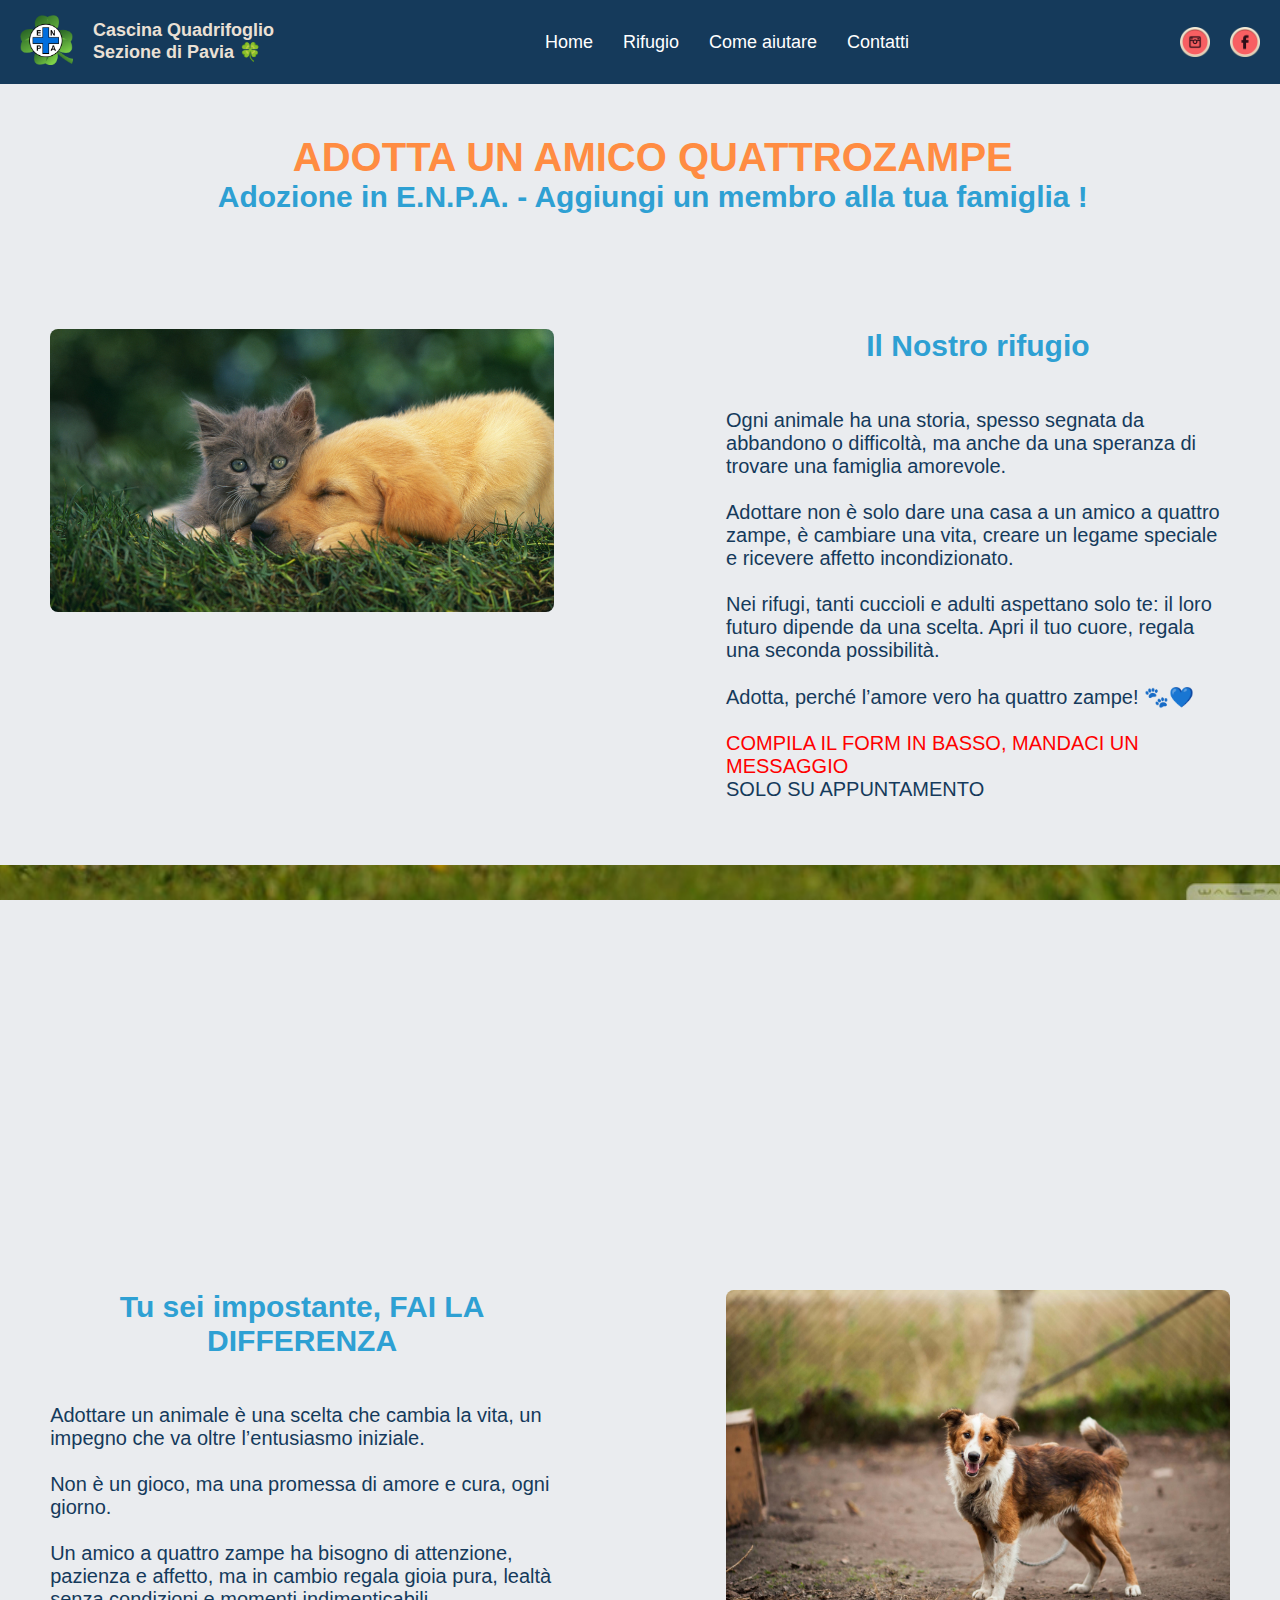
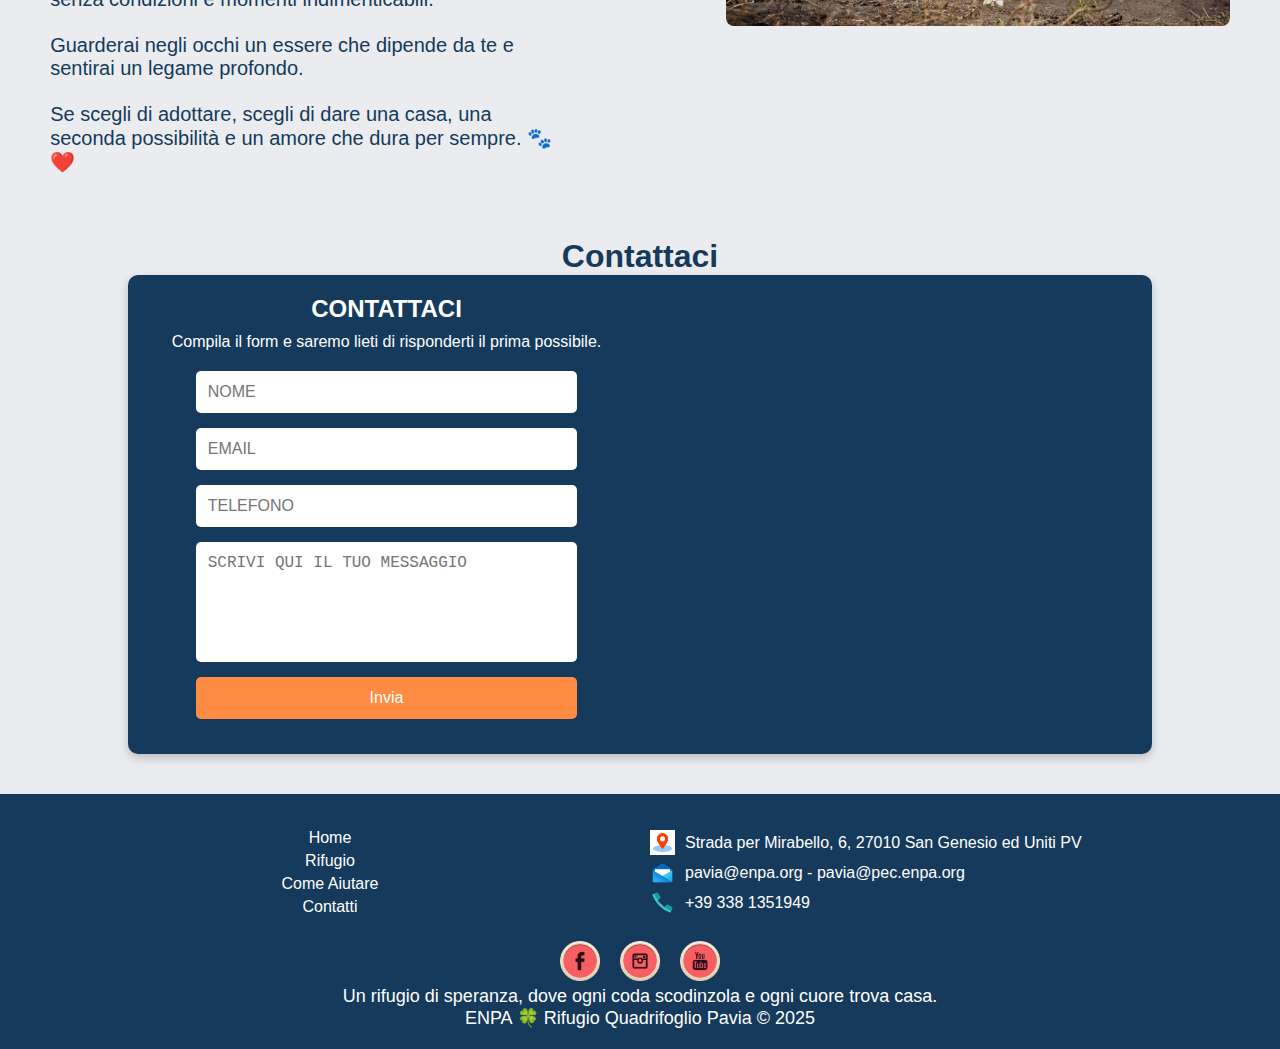
<file: adozioni.html>
<!DOCTYPE html>
<html lang="it">
<head>
    <meta charset="UTF-8">
    <meta name="viewport" content="width=device-width, initial-scale=1.0">
    <title>ENPA cascina quadrifoglio / canile</title>
    <style>
        /* Colori principali */
        :root {
            --blu-enpa: #2EA0D3;
            --bianco: #FFFFFF;
            --blu-notte: #153A5B;
            --grigio-chiaro: #EAECEF;
            --arancio-hover: #FF8C42;
            --rubino-notte: #C0392B;
        }
        * {
            margin: 0;
            padding: 0;
            box-sizing: border-box;
        }

        /* Stile generale */
        body {
            background-color: var(--grigio-chiaro);
            color: var(--blu-notte);
            font-family: Arial, sans-serif;
            text-align: center;
            margin: 0;
        }

        /* ======================================================================================= */
        /* ===                                       NAVBAR                                    === */
        /* ======================================================================================= */
        .navbar {
            display: flex;
            align-items: center;
            justify-content: space-between;
            background-color: #153A5B; /* Colore aggiornato */
            padding: 15px 20px;
        }

        /* Contenitore Logo + Testo */
        .logo-container {
            display: flex;
            align-items: center;
            gap: 20px;
        }

        /* Testo accanto al logo */
        .logo-text {
            text-align: left;
            font-size: 18px;
            line-height: 1.2;
            font-weight: bold;
            color: #EAE0D5; /* Beige caldo per migliorare la leggibilità */
        }

        .hamburger {
            cursor: pointer;
            flex-direction: column;
            gap: 5px;
            display: none; /* Ora è nascosto quando lo schermo è grande */
        }

        .hamburger div {
            width: 30px;
            height: 4px;
            background-color: white;
            transition: transform 0.3s ease-in-out;
        }

        .logo {
            text-align: right;
        }

        .logo img {
            height: 50px;
        }

        .nav-links {
            list-style: none;
            display: flex;
            justify-content: center;
            flex-grow: 1;
        }

        .nav-links li {
            margin: 0 15px;
        }

        .nav-links a {
            text-decoration: none;
            color: white;
            font-size: 18px;
            align: center;
            transition: color 0.3s ease-in-out;
            position: relative;
        }

        .nav-links a:hover {
            color: #ffcc00;
        }

        /* Effetto animato del pulsante */
        .nav-links a::before {
            content: '';
            position: absolute;
            width: 100%;
            height: 2px;
            background-color: #ffcc00;
            bottom: -3px;
            left: 0;
            transform: scaleX(0);
            transition: transform 0.3s ease-in-out;
        }

        .nav-links a:hover::before {
            transform: scaleX(1);
        }

        .social-icons {
            display: flex;
            gap: 15px;
          /*  margin-right: 100px; */ /* Aumentato lo spazio dal fondo della pagina */
        }

        .social-icon {
            width: 30px;
            height: 30px;
            display: block;
            background-size: cover;
            transition: transform 0.3s ease-in-out;
        }

        /* Personalizzazione delle icone social */
        .ig {
            background-image: url('img/instagram.png');
        }

        .fb {
            background-image: url('img/facebook.png');
        }

        .social-icon:hover {
            transform: scale(1.2);
        }

        /* Animazione del pulsante hamburger */
        .hamburger.active div:nth-child(1) {
            transform: translateY(6px) rotate(45deg);
        }

        .hamburger.active div:nth-child(2) {
            opacity: 0;
        }

        .hamburger.active div:nth-child(3) {
            transform: translateY(-6px) rotate(-45deg);
        }

        /* ======================================================================================= */
        /* ===                                 FINE NAVBAR                                     === */
        /* ======================================================================================= */

         /* Pulsante "Top" */
        .top-button {
            position: fixed;
            bottom: 20px;
            right: 20px;
            width: 60px;
            height: 60px;
            background-color: var(--blu-notte);
            border: none;
            border-radius: 50%;
            display: flex;
            align-items: center;
            justify-content: center;
            cursor: pointer;
            transition: opacity 0.3s ease-in-out, transform 0.3s ease-in-out;
            opacity: 0;
            visibility: hidden;
        }

        /* Logo nel pulsante */
        .top-button img {
            width: 30px;
            transition: transform 0.2s ease-in-out;
        }

        /* Effetto hover */
        .top-button:hover {
            background-color: var(--arancio-hover);
            transform: scale(1.1);
        }

        .top-button:hover img {
            transform: scale(1.2);
        }

        /* Quando è visibile */
        .top-button.show {
            opacity: 1;
            visibility: visible;
        }
        /* ======================================================================================= */
        /* ===                                    FORM                                         === */
        /* ======================================================================================= */

       /* ======================================================================================= */
        /* ===                                    FORM                                         === */
        /* ======================================================================================= */

 .volontariato_alto {
            width: 100%;
            height: 20vh;
						background-color: var(--grigio-chiaro);
            display: flex;
            flex-direction: column;
            justify-content: center;
            padding-left: 2%;
        }

        .volontariato_alto h1 {
            color: var(--arancio-hover);
            font-size: 40px;
        }

        .volontariato_alto h2 {
					color: var(--blu-enpa);
            font-size: 30px;
        }

        .volontariato_box, .volontariato_box2 {
            display: flex;
            flex-wrap: wrap;
            justify-content: space-between;
            padding: 40px 2%;
        }

        .volontariato_left, .volontariato_right,
        .volontariato_left2, .volontariato_right2 {
            width: 45%;
            padding: 2%;
        }

        .volontariato_right h2, .volontariato_left2 h2 {
            text-align: center;
            color: var(--blu-enpa);
            font-size: 30px;
        }

        .volontariato_right p, .volontariato_left2 p {
            text-align: left;
            font-size: 20px;
        }

        .volontariato_left img, .volontariato_right2 img {
            width: 100%;
            height: auto;
            border-radius: 8px;
        }

        /* Effetto parallasse */
        .volontariato_centrale {
            width: 100%;
            height: 40vh;
            background-image: url("img/2.jpg");
            background-size: cover;
            background-position: center;
            background-attachment: fixed;
        }

       /* ======================================================================================= */
        /* ===                                    FORM                                         === */
        /* ======================================================================================= */

        /* ======================================================================================= */
        /* ===                                    FORM                                         === */
        /* ======================================================================================= */
                /* Contenitore principale */
        .form-container {
            display: flex;
            width: 80%;
            margin: auto;
            background-color: var(--blu-notte);
            color: var(--bianco);
            border-radius: 10px;
            padding: 20px;
            gap: 30px;
            box-shadow: 0px 4px 10px rgba(0, 0, 0, 0.2);
            margin-bottom: 40px; /* Aggiunto spazio sotto */
        }

        /* Sezione form */
        .contact-form {
            width: 50%;
            display: flex;
            flex-direction: column;
            align-items: center;
        }

        .contact-form h2 {
            font-size: 24px;
            margin-bottom: 10px;
        }

        .contact-form p {
            font-size: 16px;
            margin-bottom: 20px;
        }

        .contact-form form {
            display: flex;
            flex-direction: column;
            width: 80%;
        }

        .contact-form input,
        .contact-form textarea {
            width: 100%;
            padding: 12px;
            margin-bottom: 15px;
            border: none;
            border-radius: 5px;
            font-size: 16px;
        }

        .contact-form textarea {
            height: 120px;
            resize: none;
        }

        .send-button {
            background-color: var(--arancio-hover);
            color: var(--bianco);
            padding: 12px;
            font-size: 18px;
            border: none;
            border-radius: 5px;
            cursor: pointer;
            transition: background-color 0.3s ease-in-out;
        }

        .send-button:hover {
            background-color: #D66D32;
        }

        /* Sezione mappa */
        .map {
            width: 50%;
        }

        .map iframe {
            width: 100%;
            height: 100%;
            border-radius: 10px;
            border: none;
        }
        /* ======================================================================================= */
        /* ===                                    FINE FORM                                    === */
        /* ======================================================================================= */

        /* ======================================================================================= */
        /* ===                                    FOOTER                                       === */
        /* ======================================================================================= */
                   /* Footer */
        footer {
            width: 100%;
            background-color: var(--blu-notte);
            color: var(--bianco);
            padding: 20px;
            font-size: 18px;
            display: flex;
            flex-direction: column;
            align-items: center;
        }

        /* Container unico per la sezione con link */
        .footer-content {
            display: flex;
            width: 100%;
            justify-content: space-between;
            align-items: center;
        }

        .footer-left, .footer-right {
            width: 50%;
            padding: 10px;
        }

        /* Link a sinistra */
        .footer-left a {
            display: block;
            text-decoration: none;
            color: var(--bianco);
            font-size: 16px;
            margin: 5px 0;
            transition: color 0.3s ease-in-out, transform 0.3s ease-in-out;
        }

        .footer-left a:hover {
            color: var(--arancio-hover);
            transform: scale(1.1);
        }

        /* Link con icona a destra */
        .footer-right a {
            display: flex;
            align-items: center;
            text-decoration: none;
            color: var(--bianco);
            font-size: 16px;
            margin: 5px 0;
            transition: color 0.3s ease-in-out;
        }

        .footer-right img {
            width: 25px;
            margin-right: 10px;
            transition: transform 0.3s ease-in-out;
        }

        .footer-right a:hover img {
            transform: scale(1.2);
        }

        /* Icone social in basso (100% width) */
        .footer-bottom {
            width: 100%;
            text-align: center;
            padding: 0; /* Rimosso padding per evitare bianco in basso */
            margin-top: 10px;
        }

        .social-icons {
            display: flex;
            justify-content: center;
            gap: 20px;
        }

        .icon img {
            width: 40px;
            transition: transform 0.3s ease-in-out;
        }

        .icon:hover img {
            transform: translateY(-10px) scale(1.1);
        }
        /* ======================================================================================= */
        /* ===                                  FINE FOOTER                                    === */
        /* ======================================================================================= */

        /* Responsività con menu hamburger */
        @media screen and (max-width: 767px) {
        /* ======================================================================================= */
        /* ===                                       NAVBAR                                    === */
        /* ======================================================================================= */
            .navbar {
                flex-direction: column;
                align-items: center;
            }

            .hamburger {
                display: flex; /* Adesso appare quando è piccolo */
                position: absolute;
                right: 20px;
                top: 15px;
            }

            .logo-container {
                flex-direction: column;
                align-items: center;
                text-align: center;
            }

            .logo {
                order: -1; /* Metto il logo sopra */
                text-align: center;
                margin-bottom: 10px;
            }

            .logo img {
                height: 60px;
            }

            .nav-links {
                flex-direction: column;
                margin: 15px 0;
                display: none;
            }

            .nav-links a {
            text-decoration: none;
            color: white;
            font-size: 38px;
            align: center;
            transition: color 0.3s ease-in-out;
            position: relative;
            }

            .nav-links.active {
                display: flex;
            }

            .social-icons {
                margin-top: 20px;
                display: flex;
                justify-content: center;
            }
        /* ======================================================================================= */
        /* ===                                 FINE NAVBAR                                     === */
        /* ======================================================================================= */

        .volontariato_box, .volontariato_box2 {
                flex-direction: column;
                align-items: center;
            }

            .volontariato_left, .volontariato_right,
            .volontariato_left2, .volontariato_right2 {
                width: 90%;
            }

        /* ======================================================================================= */
        /* ===                                    FORM                                         === */
        /* ======================================================================================= */
            .form-container {
                flex-direction: column;
                width: 90%;
            }

            .contact-form,
            .map {
                width: 100%;
            }
        /* ======================================================================================= */
        /* ===                                 FINE FORM                                       === */
        /* ======================================================================================= */

        }
    </style>
</head>
<body>
    <!-- ======================================================================================= -->
    <!-- ===                                       NAVBAR                                    === -->
    <!-- ======================================================================================= -->
    <nav class="navbar">
        <div class="logo-container">
            <div class="logo">
                <img src="img/ENPAquadrifoglio.png" alt="Logo ENPA">
            </div>
            <div class="logo-text">
                <p>Cascina Quadrifoglio</p>
                <p>Sezione di Pavia 🍀 </p>
            </div>
        </div>
        <div class="hamburger" onclick="toggleMenu()">
            <div></div>
            <div></div>
            <div></div>
        </div>
        <ul class="nav-links">
            <li><a href="index.html">Home</a></li>
            <li><a href="index.html#ilrifugio">Rifugio</a></li>
            <li><a href="index.html#services">Come aiutare</a></li>
            <li><a href="#contatti">Contatti</a></li>
        </ul>
        <div class="social-icons">
            <a href="https://www.instagram.com/enpa_pavia_cascinaquadrifoglio" class="social-icon ig"></a>
            <a href="https://www.facebook.com/cascinaquadrifogliorifugio" class="social-icon fb"></a>
        </div>
    </nav>
    <!-- ======================================================================================= -->
    <!-- ===                                  FINE NAVBAR                                    === -->
    <!-- ======================================================================================= -->

    <!-- Pulsante "Top" -->
    <button class="top-button" onclick="scrollToTop()">
        <img src="img/top-icon.png" alt="Torna su">
    </button>

    <!-- ======================================================================================= -->

    <!-- ======================================================================================= -->
<div class="volontariato_alto">
        <h1>ADOTTA UN AMICO QUATTROZAMPE</h1>
        <h2>Adozione in E.N.P.A. - Aggiungi un membro alla tua famiglia !</h2>
    </div>

    <div class="volontariato_box">
        <div class="volontariato_left">
            <img src="img/1.jpg" alt="Volontario">
        </div>
        <div class="volontariato_right">
            <h2>Il Nostro rifugio</h2>
            <p>
            	<br><br>
             	Ogni animale ha una storia, spesso segnata da abbandono o difficoltà, ma anche da una speranza di trovare una famiglia amorevole. 
						 	<br><br>
							Adottare non è solo dare una casa a un amico a quattro zampe, è cambiare una vita, creare un legame speciale e ricevere affetto incondizionato. 
						 	<br><br>
							Nei rifugi, tanti cuccioli e adulti aspettano solo te: il loro futuro dipende da una scelta. Apri il tuo cuore, regala una seconda possibilità. 
							<br><br>
							Adotta, perché l’amore vero ha quattro zampe! 🐾💙 
							<br><br>
							<span style="color: red"> COMPILA IL FORM IN BASSO, MANDACI UN MESSAGGIO  </span><br> <span style="color: var("--blu-notte")"> SOLO SU APPUNTAMENTO </span>


            </p>
        </div>
    </div>

    <div class="volontariato_centrale"></div>

<div class="volontariato_box2">
        <div class="volontariato_left2">
            <h2>Tu sei impostante, FAI LA DIFFERENZA</h2>
          	<p>
              <br><br> 
 							Adottare un animale è una scelta che cambia la vita, un impegno che va oltre l’entusiasmo iniziale.
              <br><br> 
							Non è un gioco, ma una promessa di amore e cura, ogni giorno.
              <br><br> 
							Un amico a quattro zampe ha bisogno di attenzione, pazienza e affetto, ma in cambio regala gioia pura, lealtà senza condizioni e momenti indimenticabili. 
              <br><br> 
							Guarderai negli occhi un essere che dipende da te e sentirai un legame profondo. 
							<br><br> 
							Se scegli di adottare, scegli di dare una casa, una seconda possibilità e un amore che dura per sempre. 🐾❤️
            </p>
        </div>
        <div class="volontariato_right2">
            <img src="img/pexels-robert-bogdan-156165-663573.jpg" alt="Volontariato">
        </div>
    </div>
    <!-- ======================================================================================= -->
    <!-- ===                                     FORM                                        === -->
    <!-- ======================================================================================= -->
    <h1>Contattaci</h1>

    <div class="form-container" id="contatti">
        <!-- Form contatti -->
        <div class="contact-form">
            <h2>CONTATTACI</h2>
            <p>Compila il form e saremo lieti di risponderti il prima possibile.</p>
            <form action="https://api.web3forms.com/submit" method="POST">
                <input type="hidden" name="access_key" value="62db2e30-e3d1-49f3-b147-6711e00fb763">
                <input type="hidden" name="subject" value="Messaggio inviato dal sito di ENPA Quadrifoglio">
                <input type="hidden" name="from_name" value="Enpa Cascina Quadrifoglio">
                <input type="hidden" name="redirect" value="https://web3forms.com/success">

                <input type="text" name="name" placeholder="NOME" required>
                <input type="email" name="email" placeholder="EMAIL" required>
                <input type="text" name="phone" placeholder="TELEFONO" required>
                <textarea name="message" placeholder="SCRIVI QUI IL TUO MESSAGGIO" required></textarea>

                <input type="submit" value="Invia" class="send-button">
            </form>
        </div>

        <!-- Mappa -->
        <div class="map">
            <iframe src="https://www.google.com/maps/embed?pb=!1m18!1m12!1m3!1d2809.698922315636!2d9.160410875499622!3d45.23365774879247!2m3!1f0!2f0!3f0!3m2!1i1024!2i768!4f13.1!3m3!1m2!1s0x4786d878a3181c51%3A0xc1219e5953fd4df3!2sE.N.P.A.%20Pavia!5e0!3m2!1sit!2sit!4v1732052443654!5m2!1sit!2sit"
                loading="lazy" allowfullscreen>
            </iframe>
        </div>
    </div>
    <!-- ======================================================================================= -->
    <!-- ===                                   FINE FORM                                     === -->
    <!-- ======================================================================================= -->


    <!-- ======================================================================================= -->
    <!-- ===                                     FOOTER                                      === -->
    <!-- ======================================================================================= -->
    <footer>
        <div class="footer-content">
            <div class="footer-left">
							<a href="index.html">Home</a>
							<a href="index.html#ilrifugio">Rifugio</a>
                            <a href="index.html#services\">Come Aiutare</a>
                            <a href="#contatti">Contatti</a>
            </div>
            <div class="footer-right">
                <a href="https://maps.google.com/?q=Strada+per+Mirabello,+6,+27010+San+Genesio+ed+Uniti+PV" target="_blank"><img src="img/icons8-location2.gif" alt="Luogo">Strada per Mirabello, 6, 27010 San Genesio ed Uniti PV</a>
                <a href="mailto:pavia@enpa.org,pavia@pec.enpa.org"><img src="img/icons8-email2.gif" alt="Email">pavia@enpa.org - pavia@pec.enpa.org</a>
                <a href="tel:+393381351949"><img src="img/icons8-phone.gif" alt="Telefono">+39 338 1351949</a>
            </div>
        </div>

        <div class="footer-bottom">
            <div class="social-icons">
                <a href="https://www.facebook.com/cascinaquadrifogliorifugio" class="icon facebook"><img src="img/facebook.png" alt="Facebook"></a>
                <a href="https://www.facebook.com/cascinaquadrifogliorifugio" class="icon instagram"><img src="img/instagram.png" alt="Instagram"></a>
                <a href="https://www.youtube.com/watch?v=4bkQIQ1iQbk" class="icon youtube"><img src="img/Uiconstock-Flatin-Social-Youtube.256.png" alt="PayPal"></a>
            </div>
						<p>Un rifugio di speranza, dove ogni coda scodinzola e ogni cuore trova casa. </p>
						<p>ENPA 🍀 Rifugio Quadrifoglio Pavia &copy; 2025 </p>
        </div>
    </footer>
    <!-- ======================================================================================= -->
    <!-- ===                                  FINE FOOTER                                    === -->
    <!-- ======================================================================================= -->
    <script>
        function toggleMenu() {
            document.querySelector('.hamburger').classList.toggle('active');
            document.querySelector('.nav-links').classList.toggle('active');
        }
    </script>

    <script>
        // Mostra il pulsante quando si scorre verso il basso
        window.addEventListener("scroll", function () {
            var topButton = document.querySelector(".top-button");
            if (window.scrollY > 100) {
                topButton.classList.add("show");
            } else {
                topButton.classList.remove("show");
            }
        });

        // Funzione per tornare in alto
        function scrollToTop() {
            window.scrollTo({ top: 0, behavior: "smooth" });
        }
    </script>
</body>
</html>
</file>
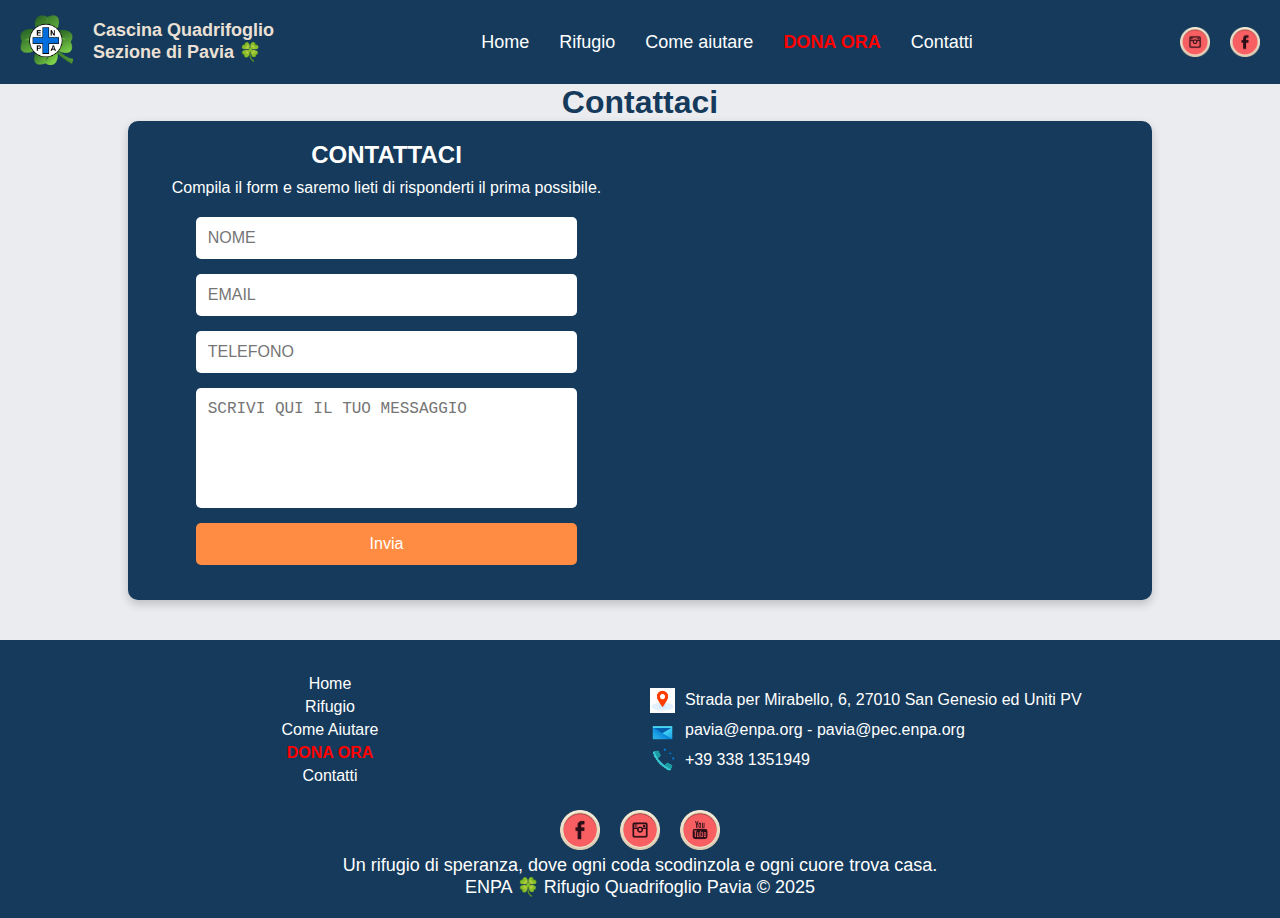
<file: campione.html>
<!DOCTYPE html>
<html lang="it">
<head>
    <meta charset="UTF-8">
    <meta name="viewport" content="width=device-width, initial-scale=1.0">
    <title>E.N.P.A. Cascina Quadrifoglio</title>
        <link rel="stylesheet" href="css/campione.css">
</head>
<body>
    <!-- ======================================================================================= -->
    <!-- ===                                       NAVBAR                                    === -->
    <!-- ======================================================================================= -->
    <nav class="navbar">
        <div class="logo-container">
            <div class="logo">
                <img src="img/ENPAquadrifoglio.png" alt="Logo ENPA">
            </div>
            <div class="logo-text">
                <p>Cascina Quadrifoglio</p>
                <p>Sezione di Pavia 🍀 </p>
            </div>
        </div>
        <div class="hamburger" onclick="toggleMenu()">
            <div></div>
            <div></div>
            <div></div>
        </div>
        <ul class="nav-links">
            <li><a href="index.html">Home</a></li>
            <li><a href="#ilrifugio">Rifugio</a></li>
            <li><a href="#services">Come aiutare</a></li>
            <li><a href="donazioni.html">DONA ORA</a></li>
            <li><a href="#contatti">Contatti</a></li>
        </ul>
        <div class="social-icons">
            <a href="https://www.instagram.com/enpa_pavia_cascinaquadrifoglio" class="social-icon ig"></a>
            <a href="https://www.facebook.com/cascinaquadrifogliorifugio" class="social-icon fb"></a>
        </div>
    </nav>
    <!-- ======================================================================================= -->
    <!-- ===                                  FINE NAVBAR                                    === -->
    <!-- ======================================================================================= -->

    <!-- ======================================================================================= -->
    <!-- ===                                  PULSANTE TOP                                   === -->
    <!-- ======================================================================================= -->
    <!-- Pulsante "Top" -->
    <button class="top-button" onclick="scrollToTop()">
        <img src="img/top-icon.png" alt="Torna su">
    </button>

    <!-- ======================================================================================= -->
    <!-- ===                                 FINE PULSANTE TOP                               === -->
    <!-- ======================================================================================= -->


    <!-- ======================================================================================= -->
    <!-- ===                                     FORM                                        === -->
    <!-- ======================================================================================= -->
    <h1>Contattaci</h1>

    <div class="form-container" id="contatti">
        <!-- Form contatti -->
        <div class="contact-form">
            <h2>CONTATTACI</h2>
            <p>Compila il form e saremo lieti di risponderti il prima possibile.</p>
            <!--
              questo form é limitato a 250 mail al mese
              https://web3forms.com/#start
            -->
            <form action="https://api.web3forms.com/submit" method="POST">
            <!-- REQUIRED: Your Access key here. Don't worry this can be public -->
            <!-- Replace with your Access Key -->
                <input type="hidden" name="access_key" value="62db2e30-e3d1-49f3-b147-6711e00fb763">
            <!-- Optional: Subject an be prefilled using type="hidden"
                or type="text" for normal user submitted input -->
                <input type="hidden" name="subject" value="Messaggio inviato dal sito di ENPA Quadrifoglio">
                <input type="hidden" name="from_name" value="Enpa Cascina Quadrifoglio">
                <input type="hidden" name="redirect" value="https://web3forms.com/success">

                <input type="text" name="name" placeholder="NOME" required>
                <input type="email" name="email" placeholder="EMAIL" required>
                <input type="text" name="phone" placeholder="TELEFONO" required>
                <textarea name="message" placeholder="SCRIVI QUI IL TUO MESSAGGIO" required></textarea>

                <input type="submit" value="Invia" class="send-button">
            </form>
        </div>

        <!-- Mappa -->
        <div class="map">
            <iframe src="https://www.google.com/maps/embed?pb=!1m18!1m12!1m3!1d2809.698922315636!2d9.160410875499622!3d45.23365774879247!2m3!1f0!2f0!3f0!3m2!1i1024!2i768!4f13.1!3m3!1m2!1s0x4786d878a3181c51%3A0xc1219e5953fd4df3!2sE.N.P.A.%20Pavia!5e0!3m2!1sit!2sit!4v1732052443654!5m2!1sit!2sit"
                loading="lazy" allowfullscreen>
            </iframe>
        </div>
    </div>
    <!-- ======================================================================================= -->
    <!-- ===                                   FINE FORM                                     === -->
    <!-- ======================================================================================= -->


    <!-- ======================================================================================= -->
    <!-- ===                                     FOOTER                                      === -->
    <!-- ======================================================================================= -->
    <footer>
        <div class="footer-content">
            <div class="footer-left">
							<a href="index.html">Home</a>
							<a href="index.html#ilrifugio">Rifugio</a>
                            <a href="index.html#services">Come Aiutare</a>
                            <a href="donazioni.html">DONA ORA</a>
                            <a href="index.html#contatti">Contatti</a>
            </div>
            <div class="footer-right">
                <a href="https://maps.google.com/?q=Strada+per+Mirabello,+6,+27010+San+Genesio+ed+Uniti+PV" target="_blank"><img src="img/icons8-location2.gif" alt="Luogo">Strada per Mirabello, 6, 27010 San Genesio ed Uniti PV</a>
                <a href="mailto:pavia@enpa.org,pavia@pec.enpa.org"><img src="img/icons8-email2.gif" alt="Email">pavia@enpa.org - pavia@pec.enpa.org</a>
                <a href="tel:+393381351949"><img src="img/icons8-phone.gif" alt="Telefono">+39 338 1351949</a>
            </div>
        </div>

        <div class="footer-bottom">
            <div class="social-icons">
                <a href="https://www.facebook.com/cascinaquadrifogliorifugio" class="icon facebook"><img src="img/facebook.png" alt="Facebook"></a>
                <a href="https://www.instagram.com/enpa_pavia_cascinaquadrifoglio" class="icon instagram"><img src="img/instagram.png" alt="Instagram"></a>
                <a href="https://www.youtube.com/watch?v=4bkQIQ1iQbk" class="icon youtube"><img src="img/Uiconstock-Flatin-Social-Youtube.256.png" alt="PayPal"></a>
            </div>
						<p>Un rifugio di speranza, dove ogni coda scodinzola e ogni cuore trova casa. </p>
						<p>ENPA 🍀 Rifugio Quadrifoglio Pavia &copy; 2025 </p>
        </div>
    </footer>
    <!-- ======================================================================================= -->
    <!-- ===                                  FINE FOOTER                                    === -->
    <!-- ======================================================================================= -->

    <script src="js/menu.js"></script>
    <script src="js/pulsante.js"></script>
    <script src="js/carosello.js"></script>
</body>
</html>
</file>
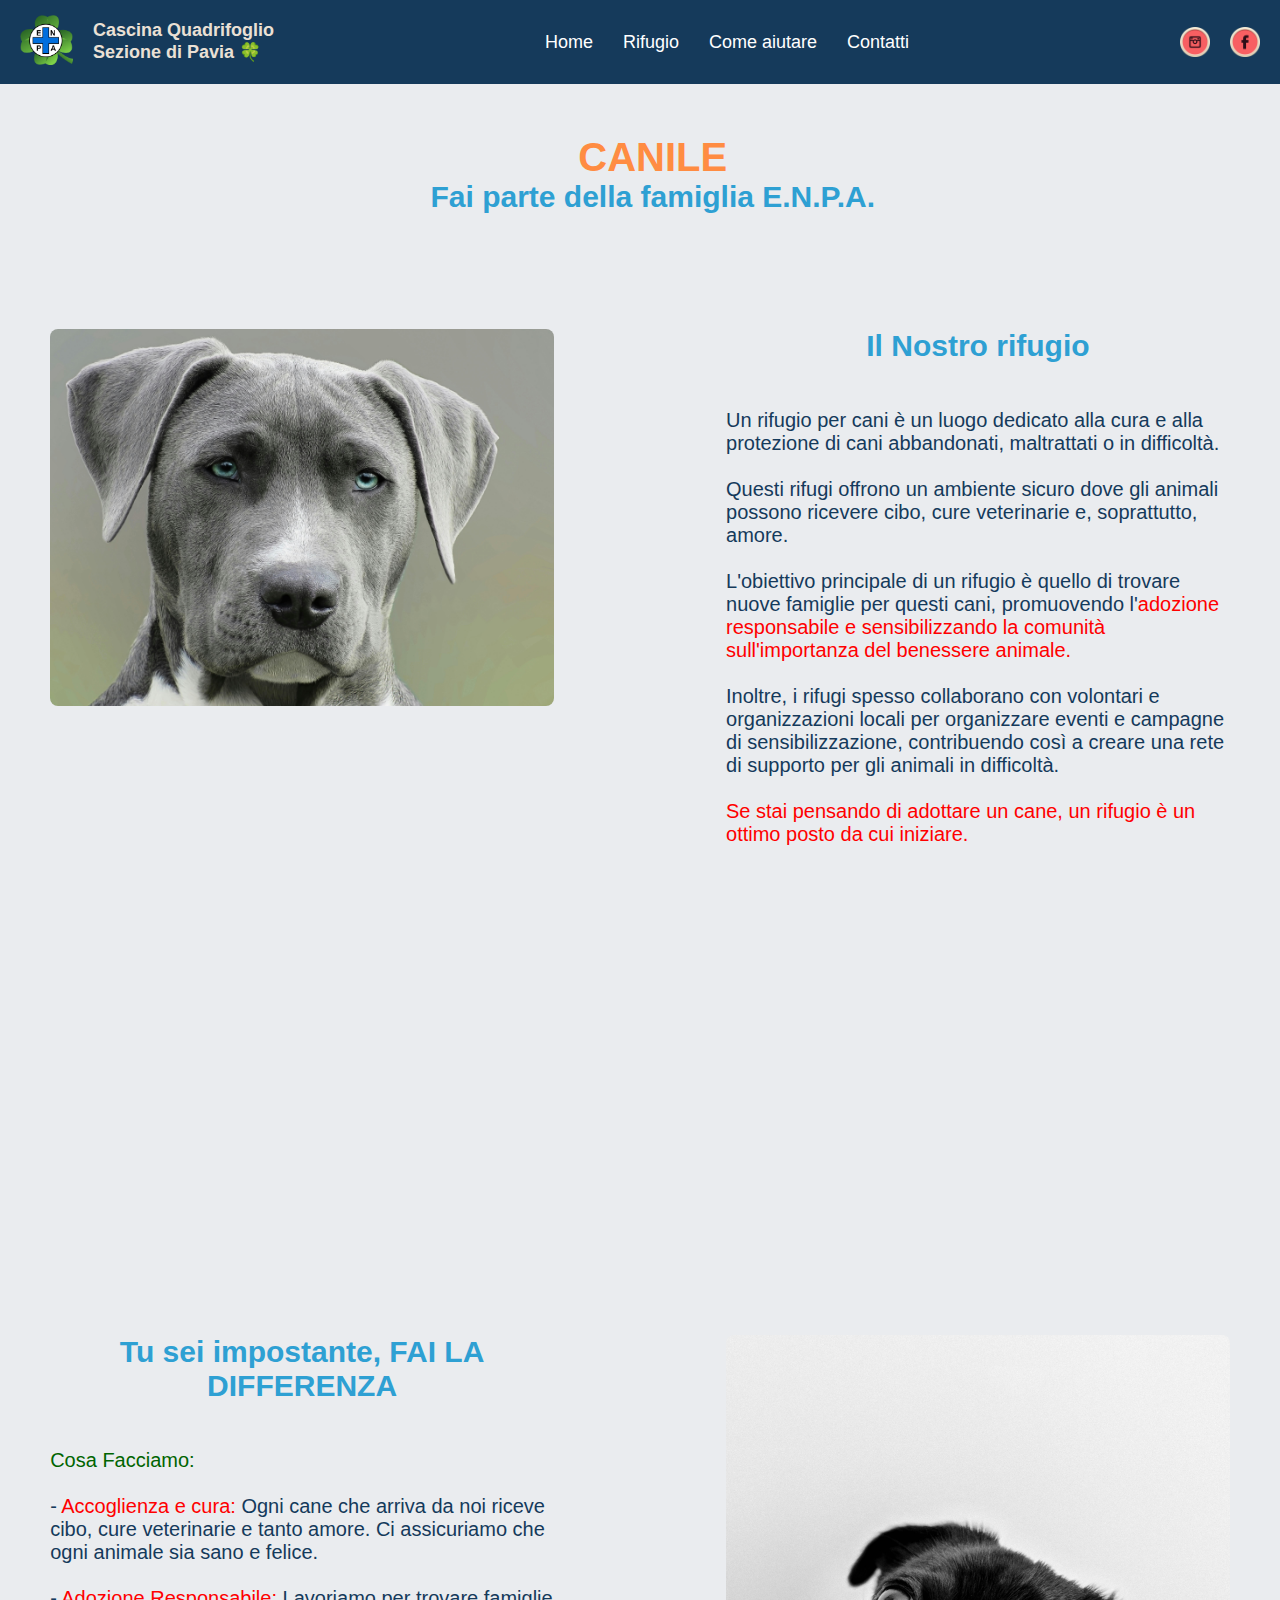
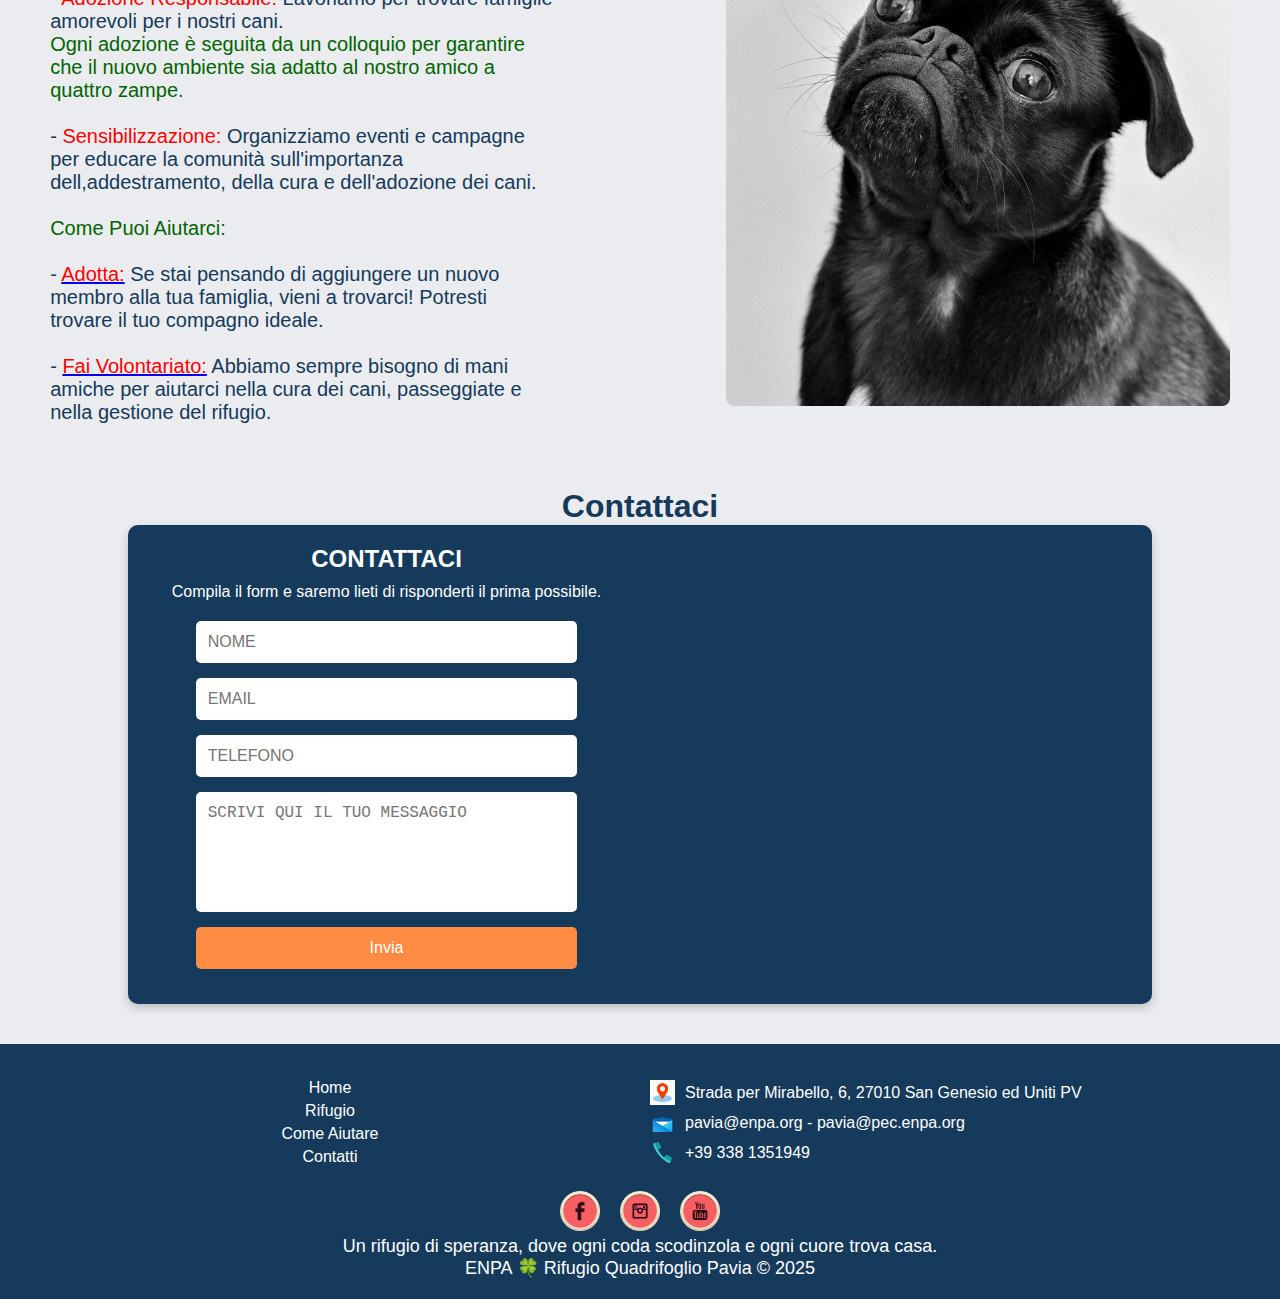
<file: canile.html>
<!DOCTYPE html>
<html lang="it">
<head>
    <meta charset="UTF-8">
    <meta name="viewport" content="width=device-width, initial-scale=1.0">
    <title>ENPA cascina quadrifoglio / canile</title>
    <style>
        /* Colori principali */
        :root {
            --blu-enpa: #2EA0D3;
            --bianco: #FFFFFF;
            --blu-notte: #153A5B;
            --grigio-chiaro: #EAECEF;
            --arancio-hover: #FF8C42;
            --rubino-notte: #C0392B;
        }
        * {
            margin: 0;
            padding: 0;
            box-sizing: border-box;
        }

        /* Stile generale */
        body {
            background-color: var(--grigio-chiaro);
            color: var(--blu-notte);
            font-family: Arial, sans-serif;
            text-align: center;
            margin: 0;
        }

        /* ======================================================================================= */
        /* ===                                       NAVBAR                                    === */
        /* ======================================================================================= */
        .navbar {
            display: flex;
            align-items: center;
            justify-content: space-between;
            background-color: #153A5B; /* Colore aggiornato */
            padding: 15px 20px;
        }

        /* Contenitore Logo + Testo */
        .logo-container {
            display: flex;
            align-items: center;
            gap: 20px;
        }

        /* Testo accanto al logo */
        .logo-text {
            text-align: left;
            font-size: 18px;
            line-height: 1.2;
            font-weight: bold;
            color: #EAE0D5; /* Beige caldo per migliorare la leggibilità */
        }

        .hamburger {
            cursor: pointer;
            flex-direction: column;
            gap: 5px;
            display: none; /* Ora è nascosto quando lo schermo è grande */
        }

        .hamburger div {
            width: 30px;
            height: 4px;
            background-color: white;
            transition: transform 0.3s ease-in-out;
        }

        .logo {
            text-align: right;
        }

        .logo img {
            height: 50px;
        }

        .nav-links {
            list-style: none;
            display: flex;
            justify-content: center;
            flex-grow: 1;
        }

        .nav-links li {
            margin: 0 15px;
        }

        .nav-links a {
            text-decoration: none;
            color: white;
            font-size: 18px;
            align: center;
            transition: color 0.3s ease-in-out;
            position: relative;
        }

        .nav-links a:hover {
            color: #ffcc00;
        }

        /* Effetto animato del pulsante */
        .nav-links a::before {
            content: '';
            position: absolute;
            width: 100%;
            height: 2px;
            background-color: #ffcc00;
            bottom: -3px;
            left: 0;
            transform: scaleX(0);
            transition: transform 0.3s ease-in-out;
        }

        .nav-links a:hover::before {
            transform: scaleX(1);
        }

        .social-icons {
            display: flex;
            gap: 15px;
          /*  margin-right: 100px; */ /* Aumentato lo spazio dal fondo della pagina */
        }

        .social-icon {
            width: 30px;
            height: 30px;
            display: block;
            background-size: cover;
            transition: transform 0.3s ease-in-out;
        }

        /* Personalizzazione delle icone social */
        .ig {
            background-image: url('img/instagram.png');
        }

        .fb {
            background-image: url('img/facebook.png');
        }

        .social-icon:hover {
            transform: scale(1.2);
        }

        /* Animazione del pulsante hamburger */
        .hamburger.active div:nth-child(1) {
            transform: translateY(6px) rotate(45deg);
        }

        .hamburger.active div:nth-child(2) {
            opacity: 0;
        }

        .hamburger.active div:nth-child(3) {
            transform: translateY(-6px) rotate(-45deg);
        }

        /* ======================================================================================= */
        /* ===                                 FINE NAVBAR                                     === */
        /* ======================================================================================= */

         /* Pulsante "Top" */
        .top-button {
            position: fixed;
            bottom: 20px;
            right: 20px;
            width: 60px;
            height: 60px;
            background-color: var(--blu-notte);
            border: none;
            border-radius: 50%;
            display: flex;
            align-items: center;
            justify-content: center;
            cursor: pointer;
            transition: opacity 0.3s ease-in-out, transform 0.3s ease-in-out;
            opacity: 0;
            visibility: hidden;
        }

        /* Logo nel pulsante */
        .top-button img {
            width: 30px;
            transition: transform 0.2s ease-in-out;
        }

        /* Effetto hover */
        .top-button:hover {
            background-color: var(--arancio-hover);
            transform: scale(1.1);
        }

        .top-button:hover img {
            transform: scale(1.2);
        }

        /* Quando è visibile */
        .top-button.show {
            opacity: 1;
            visibility: visible;
        }
        /* ======================================================================================= */
        /* ===                                    FORM                                         === */
        /* ======================================================================================= */

       /* ======================================================================================= */
        /* ===                                    FORM                                         === */
        /* ======================================================================================= */

 .volontariato_alto {
            width: 100%;
            height: 20vh;
						background-color: var(--grigio-chiaro);
            display: flex;
            flex-direction: column;
            justify-content: center;
            padding-left: 2%;
        }

        .volontariato_alto h1 {
            color: var(--arancio-hover);
            font-size: 40px;
        }

        .volontariato_alto h2 {
					color: var(--blu-enpa);
            font-size: 30px;
        }

        .volontariato_box, .volontariato_box2 {
            display: flex;
            flex-wrap: wrap;
            justify-content: space-between;
            padding: 40px 2%;
        }

        .volontariato_left, .volontariato_right,
        .volontariato_left2, .volontariato_right2 {
            width: 45%;
            padding: 2%;
        }

        .volontariato_right h2, .volontariato_left2 h2 {
            text-align: center;
            color: var(--blu-enpa);
            font-size: 30px;
        }

        .volontariato_right p, .volontariato_left2 p {
            text-align: left;
            font-size: 20px;
        }

        .volontariato_left img, .volontariato_right2 img {
            width: 100%;
            height: auto;
            border-radius: 8px;
        }

        /* Effetto parallasse */
        .volontariato_centrale {
            width: 100%;
            height: 40vh;
            background-image: url("img/dogs-1501962_1920.jpg");
            background-size: cover;
            background-position: center;
            background-attachment: fixed;
        }

       /* ======================================================================================= */
        /* ===                                    FORM                                         === */
        /* ======================================================================================= */

        /* ======================================================================================= */
        /* ===                                    FORM                                         === */
        /* ======================================================================================= */
                /* Contenitore principale */
        .form-container {
            display: flex;
            width: 80%;
            margin: auto;
            background-color: var(--blu-notte);
            color: var(--bianco);
            border-radius: 10px;
            padding: 20px;
            gap: 30px;
            box-shadow: 0px 4px 10px rgba(0, 0, 0, 0.2);
            margin-bottom: 40px; /* Aggiunto spazio sotto */
        }

        /* Sezione form */
        .contact-form {
            width: 50%;
            display: flex;
            flex-direction: column;
            align-items: center;
        }

        .contact-form h2 {
            font-size: 24px;
            margin-bottom: 10px;
        }

        .contact-form p {
            font-size: 16px;
            margin-bottom: 20px;
        }

        .contact-form form {
            display: flex;
            flex-direction: column;
            width: 80%;
        }

        .contact-form input,
        .contact-form textarea {
            width: 100%;
            padding: 12px;
            margin-bottom: 15px;
            border: none;
            border-radius: 5px;
            font-size: 16px;
        }

        .contact-form textarea {
            height: 120px;
            resize: none;
        }

        .send-button {
            background-color: var(--arancio-hover);
            color: var(--bianco);
            padding: 12px;
            font-size: 18px;
            border: none;
            border-radius: 5px;
            cursor: pointer;
            transition: background-color 0.3s ease-in-out;
        }

        .send-button:hover {
            background-color: #D66D32;
        }

        /* Sezione mappa */
        .map {
            width: 50%;
        }

        .map iframe {
            width: 100%;
            height: 100%;
            border-radius: 10px;
            border: none;
        }
        /* ======================================================================================= */
        /* ===                                    FINE FORM                                    === */
        /* ======================================================================================= */

        /* ======================================================================================= */
        /* ===                                    FOOTER                                       === */
        /* ======================================================================================= */
                   /* Footer */
        footer {
            width: 100%;
            background-color: var(--blu-notte);
            color: var(--bianco);
            padding: 20px;
            font-size: 18px;
            display: flex;
            flex-direction: column;
            align-items: center;
        }

        /* Container unico per la sezione con link */
        .footer-content {
            display: flex;
            width: 100%;
            justify-content: space-between;
            align-items: center;
        }

        .footer-left, .footer-right {
            width: 50%;
            padding: 10px;
        }

        /* Link a sinistra */
        .footer-left a {
            display: block;
            text-decoration: none;
            color: var(--bianco);
            font-size: 16px;
            margin: 5px 0;
            transition: color 0.3s ease-in-out, transform 0.3s ease-in-out;
        }

        .footer-left a:hover {
            color: var(--arancio-hover);
            transform: scale(1.1);
        }

        /* Link con icona a destra */
        .footer-right a {
            display: flex;
            align-items: center;
            text-decoration: none;
            color: var(--bianco);
            font-size: 16px;
            margin: 5px 0;
            transition: color 0.3s ease-in-out;
        }

        .footer-right img {
            width: 25px;
            margin-right: 10px;
            transition: transform 0.3s ease-in-out;
        }

        .footer-right a:hover img {
            transform: scale(1.2);
        }

        /* Icone social in basso (100% width) */
        .footer-bottom {
            width: 100%;
            text-align: center;
            padding: 0; /* Rimosso padding per evitare bianco in basso */
            margin-top: 10px;
        }

        .social-icons {
            display: flex;
            justify-content: center;
            gap: 20px;
        }

        .icon img {
            width: 40px;
            transition: transform 0.3s ease-in-out;
        }

        .icon:hover img {
            transform: translateY(-10px) scale(1.1);
        }
        /* ======================================================================================= */
        /* ===                                  FINE FOOTER                                    === */
        /* ======================================================================================= */

        /* Responsività con menu hamburger */
        @media screen and (max-width: 767px) {
        /* ======================================================================================= */
        /* ===                                       NAVBAR                                    === */
        /* ======================================================================================= */
            .navbar {
                flex-direction: column;
                align-items: center;
            }

            .hamburger {
                display: flex; /* Adesso appare quando è piccolo */
                position: absolute;
                right: 20px;
                top: 15px;
            }

            .logo-container {
                flex-direction: column;
                align-items: center;
                text-align: center;
            }

            .logo {
                order: -1; /* Metto il logo sopra */
                text-align: center;
                margin-bottom: 10px;
            }

            .logo img {
                height: 60px;
            }

            .nav-links {
                flex-direction: column;
                margin: 15px 0;
                display: none;
            }

            .nav-links a {
            text-decoration: none;
            color: white;
            font-size: 38px;
            align: center;
            transition: color 0.3s ease-in-out;
            position: relative;
            }

            .nav-links.active {
                display: flex;
            }

            .social-icons {
                margin-top: 20px;
                display: flex;
                justify-content: center;
            }
        /* ======================================================================================= */
        /* ===                                 FINE NAVBAR                                     === */
        /* ======================================================================================= */

        .volontariato_box, .volontariato_box2 {
                flex-direction: column;
                align-items: center;
            }

            .volontariato_left, .volontariato_right,
            .volontariato_left2, .volontariato_right2 {
                width: 90%;
            }

        /* ======================================================================================= */
        /* ===                                    FORM                                         === */
        /* ======================================================================================= */
            .form-container {
                flex-direction: column;
                width: 90%;
            }

            .contact-form,
            .map {
                width: 100%;
            }
        /* ======================================================================================= */
        /* ===                                 FINE FORM                                       === */
        /* ======================================================================================= */

        }
    </style>
</head>
<body>
    <!-- ======================================================================================= -->
    <!-- ===                                       NAVBAR                                    === -->
    <!-- ======================================================================================= -->
    <nav class="navbar">
        <div class="logo-container">
            <div class="logo">
                <img src="img/ENPAquadrifoglio.png" alt="Logo ENPA">
            </div>
            <div class="logo-text">
                <p>Cascina Quadrifoglio</p>
                <p>Sezione di Pavia 🍀 </p>
            </div>
        </div>
        <div class="hamburger" onclick="toggleMenu()">
            <div></div>
            <div></div>
            <div></div>
        </div>
        <ul class="nav-links">
            <li><a href="index.html">Home</a></li>
            <li><a href="index.html#ilrifugio">Rifugio</a></li>
            <li><a href="index.html#services">Come aiutare</a></li>
            <li><a href="#contatti">Contatti</a></li>
        </ul>
        <div class="social-icons">
            <a href="https://www.instagram.com/enpa_pavia_cascinaquadrifoglio" class="social-icon ig"></a>
            <a href="https://www.facebook.com/cascinaquadrifogliorifugio" class="social-icon fb"></a>
        </div>
    </nav>
    <!-- ======================================================================================= -->
    <!-- ===                                  FINE NAVBAR                                    === -->
    <!-- ======================================================================================= -->

    <!-- Pulsante "Top" -->
    <button class="top-button" onclick="scrollToTop()">
        <img src="img/top-icon.png" alt="Torna su">
    </button>

    <!-- ======================================================================================= -->

    <!-- ======================================================================================= -->
<div class="volontariato_alto">
        <h1>CANILE</h1>
        <h2>Fai parte della famiglia E.N.P.A.</h2>
    </div>

    <div class="volontariato_box">
        <div class="volontariato_left">
            <img src="img/pexels-alexandru-rotariu-230845-733416.jpg" alt="Volontario">
        </div>
        <div class="volontariato_right">
            <h2>Il Nostro rifugio</h2>
            <p>
                <br><br>
                Un rifugio per cani è un luogo dedicato alla cura e alla protezione di cani abbandonati, maltrattati o in difficoltà.
				<br><br>
				Questi rifugi offrono un ambiente sicuro dove gli animali possono ricevere cibo, cure veterinarie e, soprattutto, amore.
				<br><br>
				L'obiettivo principale di un rifugio è quello di trovare nuove famiglie per questi cani, 
				promuovendo l'<span style="color: red">adozione responsabile e sensibilizzando la comunità sull'importanza del benessere animale.</span>
				<br><br>
				Inoltre, i rifugi spesso collaborano con volontari e organizzazioni locali per organizzare eventi e 
				campagne di sensibilizzazione, contribuendo così a creare una rete di supporto per gli animali in difficoltà.
				<br><br>
				<span style="color: red">Se stai pensando di adottare un cane, un rifugio è un ottimo posto da cui iniziare.</span>               
            </p>
        </div>
    </div>

    <div class="volontariato_centrale"></div>

<div class="volontariato_box2">
        <div class="volontariato_left2">
            <h2>Tu sei impostante, FAI LA DIFFERENZA</h2>
                        <p>
                            <br><br>
							<span style="color: #006400">Cosa Facciamo: </span>
                            <br><br>
							- <span style="color: red">Accoglienza e cura: </span>Ogni cane che arriva da noi riceve cibo, cure veterinarie e tanto amore.
								Ci assicuriamo che ogni animale sia sano e felice.
                                <br><br>
							- <span style="color: red">Adozione Responsabile: </span> Lavoriamo per trovare famiglie amorevoli per i nostri cani.
                            <br>
                            <span style="color: #006400">Ogni adozione è seguita da un colloquio per garantire che il nuovo ambiente sia adatto al nostro amico a quattro zampe.</span>
                            <br><br>
							- <span style="color: red">Sensibilizzazione: </span> Organizziamo eventi e campagne per educare la comunità sull'importanza dell,addestramento, della cura e dell'adozione dei 	cani.
                            <br><br>
							<span style="color: #006400">Come Puoi Aiutarci:</span>
                            <br><br>
							- <a href="adozione.html" class="btn"><span style="color: red">Adotta:</span></a> Se stai pensando di aggiungere un nuovo membro alla tua famiglia, vieni a trovarci! Potresti trovare il tuo compagno ideale.
                            <br><br>
							- <a href="volontario.html" class="btn"><span style="color: red">Fai Volontariato:</span></a>  Abbiamo sempre bisogno di mani amiche per aiutarci nella cura dei cani, passeggiate e nella gestione del rifugio.

                        </p>
        </div>
        <div class="volontariato_right2">
            <img src="img/pexels-charlesdeluvio-1851164.jpg" alt="Volontariato">
        </div>
    </div>
    <!-- ======================================================================================= -->
    <!-- ===                                     FORM                                        === -->
    <!-- ======================================================================================= -->
    <h1>Contattaci</h1>

    <div class="form-container" id="contatti">
        <!-- Form contatti -->
        <div class="contact-form">
            <h2>CONTATTACI</h2>
            <p>Compila il form e saremo lieti di risponderti il prima possibile.</p>
            <form action="https://api.web3forms.com/submit" method="POST">
                <input type="hidden" name="access_key" value="62db2e30-e3d1-49f3-b147-6711e00fb763">
                <input type="hidden" name="subject" value="Messaggio inviato dal sito di ENPA Quadrifoglio">
                <input type="hidden" name="from_name" value="Enpa Cascina Quadrifoglio">
                <input type="hidden" name="redirect" value="https://web3forms.com/success">

                <input type="text" name="name" placeholder="NOME" required>
                <input type="email" name="email" placeholder="EMAIL" required>
                <input type="text" name="phone" placeholder="TELEFONO" required>
                <textarea name="message" placeholder="SCRIVI QUI IL TUO MESSAGGIO" required></textarea>

                <input type="submit" value="Invia" class="send-button">
            </form>
        </div>

        <!-- Mappa -->
        <div class="map">
            <iframe src="https://www.google.com/maps/embed?pb=!1m18!1m12!1m3!1d2809.698922315636!2d9.160410875499622!3d45.23365774879247!2m3!1f0!2f0!3f0!3m2!1i1024!2i768!4f13.1!3m3!1m2!1s0x4786d878a3181c51%3A0xc1219e5953fd4df3!2sE.N.P.A.%20Pavia!5e0!3m2!1sit!2sit!4v1732052443654!5m2!1sit!2sit"
                loading="lazy" allowfullscreen>
            </iframe>
        </div>
    </div>
    <!-- ======================================================================================= -->
    <!-- ===                                   FINE FORM                                     === -->
    <!-- ======================================================================================= -->


    <!-- ======================================================================================= -->
    <!-- ===                                     FOOTER                                      === -->
    <!-- ======================================================================================= -->
    <footer>
        <div class="footer-content">
            <div class="footer-left">
							<a href="index.html">Home</a>
							<a href="index.html#ilrifugio">Rifugio</a>
                            <a href="index.html#services\">Come Aiutare</a>
                            <a href="#contatti">Contatti</a>
            </div>
            <div class="footer-right">
                <a href="https://maps.google.com/?q=Strada+per+Mirabello,+6,+27010+San+Genesio+ed+Uniti+PV" target="_blank"><img src="img/icons8-location2.gif" alt="Luogo">Strada per Mirabello, 6, 27010 San Genesio ed Uniti PV</a>
                <a href="mailto:pavia@enpa.org,pavia@pec.enpa.org"><img src="img/icons8-email2.gif" alt="Email">pavia@enpa.org - pavia@pec.enpa.org</a>
                <a href="tel:+393381351949"><img src="img/icons8-phone.gif" alt="Telefono">+39 338 1351949</a>
            </div>
        </div>

        <div class="footer-bottom">
            <div class="social-icons">
                <a href="https://www.facebook.com/cascinaquadrifogliorifugio" class="icon facebook"><img src="img/facebook.png" alt="Facebook"></a>
                <a href="https://www.facebook.com/cascinaquadrifogliorifugio" class="icon instagram"><img src="img/instagram.png" alt="Instagram"></a>
                <a href="https://www.youtube.com/watch?v=4bkQIQ1iQbk" class="icon youtube"><img src="img/Uiconstock-Flatin-Social-Youtube.256.png" alt="PayPal"></a>
            </div>
						<p>Un rifugio di speranza, dove ogni coda scodinzola e ogni cuore trova casa. </p>
						<p>ENPA 🍀 Rifugio Quadrifoglio Pavia &copy; 2025 </p>
        </div>
    </footer>
    <!-- ======================================================================================= -->
    <!-- ===                                  FINE FOOTER                                    === -->
    <!-- ======================================================================================= -->
    <script>
        function toggleMenu() {
            document.querySelector('.hamburger').classList.toggle('active');
            document.querySelector('.nav-links').classList.toggle('active');
        }
    </script>

    <script>
        // Mostra il pulsante quando si scorre verso il basso
        window.addEventListener("scroll", function () {
            var topButton = document.querySelector(".top-button");
            if (window.scrollY > 100) {
                topButton.classList.add("show");
            } else {
                topButton.classList.remove("show");
            }
        });

        // Funzione per tornare in alto
        function scrollToTop() {
            window.scrollTo({ top: 0, behavior: "smooth" });
        }
    </script>
</body>
</html>
</file>
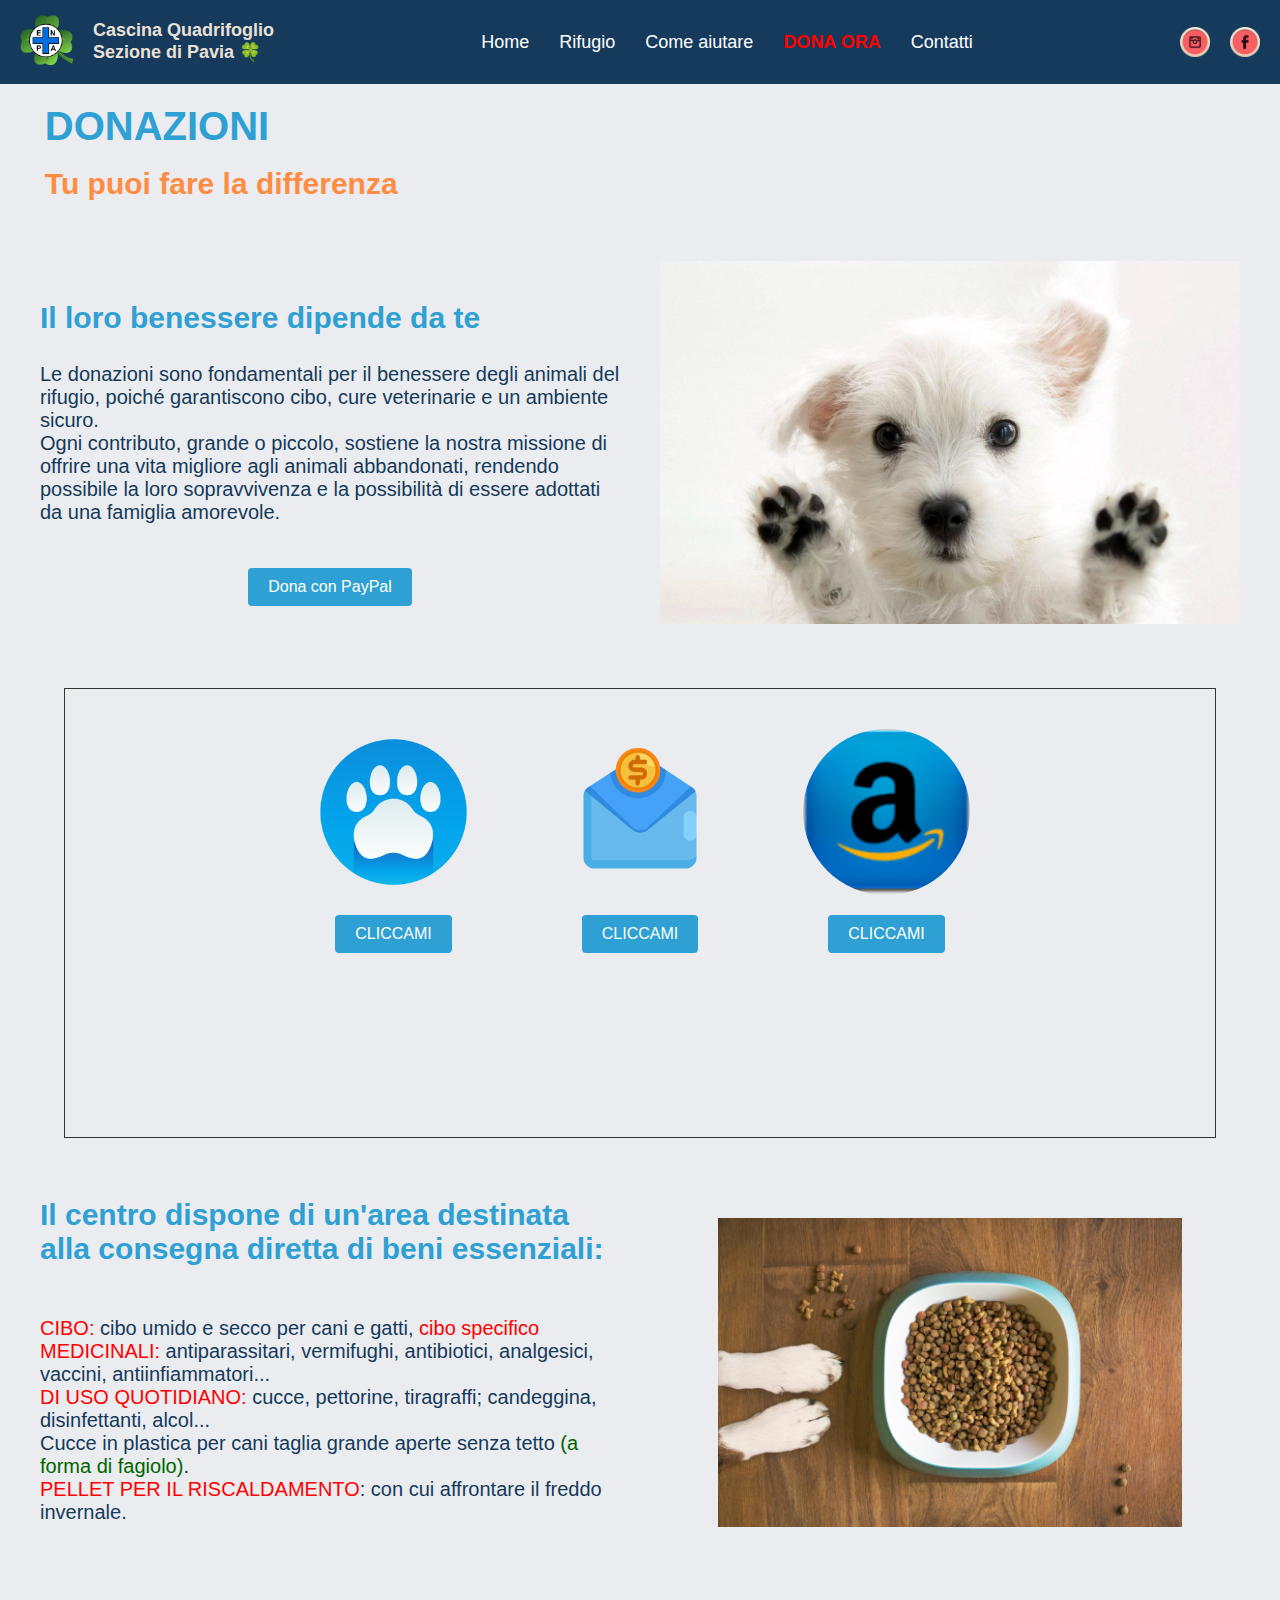
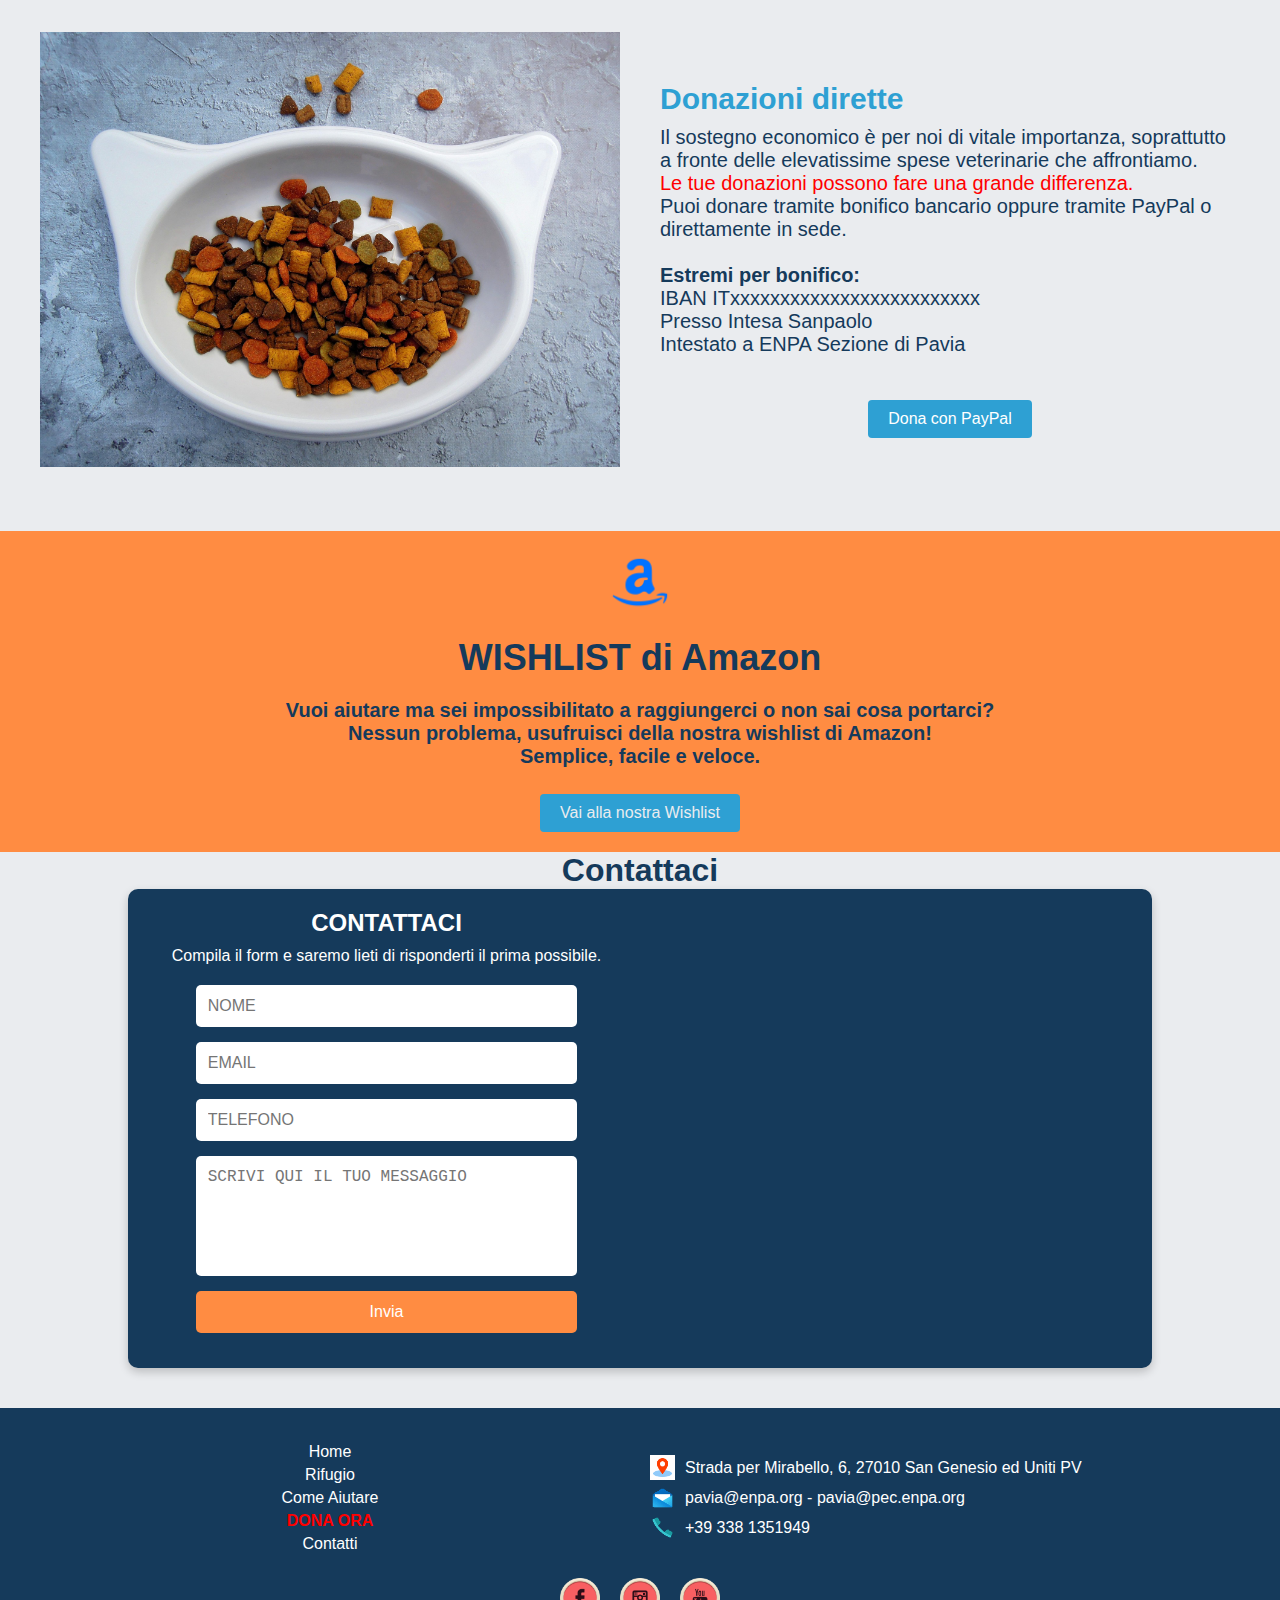
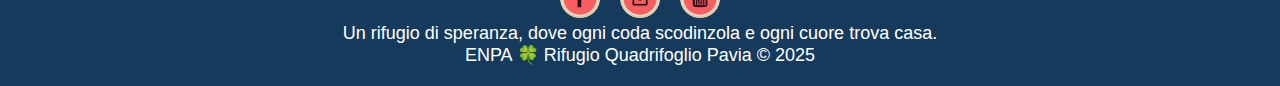
<file: donazioni.html>
<!DOCTYPE html>
<html lang="it">
<head>
    <meta charset="UTF-8">
    <meta name="viewport" content="width=device-width, initial-scale=1.0">
    <title>E.N.P.A. Cascina Quadrifoglio</title>
    <link rel="stylesheet" href="css/campione.css">
    <link rel="stylesheet" href="css/donazioni.css">

</head>
<body>
    <!-- ======================================================================================= -->
    <!-- ===                                       NAVBAR                                    === -->
    <!-- ======================================================================================= -->
    <nav class="navbar">
        <div class="logo-container">
            <div class="logo">
                <img src="img/ENPAquadrifoglio.png" alt="Logo ENPA">
            </div>
            <div class="logo-text">
                <p>Cascina Quadrifoglio</p>
                <p>Sezione di Pavia 🍀 </p>
            </div>
        </div>
        <div class="hamburger" onclick="toggleMenu()">
            <div></div>
            <div></div>
            <div></div>
        </div>
        <ul class="nav-links">
            <li><a href="index.html">Home</a></li>
            <li><a href="index.html#ilrifugio">Rifugio</a></li>
            <li><a href="index.html#services">Come aiutare</a></li>
            <li><a href="donazioni.html">DONA ORA</a></li>
            <li><a href="#contatti">Contatti</a></li>
        </ul>
        <div class="social-icons">
            <a href="https://www.instagram.com/enpa_pavia_cascinaquadrifoglio" class="social-icon ig"></a>
            <a href="https://www.facebook.com/cascinaquadrifogliorifugio" class="social-icon fb"></a>
        </div>
    </nav>
    <!-- ======================================================================================= -->
    <!-- ===                                  FINE NAVBAR                                    === -->
    <!-- ======================================================================================= -->

    <!-- Pulsante "Top" -->
    <button class="top-button" onclick="scrollToTop()">
        <img src="img/top-icon.png" alt="Torna su">
    </button>

    <!-- ======================================================================================= -->

        <!-- ======================================================================================= -->
    <!-- ===                                 DONAZIONI                                       === -->
    <!-- ======================================================================================= -->
		  <!-- Sezione Intestazione -->
  <div class="donazioni_alto">
    <h1>DONAZIONI</h1>
    <br>
    <h2>Tu puoi fare la differenza</h2>
  </div>

  <!-- Sezione Donazioni PayPal -->
  <div class="donazioni_paypal">
    <div class="donazioni_paypal_left">
      <br>
      <h2>Il loro benessere dipende da te</h2>
      <br>
      <p>
        Le donazioni sono fondamentali per il benessere degli animali del rifugio,
        poiché garantiscono cibo, cure veterinarie e un ambiente sicuro.
        <br>
        Ogni contributo, grande o piccolo, sostiene la nostra missione di offrire una vita migliore agli animali abbandonati,
        rendendo possibile la loro sopravvivenza e la possibilità di essere adottati da una famiglia amorevole.
      </p>
      <br>
      <a href="#" class="donazioni_btn">Dona con PayPal</a>
    </div>
    <div class="donazioni_paypal_right">
      <img src="img/puppy-desktop-west-highland-white-terrier-2lz70q1712kdtouf.jpg" alt="Descriptive Image" style="max-width: 100%;">
    </div>
  </div>

  <div class="spazio"></div>

  <!-- Sezione Donazioni Loghi -->
  <div class="donazioni_loghi">
    <div class="donazioni_logo">
      <img src="img/pet_animal_badge_paw_pawprint_icon_124631.png" alt="Logo 1">
      <a href="#donazioni_beni" class="donazioni_btn">CLICCAMI</a>
    </div>
    <div class="donazioni_logo">
      <img src="img/envelope_message_mail_business_money_dollar_coin_currency_icon_150708.png" alt="Logo 2">
      <a href="#donazioni_dirette" class="donazioni_btn">CLICCAMI</a>
    </div>
    <div class="donazioni_logo">
      <img src="img/amazon_7230.png" alt="Logo 3">
			<a href="#donazioni_wishlist" class="donazioni_btn">CLICCAMI</a>
    </div>
  </div>

  <!-- Sezione Donazioni Beni -->
  <div class="donazioni_beni" id="donazioni_beni">
    <div class="donazioni_beni_left">
      <h2>Il centro dispone di un'area destinata alla consegna diretta di beni essenziali:</h2>
      <br>
      <p>
        <br>
        <span style="color: red">CIBO:</span> cibo umido e secco per cani e gatti, <span style="color: red">cibo specifico</span>
        <br>
        <span style="color: red">MEDICINALI:</span> antiparassitari, vermifughi, antibiotici, analgesici, vaccini, antiinfiammatori...
        <br>
        <span style="color: red">DI USO QUOTIDIANO:</span> cucce, pettorine, tiragraffi; candeggina, disinfettanti, alcol...
        <br>
        Cucce in plastica per cani taglia grande aperte senza tetto <span style="color: #006400">(a forma di fagiolo)</span>.
        <br>
        <span style="color: red">PELLET PER IL RISCALDAMENTO</span>: con cui affrontare il freddo invernale.
        
      </p>
      <br>
    </div>
    <div class="donazioni_beni_right">
      <img src="img/cibo-cane.jpg" alt="Descriptive Image" style="max-width: 80%;">
    </div>
  </div>

  <!-- Sezione Donazioni Dirette -->
  <div class="donazioni_dirette" id="donazioni_dirette">
    <div class="donazioni_dirette_left">
      <img src="img/cibo-gatto.jpg" alt="Descriptive Image" style="max-width: 100%;">
    </div>
    <div class="donazioni_dirette_right">
      <br>
      <h2>Donazioni dirette</h2>
      <p>
        Il sostegno economico è per noi di vitale importanza, soprattutto a fronte delle elevatissime spese veterinarie che affrontiamo.
        <br>
        <span style="color: red">Le tue donazioni possono fare una grande differenza.</span>
        <br>
        Puoi donare tramite bonifico bancario oppure tramite PayPal o direttamente in sede.
        <br><br>
        <strong>Estremi per bonifico:</strong><br>
        IBAN ITxxxxxxxxxxxxxxxxxxxxxxxxx<br>
        Presso Intesa Sanpaolo<br>
        Intestato a ENPA Sezione di Pavia
      </p>
      <br>
      <a href="#" class="donazioni_btn">Dona con PayPal</a>
    </div>
  </div>

  <div class="spazio"></div>

  <!-- Sezione Wishlist -->
  <div class="donazioni_wishlist" id="donazioni_wishlist">
    <img src="img/3057686_amazon_network_shopping_social_icon.png" alt="Amazon Wishlist" style="max-width: 5%;">
    <br>
    <h1>WISHLIST di Amazon</h1>
    <h3>
      Vuoi aiutare ma sei impossibilitato a raggiungerci o non sai cosa portarci?<br>
      Nessun problema, usufruisci della nostra wishlist di Amazon!<br>
      Semplice, facile e veloce.
    </h3>
    <a href="#" class="wishlist_btn">Vai alla nostra Wishlist</a>
  </div>

    <!-- ======================================================================================= -->
    <!-- ===                                FINE DONAZIONI                                   === -->
    <!-- ======================================================================================= -->

    <!-- ======================================================================================= -->
    <!-- ===                                     FORM                                        === -->
    <!-- ======================================================================================= -->
    <h1>Contattaci</h1>

    <div class="form-container" id="contatti">
        <!-- Form contatti -->
        <div class="contact-form">
            <h2>CONTATTACI</h2>
            <p>Compila il form e saremo lieti di risponderti il prima possibile.</p>
            <form action="https://api.web3forms.com/submit" method="POST">
                <input type="hidden" name="access_key" value="62db2e30-e3d1-49f3-b147-6711e00fb763">
                <input type="hidden" name="subject" value="Messaggio inviato dal sito di ENPA Quadrifoglio">
                <input type="hidden" name="from_name" value="Enpa Cascina Quadrifoglio">
                <input type="hidden" name="redirect" value="https://web3forms.com/success">

                <input type="text" name="name" placeholder="NOME" required>
                <input type="email" name="email" placeholder="EMAIL" required>
                <input type="text" name="phone" placeholder="TELEFONO" required>
                <textarea name="message" placeholder="SCRIVI QUI IL TUO MESSAGGIO" required></textarea>

                <input type="submit" value="Invia" class="send-button">
            </form>
        </div>

        <!-- Mappa -->
        <div class="map">
            <iframe src="https://www.google.com/maps/embed?pb=!1m18!1m12!1m3!1d2809.698922315636!2d9.160410875499622!3d45.23365774879247!2m3!1f0!2f0!3f0!3m2!1i1024!2i768!4f13.1!3m3!1m2!1s0x4786d878a3181c51%3A0xc1219e5953fd4df3!2sE.N.P.A.%20Pavia!5e0!3m2!1sit!2sit!4v1732052443654!5m2!1sit!2sit"
                loading="lazy" allowfullscreen>
            </iframe>
        </div>
    </div>
    <!-- ======================================================================================= -->
    <!-- ===                                   FINE FORM                                     === -->
    <!-- ======================================================================================= -->


    <!-- ======================================================================================= -->
    <!-- ===                                     FOOTER                                      === -->
    <!-- ======================================================================================= -->
    <footer>
        <div class="footer-content">
            <div class="footer-left">
							<a href="index.html">Home</a>
							<a href="index.html#ilrifugio">Rifugio</a>
                            <a href="index.html#services\">Come Aiutare</a>
                            <a href="donazioni.html">DONA ORA</a>
                            <a href="#contatti">Contatti</a>
            </div>
            <div class="footer-right">
                <a href="https://maps.google.com/?q=Strada+per+Mirabello,+6,+27010+San+Genesio+ed+Uniti+PV" target="_blank"><img src="img/icons8-location2.gif" alt="Luogo">Strada per Mirabello, 6, 27010 San Genesio ed Uniti PV</a>
                <a href="mailto:pavia@enpa.org,pavia@pec.enpa.org"><img src="img/icons8-email2.gif" alt="Email">pavia@enpa.org - pavia@pec.enpa.org</a>
                <a href="tel:+393381351949"><img src="img/icons8-phone.gif" alt="Telefono">+39 338 1351949</a>
            </div>
        </div>

        <div class="footer-bottom">
            <div class="social-icons">
                <a href="https://www.facebook.com/cascinaquadrifogliorifugio" class="icon facebook"><img src="img/facebook.png" alt="Facebook"></a>
                <a href="https://www.instagram.com/enpa_pavia_cascinaquadrifoglio" class="icon instagram"><img src="img/instagram.png" alt="Instagram"></a>
                <a href="https://www.youtube.com/watch?v=4bkQIQ1iQbk" class="icon youtube"><img src="img/Uiconstock-Flatin-Social-Youtube.256.png" alt="PayPal"></a>
            </div>
						<p>Un rifugio di speranza, dove ogni coda scodinzola e ogni cuore trova casa. </p>
						<p>ENPA 🍀 Rifugio Quadrifoglio Pavia &copy; 2025 </p>
        </div>
    </footer>
    <!-- ======================================================================================= -->
    <!-- ===                                  FINE FOOTER                                    === -->
    <!-- ======================================================================================= -->
    <script src="js/menu.js"></script>
    <script src="js/pulsante.js"></script>
</body>
</html>
</file>
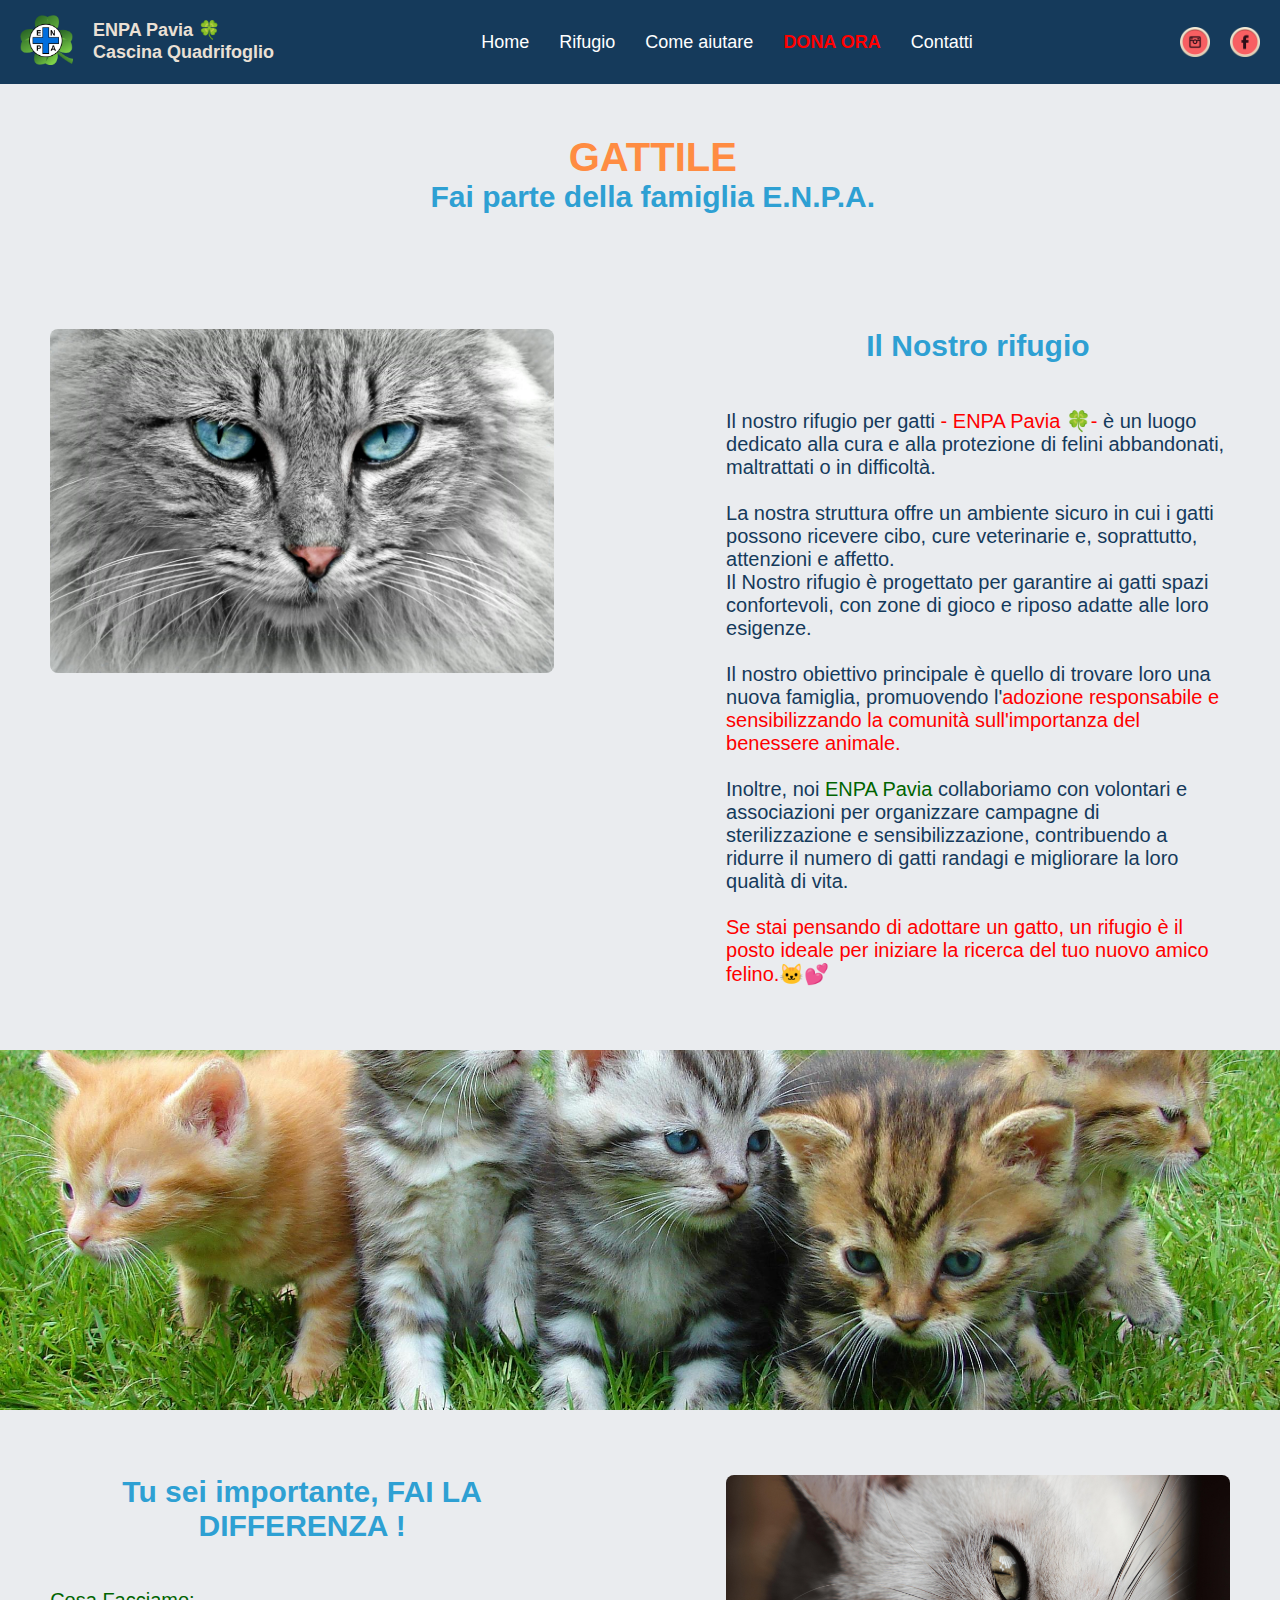
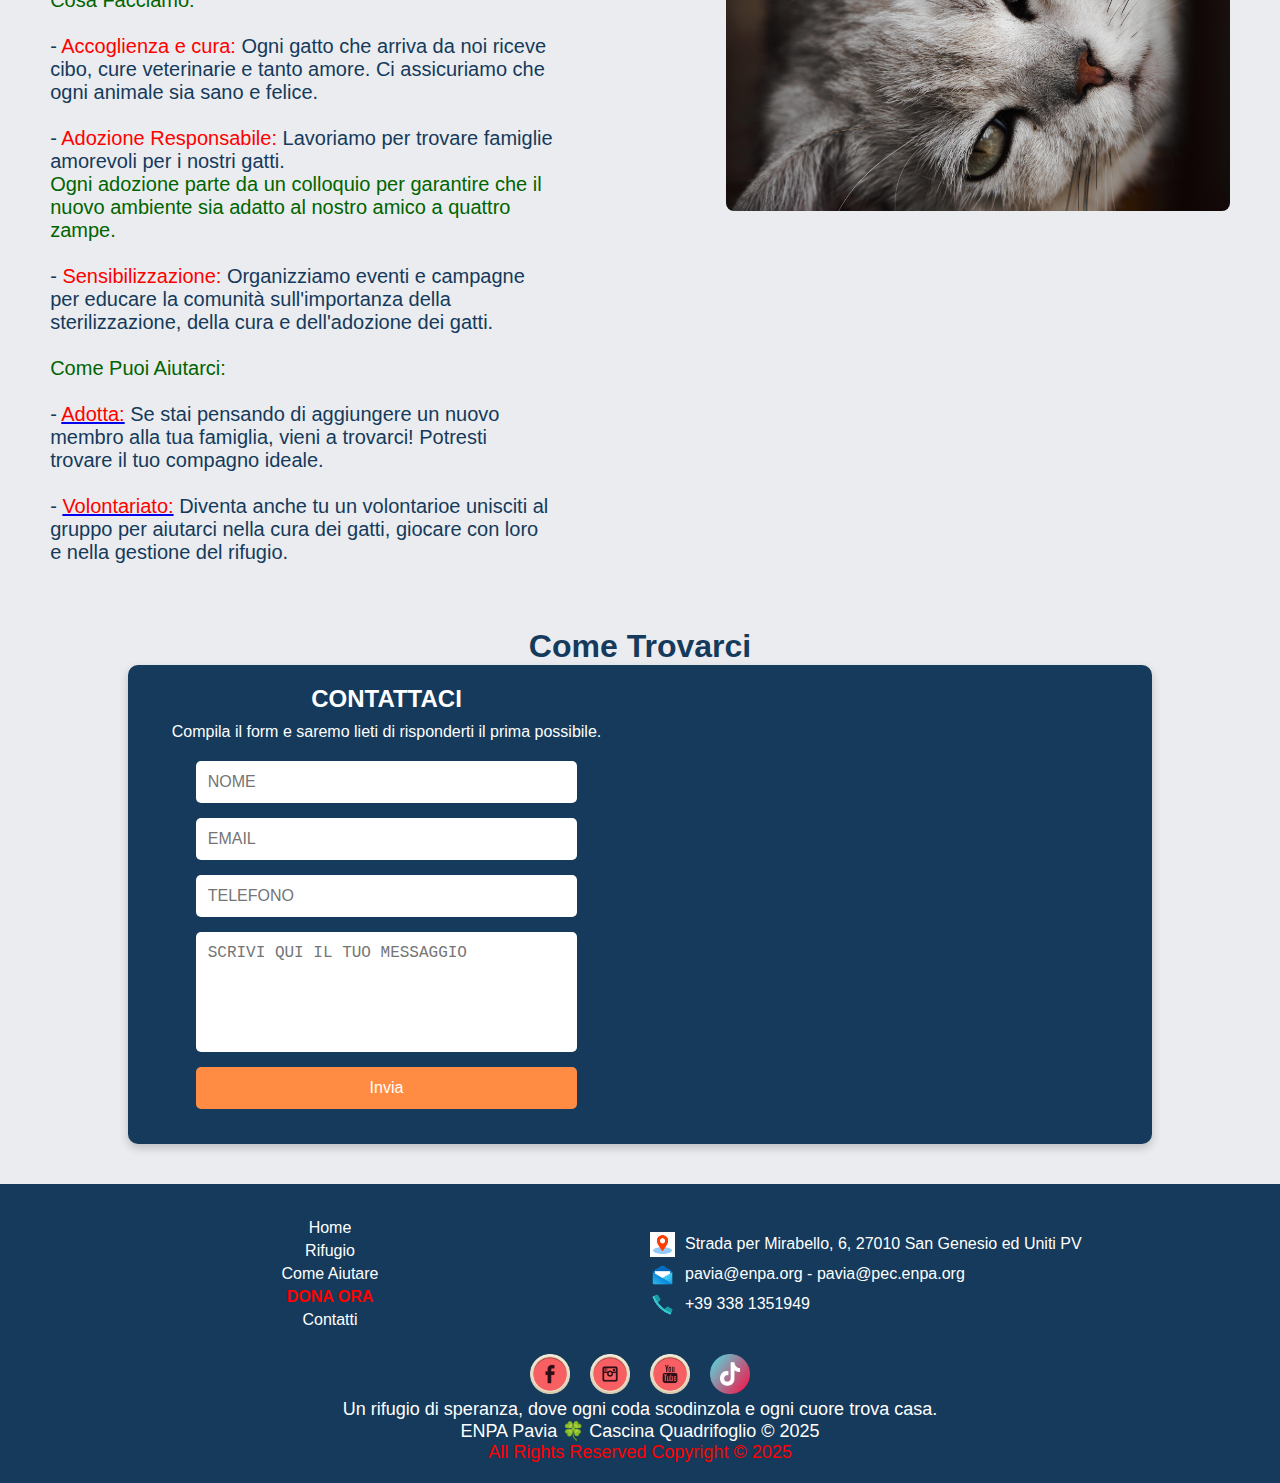
<file: gattile.html>
<!DOCTYPE html>
<html lang="it">
<head>
    <meta charset="UTF-8">
    <meta name="viewport" content="width=device-width, initial-scale=1.0">
    <title>E.N.P.A. Cascina Quadrifoglio</title>
    <link rel="stylesheet" href="css/campione.css">
    <link rel="stylesheet" href="css/gattile.css">
</head>
<body>
    <!-- ======================================================================================= -->
    <!-- ===                                       NAVBAR                                    === -->
    <!-- ======================================================================================= -->
    <nav class="navbar">
        <div class="logo-container">
            <div class="logo">
                <img src="img/ENPAquadrifoglio.png" alt="Logo ENPA">
            </div>
            <div class="logo-text">                
                <p>ENPA Pavia 🍀 </p>
                <p>Cascina Quadrifoglio</p>
            </div>
        </div>
        <div class="hamburger" onclick="toggleMenu()">
            <div></div>
            <div></div>
            <div></div>
        </div>
        <ul class="nav-links">
            <li><a href="index.html">Home</a></li>
            <li><a href="index.html#ilrifugio">Rifugio</a></li>
            <li><a href="index.html#services">Come aiutare</a></li>
            <li><a href="donazioni.html">DONA ORA</a></li>
            <li><a href="#contatti">Contatti</a></li>
        </ul>
        <div class="social-icons">
            <a href="https://www.instagram.com/enpa_pavia_cascinaquadrifoglio" class="social-icon ig"></a>
            <a href="https://www.facebook.com/cascinaquadrifogliorifugio" class="social-icon fb"></a>
        </div>
    </nav>
    <!-- ======================================================================================= -->
    <!-- ===                                  FINE NAVBAR                                    === -->
    <!-- ======================================================================================= -->

    <!-- Pulsante "Top" -->
    <button class="top-button" onclick="scrollToTop()">
        <img src="img/top-icon.png" alt="Torna su">
    </button>

    <!-- ======================================================================================= -->

    <!-- ======================================================================================= -->
<div class="gattile_alto">
        <h1>GATTILE</h1>
        <h2>Fai parte della famiglia E.N.P.A.</h2>
    </div>

    <div class="gattile_box">
        <div class="gattile_left">
            <img src="img/pexels-pixabay-33537.jpg" alt="Volontario">
        </div>
        <div class="gattile_right">
            <h2>Il Nostro rifugio</h2>
            <p>
                <br><br>
                Il nostro rifugio per gatti <span style="color: red">- ENPA Pavia 🍀-</span> è un luogo dedicato alla cura e alla protezione di felini abbandonati, 
                maltrattati o in difficoltà.
				<br><br>
				La nostra struttura offre un ambiente sicuro in cui i gatti possono ricevere cibo, 
                cure veterinarie e, soprattutto, attenzioni e affetto. 
                <br>
                Il Nostro rifugio è progettato per garantire ai gatti spazi confortevoli, con zone di gioco e riposo adatte alle loro esigenze.
				<br><br>
				Il nostro obiettivo principale è quello di trovare loro una nuova famiglia, 
                promuovendo l'<span style="color: red">adozione responsabile e sensibilizzando 
                    la comunità sull'importanza del benessere animale.</span>
				<br><br>
				Inoltre, noi <span style="color: #006400">ENPA Pavia</span> collaboriamo con volontari e associazioni per 
                organizzare campagne di sterilizzazione e sensibilizzazione, contribuendo a ridurre il numero di gatti randagi e migliorare la loro qualità di vita.
				<br><br>
				<span style="color: red">Se stai pensando di adottare un gatto, 
                    un rifugio è il posto ideale per iniziare la ricerca del tuo nuovo amico felino.</span>🐱💕               
            </p>
        </div>
    </div>

    <div class="gattile_centrale"></div>

    <div class="gattile_box2">
        <div class="gattile_left2">
            <h2>Tu sei importante, FAI LA DIFFERENZA !</h2>
                        <p>
                            <br><br>
							<span style="color: #006400">Cosa Facciamo: </span>
                            <br><br>
							- <span style="color: red">Accoglienza e cura: </span>Ogni gatto che arriva da noi riceve cibo, cure veterinarie e tanto amore.
								Ci assicuriamo che ogni animale sia sano e felice.
                                <br><br>
							- <span style="color: red">Adozione Responsabile: </span> Lavoriamo per trovare famiglie amorevoli per i nostri gatti.
                            <br>
                            <span style="color: #006400">Ogni adozione parte da un colloquio per garantire che il nuovo ambiente sia adatto al nostro amico a quattro zampe.</span>
                            <br><br>
							- <span style="color: red">Sensibilizzazione: </span> Organizziamo eventi e campagne per educare la comunità sull'importanza della sterilizzazione, della cura e dell'adozione dei gatti.
                            <br><br>
							<span style="color: #006400">Come Puoi Aiutarci:</span>
                            <br><br>
							- <a href="adozioni.html" class="btn"><span style="color: red">Adotta:</span></a> Se stai pensando di aggiungere un nuovo membro alla tua famiglia, vieni a trovarci! Potresti trovare il tuo compagno ideale.
                            <br><br>
							- <a href="volontario.html" class="btn"><span style="color: red">Volontariato:</span></a> Diventa anche tu un volontarioe unisciti al gruppo per aiutarci nella cura dei gatti, giocare con loro e nella gestione del rifugio.

                        </p>
        </div>
        <div class="gattile_right2">
            <img src="img/kitten-6645241_1920.jpg" alt="gattile">
        </div>
    </div>
    <!-- ======================================================================================= -->
    <!-- ===                                     FORM                                        === -->
    <!-- ======================================================================================= -->
    <h1>Come Trovarci</h1>

    <div class="form-container" id="contatti">
        <!-- Form contatti -->
        <div class="contact-form">
            <h2>CONTATTACI</h2>
            <p>Compila il form e saremo lieti di risponderti il prima possibile.</p>
            <form action="https://api.web3forms.com/submit" method="POST">
                <input type="hidden" name="access_key" value="d03bfd95-bd32-4d2f-a88d-e1c37596c50a">
                <input type="hidden" name="subject" value="Messaggio inviato dal sito di ENPA Quadrifoglio">
                <input type="hidden" name="from_name" value="Enpa Cascina Quadrifoglio">
                <input type="hidden" name="redirect" value="https://web3forms.com/success">

                <input type="text" name="name" placeholder="NOME" required>
                <input type="email" name="email" placeholder="EMAIL" required>
                <input type="text" name="phone" placeholder="TELEFONO" required>
                <textarea name="message" placeholder="SCRIVI QUI IL TUO MESSAGGIO" required></textarea>

                <input type="submit" value="Invia" class="send-button">
            </form>
        </div>

        <!-- Mappa -->
        <div class="map">
            <iframe src="https://www.google.com/maps/embed?pb=!1m18!1m12!1m3!1d2809.698922315636!2d9.160410875499622!3d45.23365774879247!2m3!1f0!2f0!3f0!3m2!1i1024!2i768!4f13.1!3m3!1m2!1s0x4786d878a3181c51%3A0xc1219e5953fd4df3!2sE.N.P.A.%20Pavia!5e0!3m2!1sit!2sit!4v1732052443654!5m2!1sit!2sit"
                loading="lazy" allowfullscreen>
            </iframe>
        </div>
    </div>
    <!-- ======================================================================================= -->
    <!-- ===                                   FINE FORM                                     === -->
    <!-- ======================================================================================= -->


    <!-- ======================================================================================= -->
    <!-- ===                                     FOOTER                                      === -->
    <!-- ======================================================================================= -->
    <footer>
        <div class="footer-content">
            <div class="footer-left">
							<a href="index.html">Home</a>
							<a href="index.html#ilrifugio">Rifugio</a>
                            <a href="index.html#services">Come Aiutare</a>
                            <a href="donazioni.html">DONA ORA</a>
                            <a href="index.html#contatti">Contatti</a>
            </div>
            <div class="footer-right">
                <a href="https://maps.google.com/?q=Strada+per+Mirabello,+6,+27010+San+Genesio+ed+Uniti+PV" target="_blank"><img src="img/icons8-location2.gif" alt="Luogo">Strada per Mirabello, 6, 27010 San Genesio ed Uniti PV</a>
                <a href="mailto:pavia@enpa.org,pavia@pec.enpa.org"><img src="img/icons8-email2.gif" alt="Email">pavia@enpa.org - pavia@pec.enpa.org</a>
                <a href="tel:+393381351949"><img src="img/icons8-phone.gif" alt="Telefono">+39 338 1351949</a>
            </div>
        </div>

        <div class="footer-bottom">
            <div class="social-icons">
                <a href="https://www.facebook.com/cascinaquadrifogliorifugio" class="icon facebook"><img src="img/facebook.png" alt="Facebook"></a>
                <a href="https://www.instagram.com/enpa_pavia_cascinaquadrifoglio" class="icon instagram"><img src="img/instagram.png" alt="Instagram"></a>
                <a href="https://www.youtube.com/watch?v=4bkQIQ1iQbk" class="icon youtube"><img src="img/Uiconstock-Flatin-Social-Youtube.256.png" alt="PayPal"></a>
                <a href="https://www.tiktok.com/@enpa_pavia?_t=ZN-8wf6XK5lj3G&_r=1" class="icon youtube"><img src="img/social-media.png" alt="ticktok"></a>
            </div>
						<p>Un rifugio di speranza, dove ogni coda scodinzola e ogni cuore trova casa. </p>
						<p>ENPA Pavia 🍀 Cascina Quadrifoglio &copy; 2025 </p>
						<p><a href="LICENSE-CONTENT.md" target="_blank" rel="noopener" class="license-link">All Rights Reserved Copyright &copy; 2025</a> </p>
        </div>
    </footer>
    <!-- ======================================================================================= -->
    <!-- ===                                  FINE FOOTER                                    === -->
    <!-- ======================================================================================= -->
    <script src="js/menu.js"></script>
    <script src="js/pulsante.js"></script>
</body>
</html>
</file>
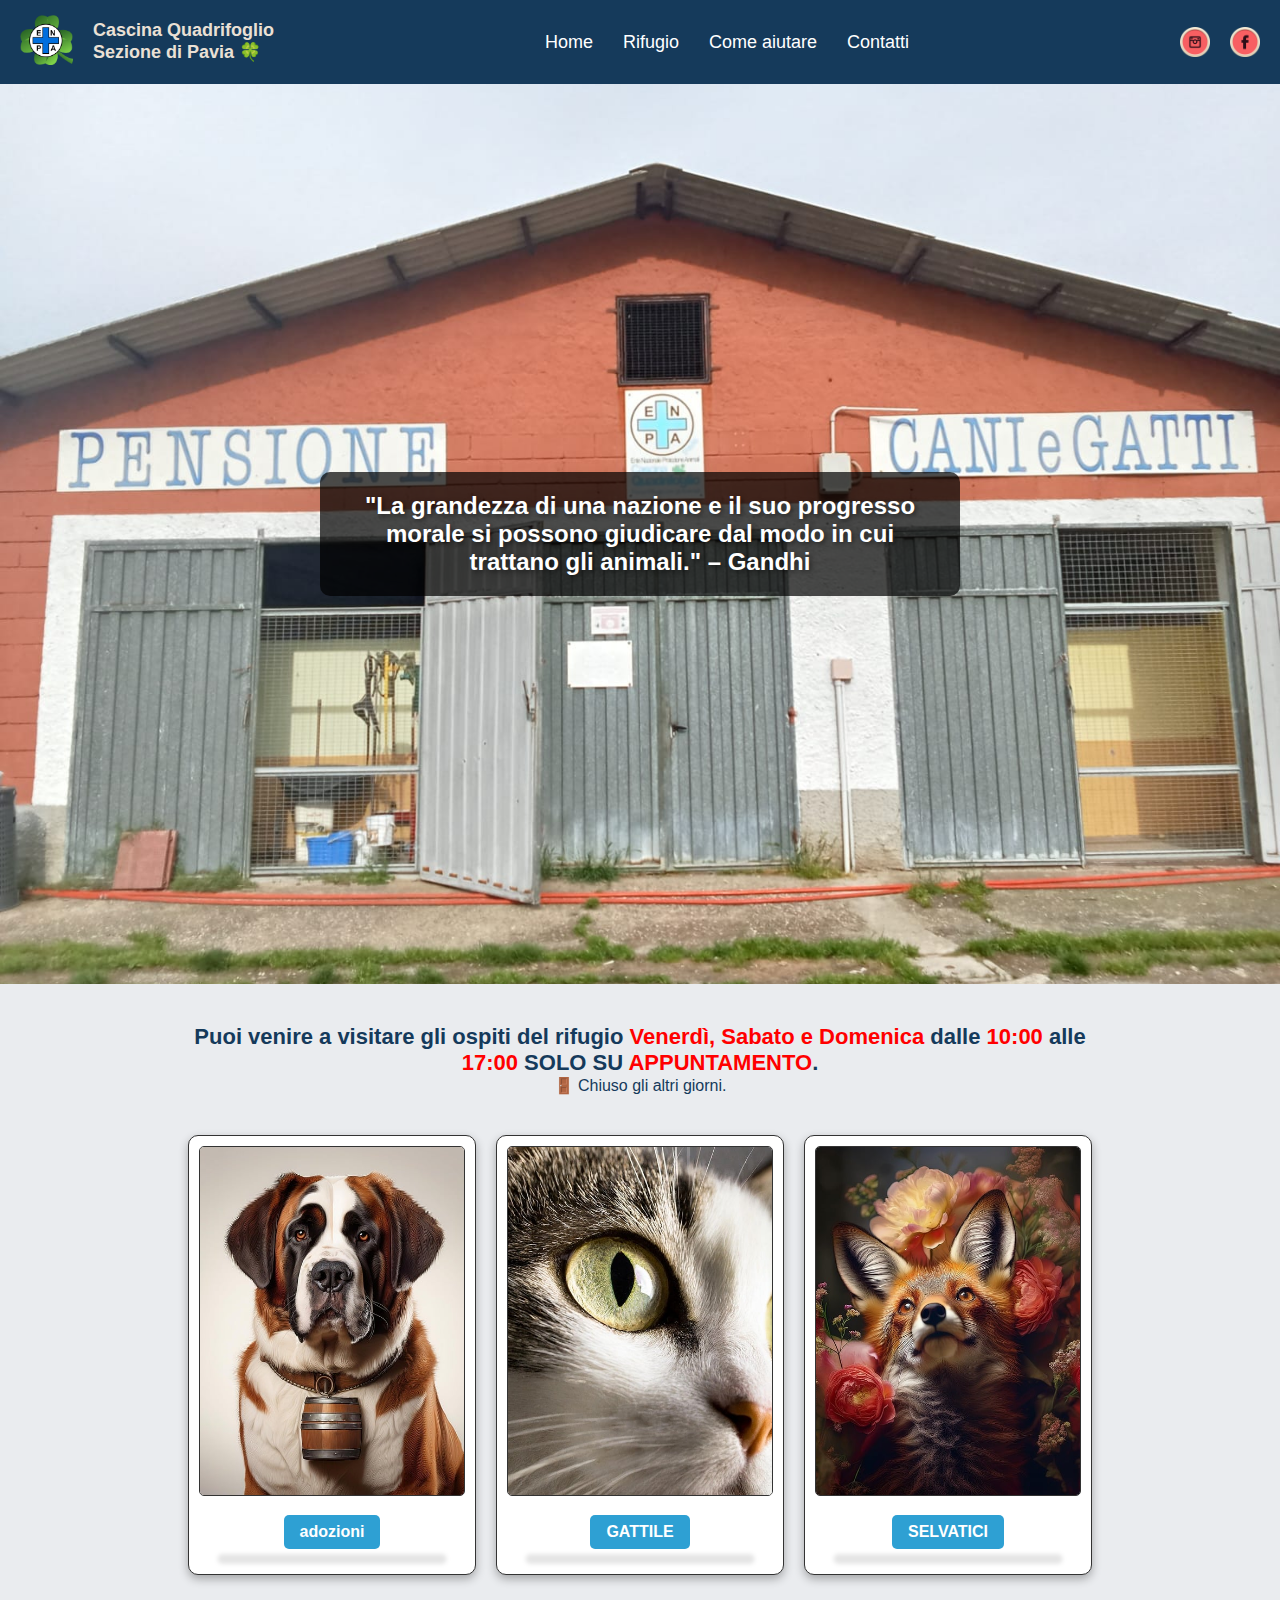
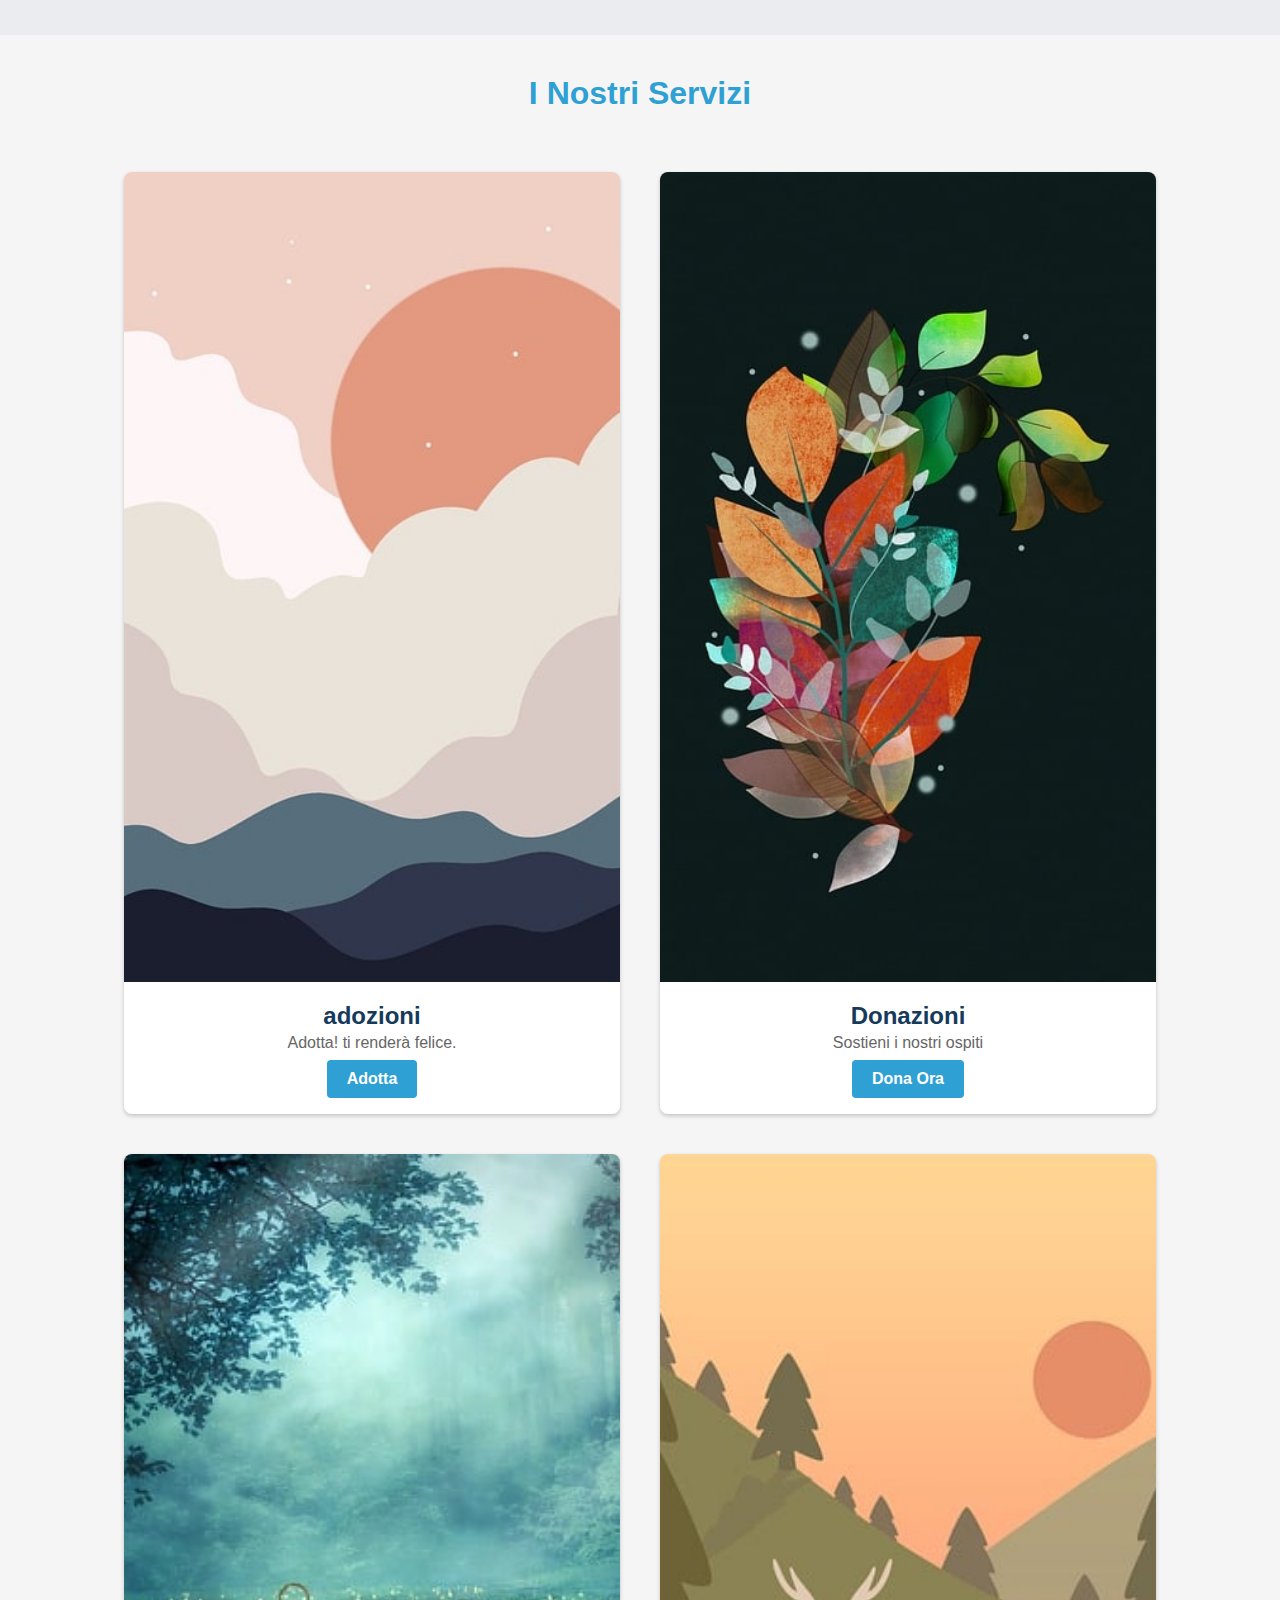
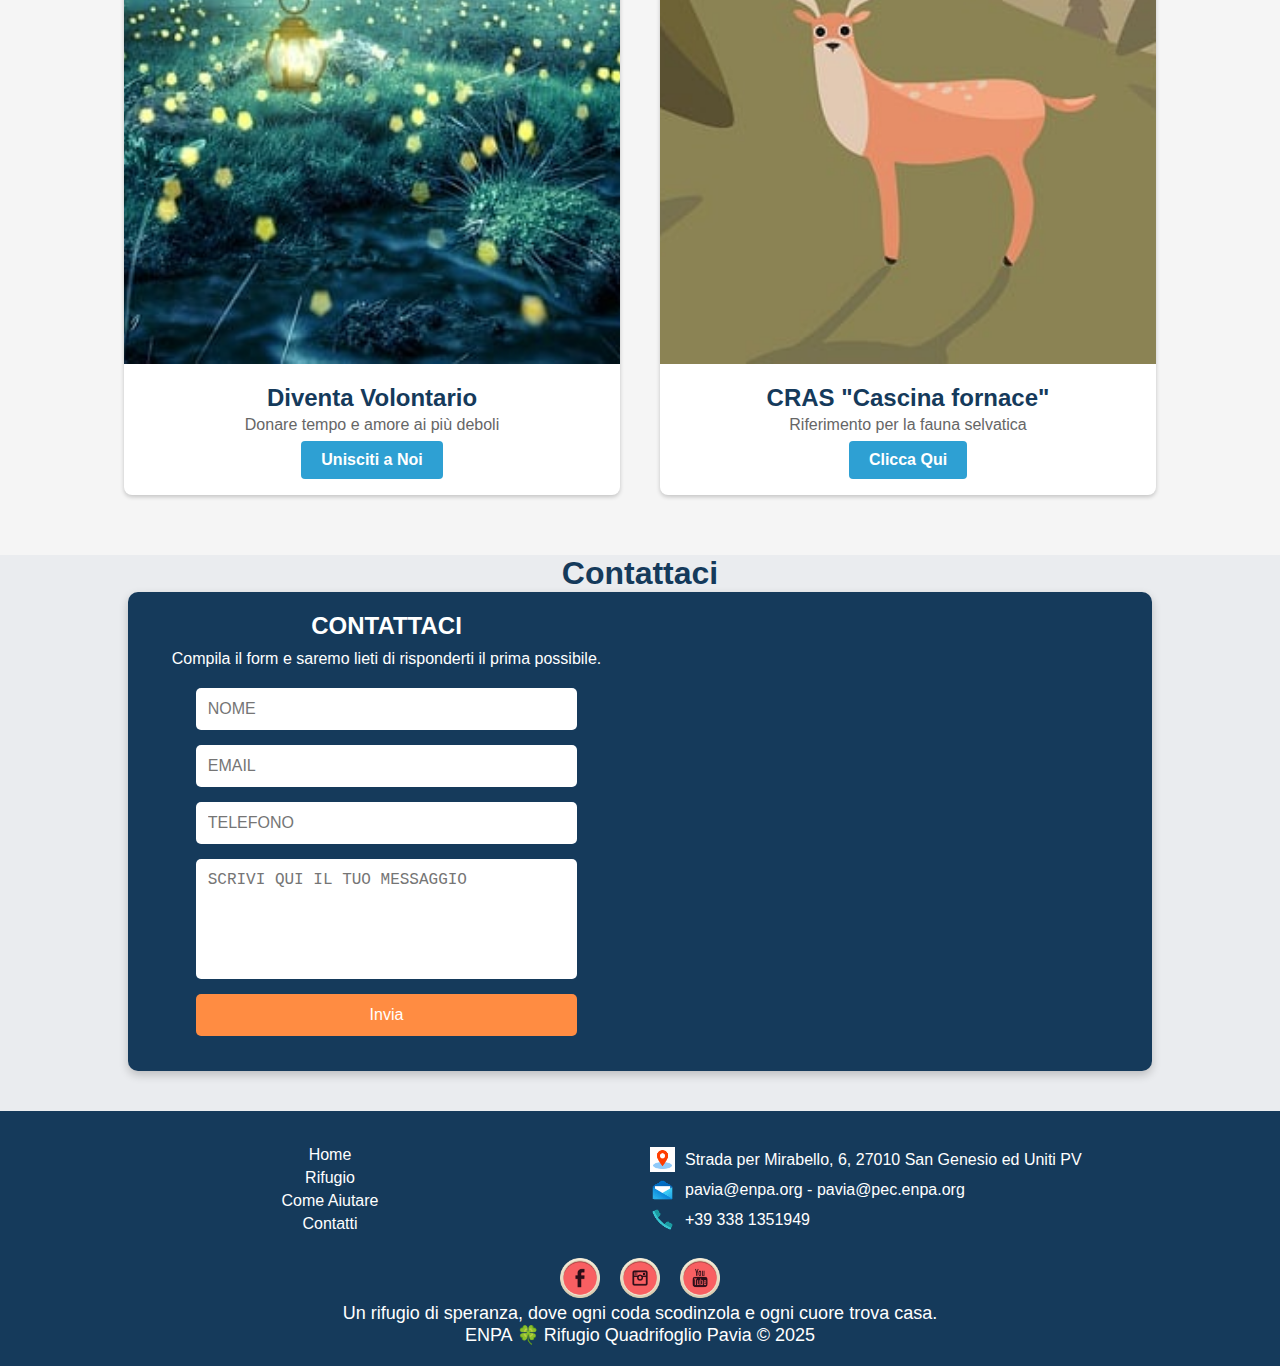
<file: index_origin.html>
<!DOCTYPE html>
<html lang="it">
<head>
    <meta charset="UTF-8">
    <meta name="viewport" content="width=device-width, initial-scale=1.0">
    <title>E.N.P.A. Cascina Quadrifoglio</title>
            <link rel="stylesheet" href="css/carosello.css">
    <style>
        /* Colori principali */
        :root {
            --blu-enpa: #2EA0D3;
            --bianco: #FFFFFF;
            --blu-notte: #153A5B;
            --grigio-chiaro: #EAECEF;
            --arancio-hover: #FF8C42;
        }
        * {
            margin: 0;
            padding: 0;
            box-sizing: border-box;
        }

        /* Stile generale */
        body {
            background-color: var(--grigio-chiaro);
            color: var(--blu-notte);
            font-family: Arial, sans-serif;
            text-align: center;
            margin: 0;
        }

        /* ======================================================================================= */
        /* ===                                       NAVBAR                                    === */
        /* ======================================================================================= */
        .navbar {
            display: flex;
            align-items: center;
            justify-content: space-between;
            background-color: #153A5B; /* Colore aggiornato */
            padding: 15px 20px;
        }

        /* Contenitore Logo + Testo */
        .logo-container {
            display: flex;
            align-items: center;
            gap: 20px;
        }

        /* Testo accanto al logo */
        .logo-text {
            text-align: left;
            font-size: 18px;
            line-height: 1.2;
            font-weight: bold;
            color: #EAE0D5; /* Beige caldo per migliorare la leggibilità */
        }

        .hamburger {
            cursor: pointer;
            flex-direction: column;
            gap: 5px;
            display: none; /* Ora è nascosto quando lo schermo è grande */
        }

        .hamburger div {
            width: 30px;
            height: 4px;
            background-color: white;
            transition: transform 0.3s ease-in-out;
        }

        .logo {
            text-align: right;
        }

        .logo img {
            height: 50px;
        }

        .nav-links {
            list-style: none;
            display: flex;
            justify-content: center;
            flex-grow: 1;
        }

        .nav-links li {
            margin: 0 15px;
        }

        .nav-links a {
            text-decoration: none;
            color: white;
            font-size: 18px;
            align: center;
            transition: color 0.3s ease-in-out;
            position: relative;
        }

        .nav-links a:hover {
            color: #ffcc00;
        }

        /* Effetto animato del pulsante */
        .nav-links a::before {
            content: '';
            position: absolute;
            width: 100%;
            height: 2px;
            background-color: #ffcc00;
            bottom: -3px;
            left: 0;
            transform: scaleX(0);
            transition: transform 0.3s ease-in-out;
        }

        .nav-links a:hover::before {
            transform: scaleX(1);
        }

        .social-icons {
            display: flex;
            gap: 15px;
          /*  margin-right: 100px; */ /* Aumentato lo spazio dal fondo della pagina */
        }

        .social-icon {
            width: 30px;
            height: 30px;
            display: block;
            background-size: cover;
            transition: transform 0.3s ease-in-out;
        }

        /* Personalizzazione delle icone social */
        .ig {
            background-image: url('img/instagram.png');
        }

        .fb {
            background-image: url('img/facebook.png');
        }

        .social-icon:hover {
            transform: scale(1.2);
        }

        /* Animazione del pulsante hamburger */
        .hamburger.active div:nth-child(1) {
            transform: translateY(6px) rotate(45deg);
        }

        .hamburger.active div:nth-child(2) {
            opacity: 0;
        }

        .hamburger.active div:nth-child(3) {
            transform: translateY(-6px) rotate(-45deg);
        }

        /* ======================================================================================= */
        /* ===                                 FINE NAVBAR                                     === */
        /* ======================================================================================= */

        /* ======================================================================================= */
        /* ===                                 TOP BUTTON                                      === */
        /* ======================================================================================= */

         /* Pulsante "Top" */
        .top-button {
            position: fixed;
            bottom: 20px;
            right: 20px;
            width: 60px;
            height: 60px;
            background-color: var(--blu-notte);
            border: none;
            border-radius: 50%;
            display: flex;
            align-items: center;
            justify-content: center;
            cursor: pointer;
            transition: opacity 0.3s ease-in-out, transform 0.3s ease-in-out;
            opacity: 0;
            visibility: hidden;
        }

        /* Logo nel pulsante */
        .top-button img {
            width: 30px;
            transition: transform 0.2s ease-in-out;
        }

        /* Effetto hover */
        .top-button:hover {
            background-color: var(--arancio-hover);
            transform: scale(1.1);
        }

        .top-button:hover img {
            transform: scale(1.2);
        }

        /* Quando è visibile */
        .top-button.show {
            opacity: 1;
            visibility: visible;
        }

        /* ======================================================================================= */
        /* ===                               FINE TOP BUTTON                                   === */
        /* ======================================================================================= */

        /* Contenitore principale */
        .corpo {
            width: 80%;
            margin: auto;
            padding: 40px;
        }

        /* Testo introduttivo */
        .corpo h3 {
            font-size: 22px;
            color: #153A5B;
        }

        /* Galleria di card */
        .gallery {
            display: grid;
            grid-template-columns: repeat(auto-fit, minmax(280px, 1fr));
            gap: 20px;
            padding: 20px;
            margin-top: 20px;
        }

        /* Stile Polaroid */
        .figure {
            background: white;
            border-radius: 10px;
            box-shadow: 0px 4px 10px rgba(0, 0, 0, 0.3);
            overflow: hidden;
            padding: 10px;
            text-align: center;
            position: relative;
						border: solid 1px #333;
        }

        .figure::after {
            content: '';
            position: absolute;
            bottom: 10px;
            left: 50%;
            transform: translateX(-50%);
            width: 80%;
            height: 10px;
            background: rgba(0, 0, 0, 0.1);
            border-radius: 5px;
            filter: blur(2px);
        }

        /* Dimensioni uniformi delle immagini */
        .figure img {
            width: 100%;
            height: 350px; /* Altezza fissa per tutte le immagini */
            object-fit: cover; /* Mantiene il rapporto senza deformare */
            border-radius: 5px;
						border: solid 1px #333;
        }

        /* Testo sotto l'immagine */
        .figure figcaption {
            padding: 15px;
            font-size: 18px;
            font-weight: bold;
            color: #153A5B;
        }

        .button {
            text-decoration: none;
            font-size: 16px;
            font-weight: bold;
            color: white;
            background: #2EA0D3;
            padding: 8px 16px;
            border-radius: 5px;
            display: inline-block;
            transition: 0.3s ease-in-out;
        }

        .button:hover {
            background: #FF8C42;
        }

        /* ======================================================================================= */
 				/* ===                                    FINE FORM                                    === */
        /* ======================================================================================= */
 	

        /* ======================================================================================= */
        /* ===                                    ABOUT                                        === */
        /* ======================================================================================= */

				       .services {
            background-color: whitesmoke;
            padding: 40px 20px;
        }

        .services h1 {
            text-align: center;
            color: var(--blu-enpa);
        }

        .card-container {
            display: flex;
            justify-content: center;
            flex-wrap: wrap;
            margin-top: 40px;
        }

        .card {
            width: 40%;
            background-color: var(--bianco);
            border-radius: 8px;
            overflow: hidden;
            box-shadow: 0px 2px 4px rgba(0, 0, 0, 0.2);
            margin: 20px;
        }

        .card img {
            width: 100%;
            height: 90vh;
            object-fit: cover;
        }

        .card-content {
            padding: 16px;
            display: flex;
            flex-direction: column;
            align-items: center;
            text-align: center;
        }

        .card-content h3 {
            font-size: 24px;
            margin-bottom: 12px;
            color: var(--blu-notte);
        }

        .card-content p {
            color: #666;
            font-size: 16px;
            line-height: 0.1;
        }

        .card-content .btn {
            display: inline-block;
            padding: 10px 20px;
            background-color: var(--blu-enpa);
            text-decoration: none;
            border-radius: 4px;
            margin-top: 16px;
            color: var(--bianco);
            font-weight: bold;
        }

        .card-content .btn:hover {
            background-color: var(--arancio-hover);
        }

        /* ======================================================================================= */
        /* ===                                  FINE ABOUT                                     === */
        /* ======================================================================================= */

        /* ======================================================================================= */
        /* ===                                   PENSIONI                                      === */
        /* ======================================================================================= */

        
        .pensioni {
            width: 100%;
            height: 20vh;
						background-color: var(--grigio-chiaro);
            display: flex;
            flex-direction: column;
            justify-content: center;
            padding-left: 2%;
        }

        .pensioni h1 {
            color: var(--arancio-hover);
            font-size: 40px;
        }

        .pensioni h2 {
					color: var(--blu-enpa);
            font-size: 30px;
        }

        .pensioni_box {
            display: flex;
            flex-wrap: wrap;
            justify-content: space-between;
            padding: 40px 2%;
        }

        .pensioni_left, .pensioni_right {
            width: 45%;
            padding: 2%;
        }

        .pensioni_right h2 {
            text-align: center;
            color: var(--blu-enpa);
            font-size: 30px;
        }

        .pensioni_right p {
            text-align: left;
            font-size: 20px;
        }

        .pensioni_left img {
            width: 100%;
            height: auto;
            border-radius: 8px;
        }


        /* ======================================================================================= */
        /* ===                                FINE PENSIONI                                    === */
        /* ======================================================================================= */


        /* ======================================================================================= */
        /* ===                                   CONTATTI                                      === */
        /* ======================================================================================= */

                /* Contenitore principale */
        .form-container {
            display: flex;
            width: 80%;
            margin: auto;
            background-color: var(--blu-notte);
            color: var(--bianco);
            border-radius: 10px;
            padding: 20px;
            gap: 30px;
            box-shadow: 0px 4px 10px rgba(0, 0, 0, 0.2);
            margin-bottom: 40px; /* Aggiunto spazio sotto */
        }

        /* Sezione form */
        .contact-form {
            width: 50%;
            display: flex;
            flex-direction: column;
            align-items: center;
        }

        .contact-form h2 {
            font-size: 24px;
            margin-bottom: 10px;
        }

        .contact-form p {
            font-size: 16px;
            margin-bottom: 20px;
        }

        .contact-form form {
            display: flex;
            flex-direction: column;
            width: 80%;
        }

        .contact-form input,
        .contact-form textarea {
            width: 100%;
            padding: 12px;
            margin-bottom: 15px;
            border: none;
            border-radius: 5px;
            font-size: 16px;
        }

        .contact-form textarea {
            height: 120px;
            resize: none;
        }

        .send-button {
            background-color: var(--arancio-hover);
            color: var(--bianco);
            padding: 12px;
            font-size: 18px;
            border: none;
            border-radius: 5px;
            cursor: pointer;
            transition: background-color 0.3s ease-in-out;
        }

        .send-button:hover {
            background-color: #D66D32;
        }

        /* Sezione mappa */
        .map {
            width: 50%;
        }

        .map iframe {
            width: 100%;
            height: 100%;
            border-radius: 10px;
            border: none;
        }
        /* ======================================================================================= */
        /* ===                                   FINE CONTATTI                                 === */
        /* ======================================================================================= */

        /* ======================================================================================= */
        /* ===                                    FOOTER                                       === */
        /* ======================================================================================= */
                   /* Footer */
        footer {
            width: 100%;
            background-color: var(--blu-notte);
            color: var(--bianco);
            padding: 20px;
            font-size: 18px;
            display: flex;
            flex-direction: column;
            align-items: center;
        }

        /* Container unico per la sezione con link */
        .footer-content {
            display: flex;
            width: 100%;
            justify-content: space-between;
            align-items: center;
        }

        .footer-left, .footer-right {
            width: 50%;
            padding: 10px;
        }

        /* Link a sinistra */
        .footer-left a {
            display: block;
            text-decoration: none;
            color: var(--bianco);
            font-size: 16px;
            margin: 5px 0;
            transition: color 0.3s ease-in-out, transform 0.3s ease-in-out;
        }

        .footer-left a:hover {
            color: var(--arancio-hover);
            transform: scale(1.1);
        }

        /* Link con icona a destra */
        .footer-right a {
            display: flex;
            align-items: center;
            text-decoration: none;
            color: var(--bianco);
            font-size: 16px;
            margin: 5px 0;
            transition: color 0.3s ease-in-out;
        }

        .footer-right img {
            width: 25px;
            margin-right: 10px;
            transition: transform 0.3s ease-in-out;
        }

        .footer-right a:hover img {
            transform: scale(1.2);
        }

        /* Icone social in basso (100% width) */
        .footer-bottom {
            width: 100%;
            text-align: center;
            padding: 0; /* Rimosso padding per evitare bianco in basso */
            margin-top: 10px;
        }

        .social-icons {
            display: flex;
            justify-content: center;
            gap: 20px;
        }

        .icon img {
            width: 40px;
            transition: transform 0.3s ease-in-out;
        }

        .icon:hover img {
            transform: translateY(-10px) scale(1.1);
        }
        /* ======================================================================================= */
        /* ===                                  FINE FOOTER                                    === */
        /* ======================================================================================= */

        /* Responsività con menu hamburger */
        @media screen and (max-width: 767px) {
        /* ======================================================================================= */
        /* ===                                       NAVBAR                                    === */
        /* ======================================================================================= */
            .navbar {
                flex-direction: column;
                align-items: center;
            }

            .hamburger {
                display: flex; /* Adesso appare quando è piccolo */
                position: absolute;
                right: 20px;
                top: 15px;
            }

            .logo-container {
                flex-direction: column;
                align-items: center;
                text-align: center;
            }

            .logo {
                order: -1; /* Metto il logo sopra */
                text-align: center;
                margin-bottom: 10px;
            }

            .logo img {
                height: 60px;
            }

            .nav-links {
                flex-direction: column;
                margin: 15px 0;
                display: none;
            }

            .nav-links a {
            text-decoration: none;
            color: white;
            font-size: 38px;
            align: center;
            transition: color 0.3s ease-in-out;
            position: relative;
            }

            .nav-links.active {
                display: flex;
            }

            .social-icons {
                margin-top: 20px;
                display: flex;
                justify-content: center;
            }
        /* ======================================================================================= */
        /* ===                                 FINE NAVBAR                                     === */
        /* ======================================================================================= */

        /* ======================================================================================= */
        /* ===                                INFO RIFUGIO                                     === */
        /* ======================================================================================= */
        /* Contenitore principale */
        .corpo {
            width: 95%;
            margin: auto;
            padding: 40px;
        }
        .gallery {
                grid-template-columns: 1fr;
            }

        /* ======================================================================================= */
        /* ===                                  SERVIZI                                        === */
        /* ======================================================================================= */

        .card-container {
                flex-direction: column;
                align-items: center;
            }

            .card {
                width: 90%;
            }

            .card-content h3 {
                font-size: 20px;
            }

            .card-content p {
                font-size: 14px;
            }
        /* ======================================================================================= */
        /* ===                                 FINE SERVIZI                                    === */
        /* ======================================================================================= */

        /* ======================================================================================= */
        /* ===                                 PENSIONI                                        === */
        /* ======================================================================================= */
        .pensioni_box {
                flex-direction: column;
                align-items: center;
            }

            .pensioni_left, .pensioni_right {
                width: 90%;
            }


        /* ======================================================================================= */
        /* ===                                    FORM                                         === */
        /* ======================================================================================= */
            .form-container {
                flex-direction: column;
                width: 90%;
            }

            .contact-form,
            .map {
                width: 100%;
            }
        /* ======================================================================================= */
        /* ===                                 FINE FORM                                       === */
        /* ======================================================================================= */

        }
    </style>
</head>
<body>
    <!-- ======================================================================================= -->
    <!-- ===                                       NAVBAR                                    === -->
    <!-- ======================================================================================= -->
    <nav class="navbar">
        <div class="logo-container">
            <div class="logo">
                <img src="img/ENPAquadrifoglio.png" alt="Logo ENPA">
            </div>
            <div class="logo-text">
                <p>Cascina Quadrifoglio</p>
                <p>Sezione di Pavia 🍀 </p>
            </div>
        </div>
        <div class="hamburger" onclick="toggleMenu()">
            <div></div>
            <div></div>
            <div></div>
        </div>
        <ul class="nav-links">
            <li><a href="index.html">Home</a></li>
            <li><a href="#ilrifugio">Rifugio</a></li>
            <li><a href="#services">Come aiutare</a></li>
            <li><a href="#contatti">Contatti</a></li>
        </ul>
        <div class="social-icons">
            <a href="https://www.instagram.com/enpa_pavia_cascinaquadrifoglio" class="social-icon ig"></a>
            <a href="https://www.facebook.com/cascinaquadrifogliorifugio" class="social-icon fb"></a>
        </div>
    </nav>
    <!-- ======================================================================================= -->
    <!-- ===                                  FINE NAVBAR                                    === -->
    <!-- ======================================================================================= -->

    <!-- ======================================================================================= -->
    <!-- ===                                  PULSANTE TOP                                   === -->
    <!-- ======================================================================================= -->
    <!-- Pulsante "Top" -->
    <button class="top-button" onclick="scrollToTop()">
        <img src="img/top-icon.png" alt="Torna su">
    </button>

    <!-- ======================================================================================= -->
    <!-- ===                                 FINE PULSANTE TOP                               === -->
    <!-- ======================================================================================= -->

    <!-- ======================================================================================= -->
    <!-- ===                                    CAROSELLO                                    === -->
    <!-- ======================================================================================= -->

    <div class="carousel">
        <div class="slide active" style="background-image: url('img/IMG-20250420-WA0033.jpg');"></div>
        <div class="slide" style="background-image: url('img/pexels-helenalopes-3045198.jpg');"></div>
        <div class="slide" style="background-image: url('img/cane3.jpg');"></div>

        <!-- Citazione sugli animali -->
        <div class="quote">"La grandezza di una nazione e il suo progresso morale si possono giudicare dal modo in cui trattano gli animali." – Gandhi</div>
    </div>

    <!-- ======================================================================================= -->
    <!-- ===                                  FINE CAROSELLO                                 === -->
    <!-- ======================================================================================= -->


    <!-- ======================================================================================= -->
    <!-- ===                                  INFO RIFUGIO                                   === -->
    <!-- ======================================================================================= -->
<!-- INFORMAZIONI SUL RIFUGIO -->
    <div class="corpo" id="ilrifugio">
        <h3>Puoi venire a visitare gli ospiti del rifugio
            <span style="color: red">Venerdì, Sabato e Domenica</span>
            dalle <span style="color: red">10:00</span> alle <span style="color: red">17:00</span>
            SOLO SU <span style="color: red">APPUNTAMENTO</span>.
        </h3>
        <p>🚪 Chiuso gli altri giorni.</p>

        <!-- GALLERIA DI CARD -->
        <div class="gallery">
            <figure class="figure">
                <img src="img/cane.jpg" alt="adozioni">
                <figcaption>
                    <a href="adozioni.html" class="button">adozioni</a>
                </figcaption>
            </figure>
            <figure class="figure">
                <img src="img/gatto.jpg" alt="Gattile">
                <figcaption>
                    <a href="gattile.html" class="button">GATTILE</a>
                </figcaption>
            </figure>
            <figure class="figure">
                <img src="img/selvatico.jpg" alt="Animali Selvatici">
                <figcaption>
                    <a href="selvatici.html" class="button">SELVATICI</a>
                </figcaption>
            </figure>
        </div>
    </div>

    <!-- ======================================================================================= -->
    <!-- ===                                FINE INFO RIFUGIO                                === -->
    <!-- ======================================================================================= -->

    <!-- ======================================================================================= -->
    <!-- ===                                     SERVIZI                                     === -->
    <!-- ======================================================================================= -->

    <div class="services" id="services">
        <h1>I Nostri Servizi</h1>
        <div class="card-container">
            <div class="card">
                <img src="img/adozioni.jpg" alt="adozioni">
                <div class="card-content">
                    <h3>adozioni</h3>
                    <p>Adotta! ti renderà felice.</p>
                    <a href="adozioni.html" class="btn">Adotta</a>
                </div>
            </div>

            <div class="card">
                <img src="img/donazioni.jpg" alt="Donazioni">
                <div class="card-content">
                    <h3>Donazioni</h3>
                    <p>Sostieni i nostri ospiti</p>
										<a href="donazioni.html" class="btn">Dona Ora</a>
                </div>
            </div>

            <div class="card">
                <img src="img/volontario.jpg" alt="adozioni">
                <div class="card-content">
                    <h3>Diventa Volontario</h3>
                    <p>Donare tempo e amore ai più deboli</p>
                    <a href="volontario.html" class="btn">Unisciti a Noi</a>
                </div>
            </div>

            <div class="card">
                <img src="img/cras.jpg" alt="CRAS">
                <div class="card-content">
                    <h3>CRAS "Cascina fornace"</h3>
                    <p>Riferimento per la fauna selvatica</p>
                    <a href="https://www.facebook.com/people/CRAS-Cascina-Fornace/100064603932387/" class="btn">Clicca Qui</a>
                </div>
            </div>
        </div>
    </div>

    <!-- ======================================================================================= -->
    <!-- ===                                  FINE SERVIZI                                   === -->
    <!-- ======================================================================================= -->

    <!-- ======================================================================================= -->
    <!-- ===                                   PENSIONI                                      === -->
    <!-- ======================================================================================= -->
    <!--
    <div class="pensioni">
        <h1>PENSIONI</h1>
        <h2></h2>
    </div>

    <div class="pensioni_box">
        <div class="pensioni_left">
            <img src="img/poster-8571685_1920.jpg" alt="Volontario">
        </div>
        <div class="pensioni_right">
            <h2>Il Nostro rifugio</h2>
            <p>
                
            </p>
        </div>
    </div>
    -->
    <!-- ======================================================================================= -->
    <!-- ===                                FINE PENSIONI                                    === -->
    <!-- ======================================================================================= -->

    <!-- ======================================================================================= -->
    <!-- ===                                  PUBLICITA'                                     === -->
    <!-- ======================================================================================= -->

<!-- qui volendo si potrbbe inserire una facia di publicità per sostenere il sito, non invasiva
        ma come ringraziamento a : etc etc etc-->
    
    <!-- ======================================================================================= -->
    <!-- ===                               FINE PUBLICITA'                                   === -->
    <!-- ======================================================================================= -->

    <!-- ======================================================================================= -->
    <!-- ===                                     FORM                                        === -->
    <!-- ======================================================================================= -->
    <h1>Contattaci</h1>

    <div class="form-container" id="contatti">
        <!-- Form contatti -->
        <div class="contact-form">
            <h2>CONTATTACI</h2>
            <p>Compila il form e saremo lieti di risponderti il prima possibile.</p>
            <!--
              questo form é limitato a 250 mail al mese
              https://web3forms.com/#start
            -->
            <form action="https://api.web3forms.com/submit" method="POST">
            <!-- REQUIRED: Your Access key here. Don't worry this can be public -->
            <!-- Replace with your Access Key -->
                <input type="hidden" name="access_key" value="62db2e30-e3d1-49f3-b147-6711e00fb763">
            <!-- Optional: Subject an be prefilled using type="hidden"
                or type="text" for normal user submitted input -->
                <input type="hidden" name="subject" value="Messaggio inviato dal sito di ENPA Quadrifoglio">
                <input type="hidden" name="from_name" value="Enpa Cascina Quadrifoglio">
                <input type="hidden" name="redirect" value="https://web3forms.com/success">

                <input type="text" name="name" placeholder="NOME" required>
                <input type="email" name="email" placeholder="EMAIL" required>
                <input type="text" name="phone" placeholder="TELEFONO" required>
                <textarea name="message" placeholder="SCRIVI QUI IL TUO MESSAGGIO" required></textarea>

                <input type="submit" value="Invia" class="send-button">
            </form>
        </div>

        <!-- Mappa -->
        <div class="map">
            <iframe src="https://www.google.com/maps/embed?pb=!1m18!1m12!1m3!1d2809.698922315636!2d9.160410875499622!3d45.23365774879247!2m3!1f0!2f0!3f0!3m2!1i1024!2i768!4f13.1!3m3!1m2!1s0x4786d878a3181c51%3A0xc1219e5953fd4df3!2sE.N.P.A.%20Pavia!5e0!3m2!1sit!2sit!4v1732052443654!5m2!1sit!2sit"
                loading="lazy" allowfullscreen>
            </iframe>
        </div>
    </div>
    <!-- ======================================================================================= -->
    <!-- ===                                   FINE FORM                                     === -->
    <!-- ======================================================================================= -->


    <!-- ======================================================================================= -->
    <!-- ===                                     FOOTER                                      === -->
    <!-- ======================================================================================= -->
    <footer>
        <div class="footer-content">
            <div class="footer-left">
							<a href="index.html">Home</a>
							<a href="index.html#ilrifugio">Rifugio</a>
                            <a href="index.html#services">Come Aiutare</a>
                            <a href="index.html#contatti">Contatti</a>
            </div>
            <div class="footer-right">
                <a href="https://maps.google.com/?q=Strada+per+Mirabello,+6,+27010+San+Genesio+ed+Uniti+PV" target="_blank"><img src="img/icons8-location2.gif" alt="Luogo">Strada per Mirabello, 6, 27010 San Genesio ed Uniti PV</a>
                <a href="mailto:pavia@enpa.org,pavia@pec.enpa.org"><img src="img/icons8-email2.gif" alt="Email">pavia@enpa.org - pavia@pec.enpa.org</a>
                <a href="tel:+393381351949"><img src="img/icons8-phone.gif" alt="Telefono">+39 338 1351949</a>
            </div>
        </div>

        <div class="footer-bottom">
            <div class="social-icons">
                <a href="https://www.facebook.com/cascinaquadrifogliorifugio" class="icon facebook"><img src="img/facebook.png" alt="Facebook"></a>
                <a href="https://www.facebook.com/cascinaquadrifogliorifugio" class="icon instagram"><img src="img/instagram.png" alt="Instagram"></a>
                <a href="https://www.youtube.com/watch?v=4bkQIQ1iQbk" class="icon youtube"><img src="img/Uiconstock-Flatin-Social-Youtube.256.png" alt="PayPal"></a>
            </div>
						<p>Un rifugio di speranza, dove ogni coda scodinzola e ogni cuore trova casa. </p>
						<p>ENPA 🍀 Rifugio Quadrifoglio Pavia &copy; 2025 </p>
        </div>
    </footer>
    <!-- ======================================================================================= -->
    <!-- ===                                  FINE FOOTER                                    === -->
    <!-- ======================================================================================= -->

    <script src="js/menu.js"></script>
    <script src="js/pulsante.js"></script>
    <script src="js/carosello.js"></script>
</body>
</html>
</file>
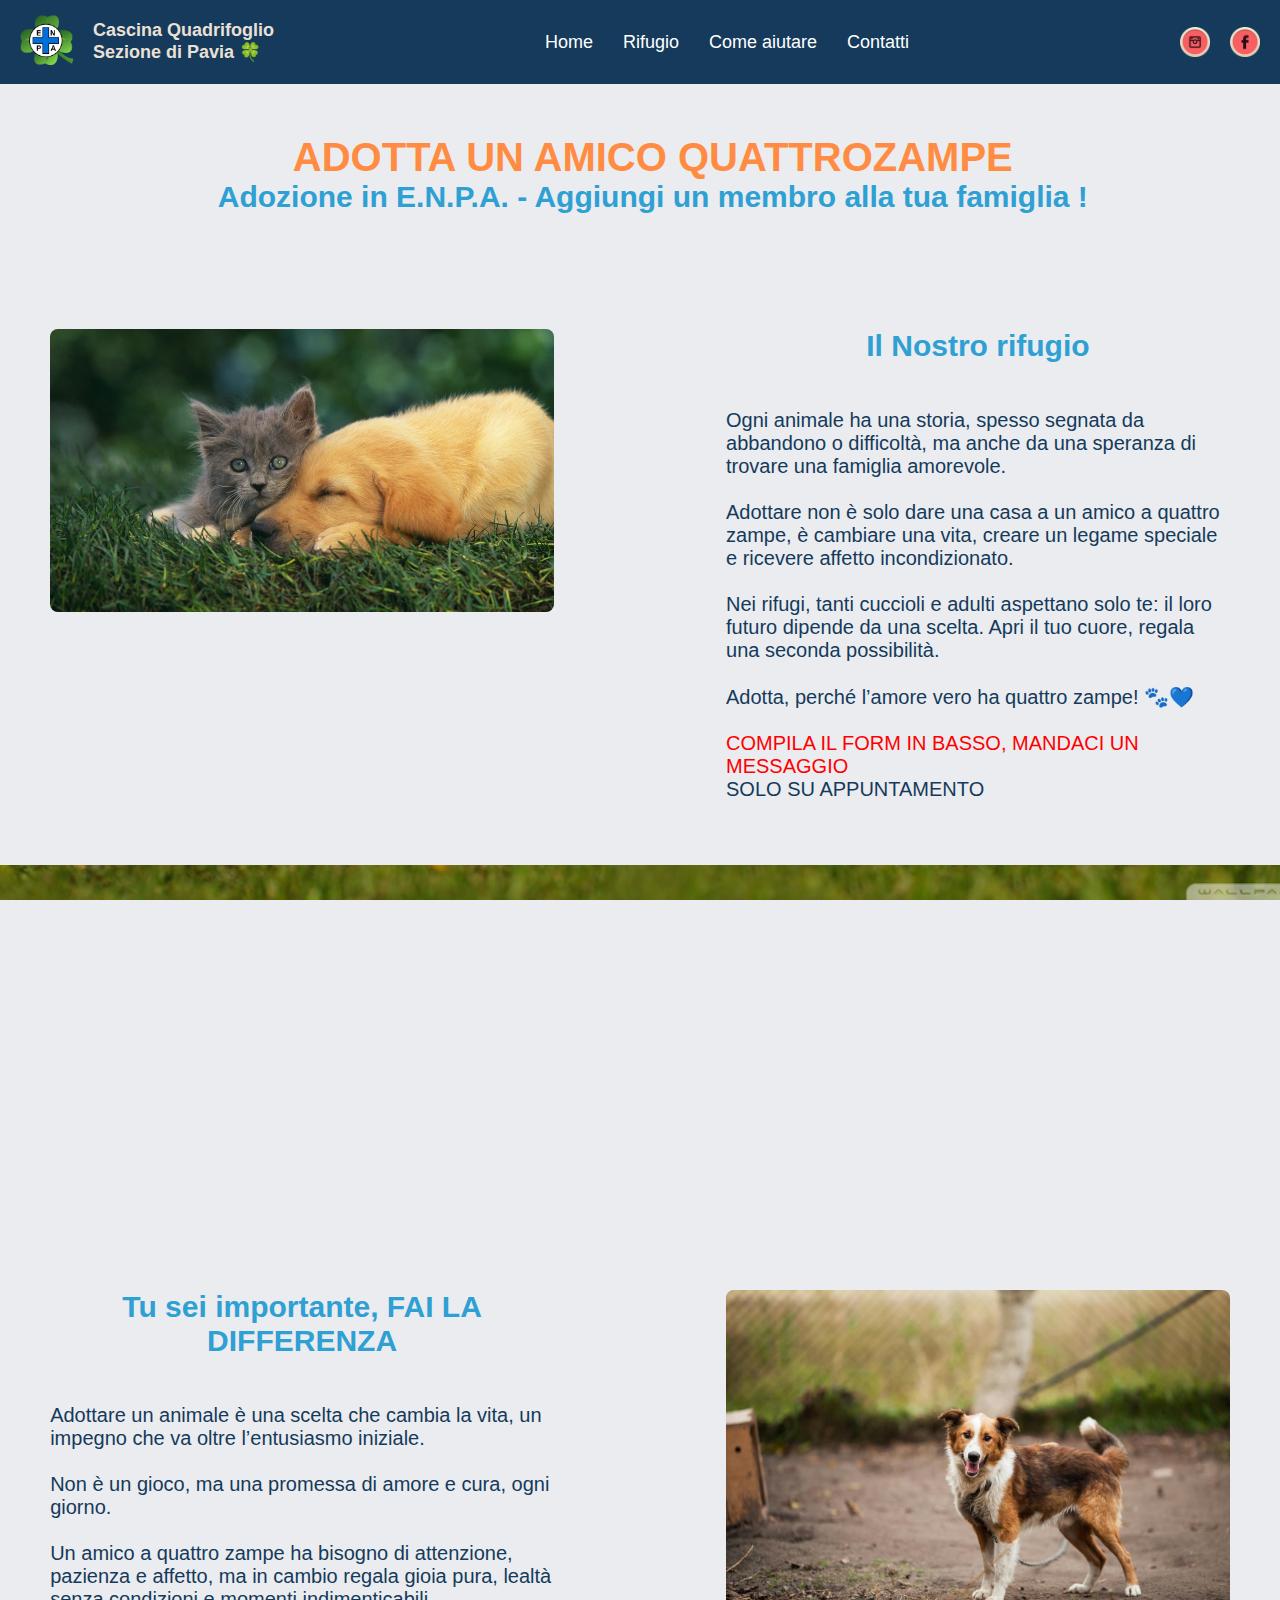
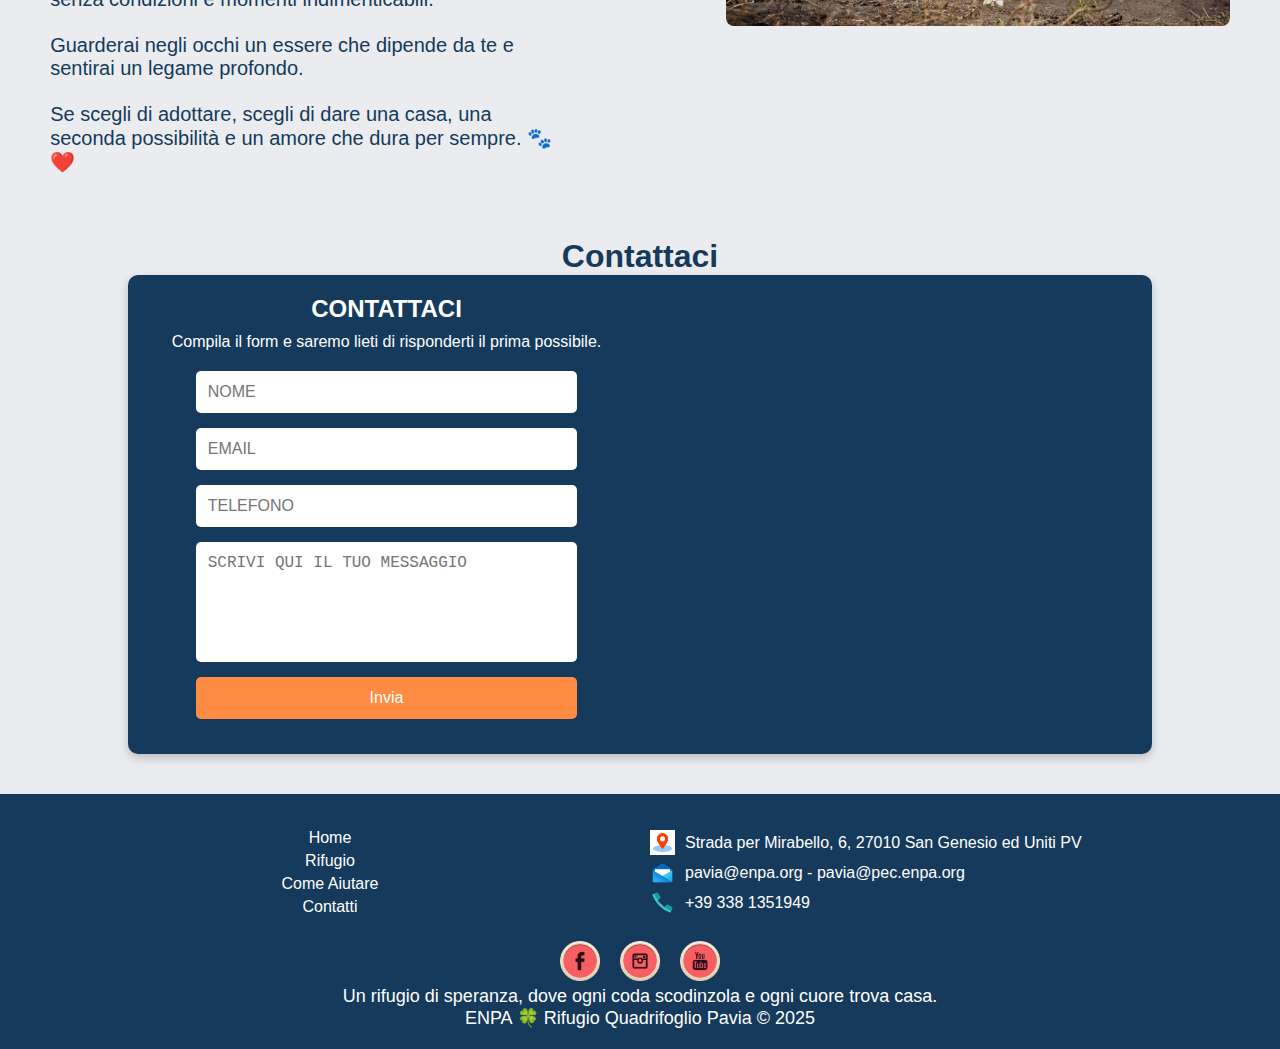
<file: prova.html>
<!DOCTYPE html>
<html lang="it">
<head>
    <meta charset="UTF-8">
    <meta name="viewport" content="width=device-width, initial-scale=1.0">
    <title>E.N.P.A. Cascina Quadrifoglio</title>
    <link rel="stylesheet" href="css/style.css">

</head>
<body>
    <!-- ======================================================================================= -->
    <!-- ===                                       NAVBAR                                    === -->
    <!-- ======================================================================================= -->
    <nav class="navbar">
        <div class="logo-container">
            <div class="logo">
                <img src="img/ENPAquadrifoglio.png" alt="Logo ENPA">
            </div>
            <div class="logo-text">
                <p>Cascina Quadrifoglio</p>
                <p>Sezione di Pavia 🍀 </p>
            </div>
        </div>
        <div class="hamburger" onclick="toggleMenu()">
            <div></div>
            <div></div>
            <div></div>
        </div>
        <ul class="nav-links">
            <li><a href="index.html">Home</a></li>
            <li><a href="index.html#ilrifugio">Rifugio</a></li>
            <li><a href="index.html#services">Come aiutare</a></li>
            <li><a href="#contatti">Contatti</a></li>
        </ul>
        <div class="social-icons">
            <a href="https://www.instagram.com/enpa_pavia_cascinaquadrifoglio" class="social-icon ig"></a>
            <a href="https://www.facebook.com/cascinaquadrifogliorifugio" class="social-icon fb"></a>
        </div>
    </nav>
    <!-- ======================================================================================= -->
    <!-- ===                                  FINE NAVBAR                                    === -->
    <!-- ======================================================================================= -->

    <!-- Pulsante "Top" -->
    <button class="top-button" onclick="scrollToTop()">
        <img src="img/top-icon.png" alt="Torna su">
    </button>

    <!-- ======================================================================================= -->

    <!-- ======================================================================================= -->
<div class="adozioni_alto">
        <h1>ADOTTA UN AMICO QUATTROZAMPE</h1>
        <h2>Adozione in E.N.P.A. - Aggiungi un membro alla tua famiglia !</h2>
    </div>

    <div class="adozioni_box">
        <div class="adozioni_left">
            <img src="img/1.jpg" alt="Volontario">
        </div>
        <div class="adozioni_right">
            <h2>Il Nostro rifugio</h2>
            <p>
            	<br><br>
             	Ogni animale ha una storia, spesso segnata da abbandono o difficoltà, ma anche da una speranza di trovare una famiglia amorevole. 
						 	<br><br>
							Adottare non è solo dare una casa a un amico a quattro zampe, è cambiare una vita, creare un legame speciale e ricevere affetto incondizionato. 
						 	<br><br>
							Nei rifugi, tanti cuccioli e adulti aspettano solo te: il loro futuro dipende da una scelta. Apri il tuo cuore, regala una seconda possibilità. 
							<br><br>
							Adotta, perché l’amore vero ha quattro zampe! 🐾💙 
							<br><br>
							<span style="color: red"> COMPILA IL FORM IN BASSO, MANDACI UN MESSAGGIO  </span><br> <span style="color: var("--blu-notte")"> SOLO SU APPUNTAMENTO </span>


            </p>
        </div>
    </div>

    <div class="adozioni_centrale"></div>

<div class="adozioni_box2">
        <div class="adozioni_left2">
            <h2>Tu sei importante, FAI LA DIFFERENZA</h2>
          	<p>
              <br><br> 
 							Adottare un animale è una scelta che cambia la vita, un impegno che va oltre l’entusiasmo iniziale.
              <br><br> 
							Non è un gioco, ma una promessa di amore e cura, ogni giorno.
              <br><br> 
							Un amico a quattro zampe ha bisogno di attenzione, pazienza e affetto, ma in cambio regala gioia pura, lealtà senza condizioni e momenti indimenticabili. 
              <br><br> 
							Guarderai negli occhi un essere che dipende da te e sentirai un legame profondo. 
							<br><br> 
							Se scegli di adottare, scegli di dare una casa, una seconda possibilità e un amore che dura per sempre. 🐾❤️
            </p>
        </div>
        <div class="adozioni_right2">
            <img src="img/pexels-robert-bogdan-156165-663573.jpg" alt="adozioni">
        </div>
    </div>
    <!-- ======================================================================================= -->
    <!-- ===                                     FORM                                        === -->
    <!-- ======================================================================================= -->
    <h1>Contattaci</h1>

    <div class="form-container" id="contatti">
        <!-- Form contatti -->
        <div class="contact-form">
            <h2>CONTATTACI</h2>
            <p>Compila il form e saremo lieti di risponderti il prima possibile.</p>
            <form action="https://api.web3forms.com/submit" method="POST">
                <input type="hidden" name="access_key" value="62db2e30-e3d1-49f3-b147-6711e00fb763">
                <input type="hidden" name="subject" value="Messaggio inviato dal sito di ENPA Quadrifoglio">
                <input type="hidden" name="from_name" value="Enpa Cascina Quadrifoglio">
                <input type="hidden" name="redirect" value="https://web3forms.com/success">

                <input type="text" name="name" placeholder="NOME" required>
                <input type="email" name="email" placeholder="EMAIL" required>
                <input type="text" name="phone" placeholder="TELEFONO" required>
                <textarea name="message" placeholder="SCRIVI QUI IL TUO MESSAGGIO" required></textarea>

                <input type="submit" value="Invia" class="send-button">
            </form>
        </div>

        <!-- Mappa -->
        <div class="map">
            <iframe src="https://www.google.com/maps/embed?pb=!1m18!1m12!1m3!1d2809.698922315636!2d9.160410875499622!3d45.23365774879247!2m3!1f0!2f0!3f0!3m2!1i1024!2i768!4f13.1!3m3!1m2!1s0x4786d878a3181c51%3A0xc1219e5953fd4df3!2sE.N.P.A.%20Pavia!5e0!3m2!1sit!2sit!4v1732052443654!5m2!1sit!2sit"
                loading="lazy" allowfullscreen>
            </iframe>
        </div>
    </div>
    <!-- ======================================================================================= -->
    <!-- ===                                   FINE FORM                                     === -->
    <!-- ======================================================================================= -->


    <!-- ======================================================================================= -->
    <!-- ===                                     FOOTER                                      === -->
    <!-- ======================================================================================= -->
    <footer>
        <div class="footer-content">
            <div class="footer-left">
							<a href="index.html">Home</a>
							<a href="index.html#ilrifugio">Rifugio</a>
                            <a href="index.html#services\">Come Aiutare</a>
                            <a href="#contatti">Contatti</a>
            </div>
            <div class="footer-right">
                <a href="https://maps.google.com/?q=Strada+per+Mirabello,+6,+27010+San+Genesio+ed+Uniti+PV" target="_blank"><img src="img/icons8-location2.gif" alt="Luogo">Strada per Mirabello, 6, 27010 San Genesio ed Uniti PV</a>
                <a href="mailto:pavia@enpa.org,pavia@pec.enpa.org"><img src="img/icons8-email2.gif" alt="Email">pavia@enpa.org - pavia@pec.enpa.org</a>
                <a href="tel:+393381351949"><img src="img/icons8-phone.gif" alt="Telefono">+39 338 1351949</a>
            </div>
        </div>

        <div class="footer-bottom">
            <div class="social-icons">
                <a href="https://www.facebook.com/cascinaquadrifogliorifugio" class="icon facebook"><img src="img/facebook.png" alt="Facebook"></a>
                <a href="https://www.facebook.com/cascinaquadrifogliorifugio" class="icon instagram"><img src="img/instagram.png" alt="Instagram"></a>
                <a href="https://www.youtube.com/watch?v=4bkQIQ1iQbk" class="icon youtube"><img src="img/Uiconstock-Flatin-Social-Youtube.256.png" alt="PayPal"></a>
            </div>
						<p>Un rifugio di speranza, dove ogni coda scodinzola e ogni cuore trova casa. </p>
						<p>ENPA 🍀 Rifugio Quadrifoglio Pavia &copy; 2025 </p>
        </div>
    </footer>
    <!-- ======================================================================================= -->
    <!-- ===                                  FINE FOOTER                                    === -->
    <!-- ======================================================================================= -->
    <script>
        function toggleMenu() {
            document.querySelector('.hamburger').classList.toggle('active');
            document.querySelector('.nav-links').classList.toggle('active');
        }
    </script>

    <script>
        // Mostra il pulsante quando si scorre verso il basso
        window.addEventListener("scroll", function () {
            var topButton = document.querySelector(".top-button");
            if (window.scrollY > 100) {
                topButton.classList.add("show");
            } else {
                topButton.classList.remove("show");
            }
        });

        // Funzione per tornare in alto
        function scrollToTop() {
            window.scrollTo({ top: 0, behavior: "smooth" });
        }
    </script>
</body>
</html>
</file>
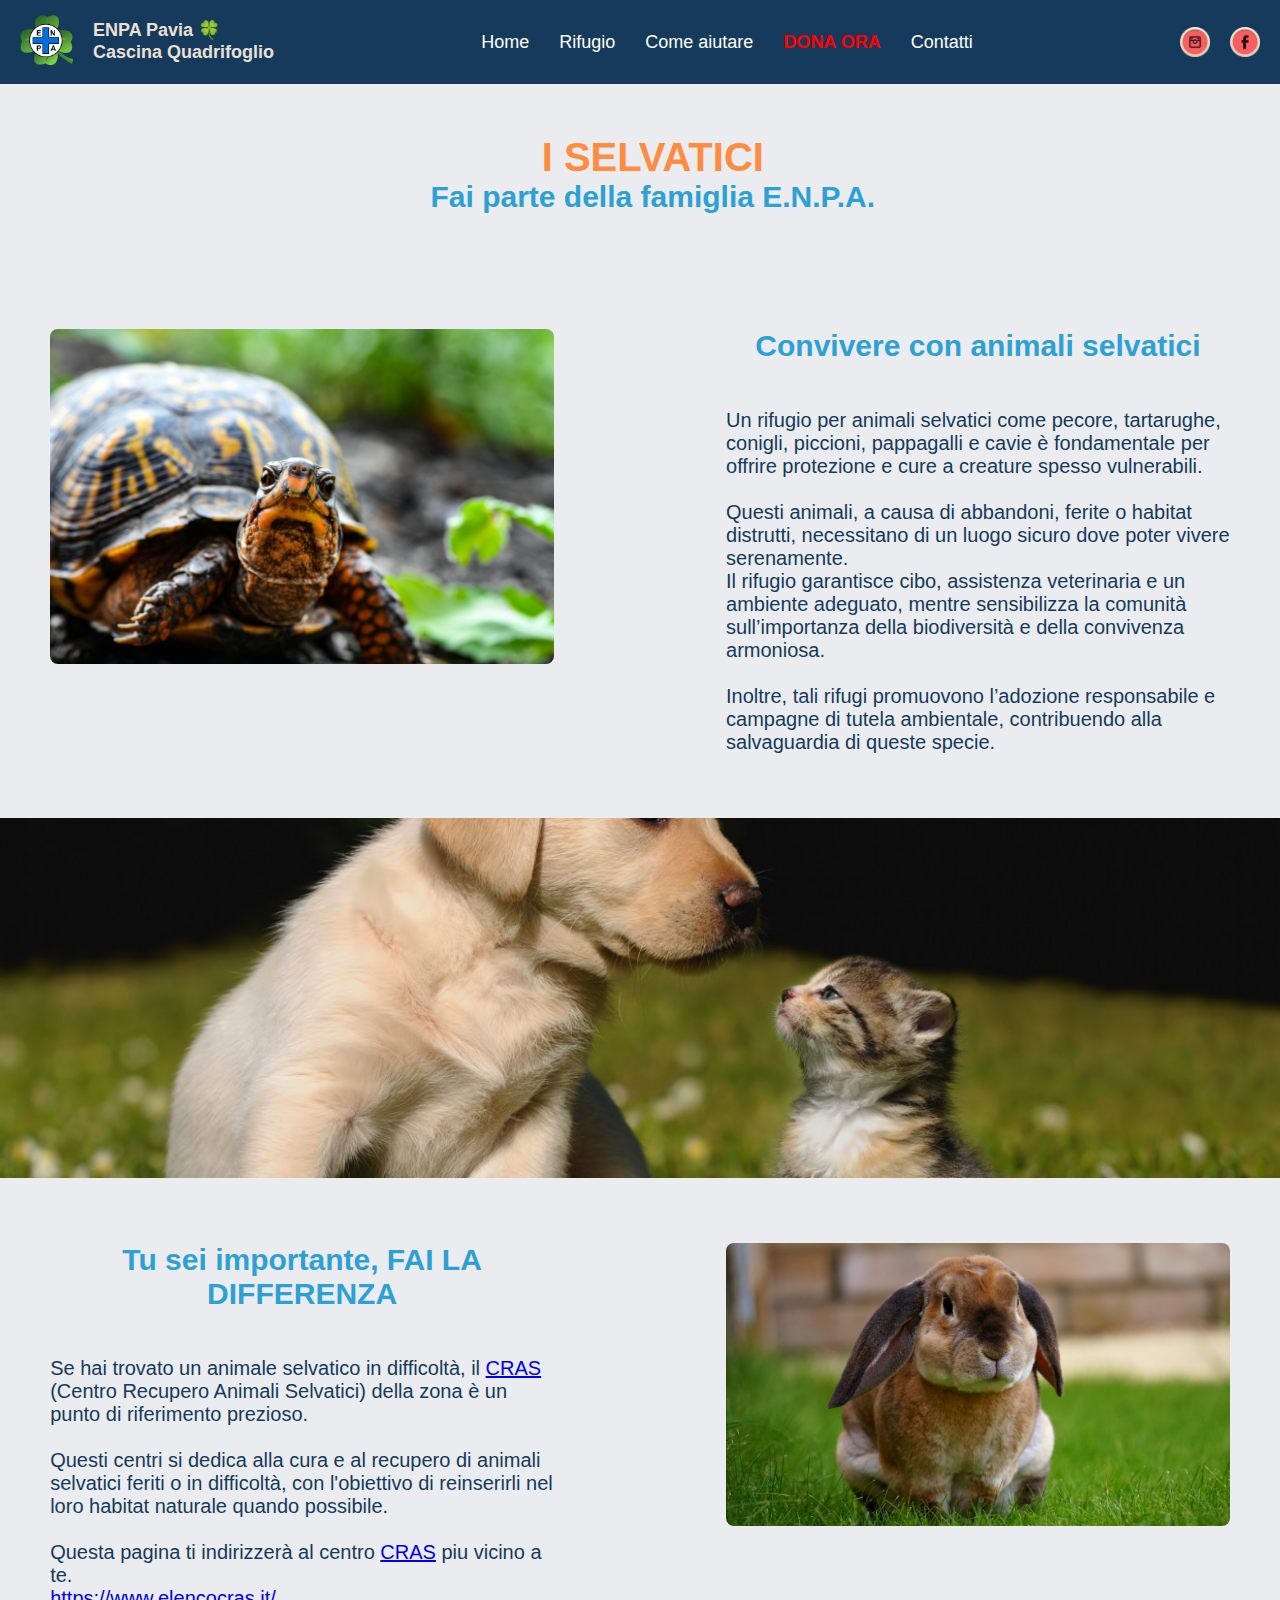
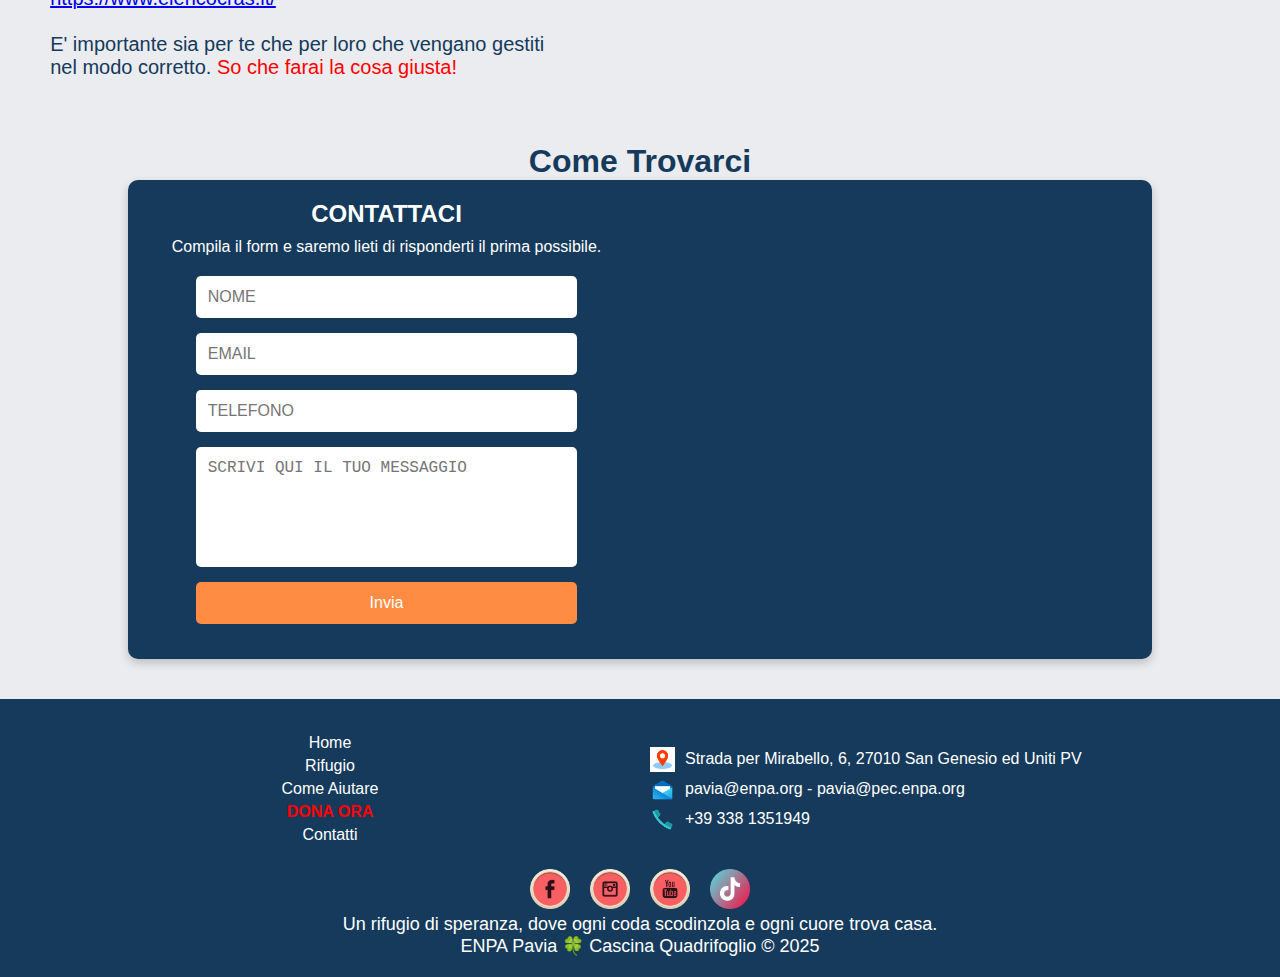
<file: selvatici.html>
<!DOCTYPE html>
<html lang="it">
<head>
    <meta charset="UTF-8">
    <meta name="viewport" content="width=device-width, initial-scale=1.0">
    <title>E.N.P.A. Cascina Quadrifoglio</title>
        <link rel="stylesheet" href="css/campione.css">
        <link rel="stylesheet" href="css/selvatici.css">

</head>
<body>
    <!-- ======================================================================================= -->
    <!-- ===                                       NAVBAR                                    === -->
    <!-- ======================================================================================= -->
    <nav class="navbar">
        <div class="logo-container">
            <div class="logo">
                <img src="img/ENPAquadrifoglio.png" alt="Logo ENPA">
            </div>
            <div class="logo-text">                
                <p>ENPA Pavia 🍀 </p>
                <p>Cascina Quadrifoglio</p>
            </div>
        </div>
        <div class="hamburger" onclick="toggleMenu()">
            <div></div>
            <div></div>
            <div></div>
        </div>
        <ul class="nav-links">
            <li><a href="index.html">Home</a></li>
            <li><a href="index.html#ilrifugio">Rifugio</a></li>
            <li><a href="index.html#services">Come aiutare</a></li>
            <li><a href="donazioni.html">DONA ORA</a></li>
            <li><a href="#contatti">Contatti</a></li>
        </ul>
        <div class="social-icons">
            <a href="https://www.instagram.com/enpa_pavia_cascinaquadrifoglio" class="social-icon ig"></a>
            <a href="https://www.facebook.com/cascinaquadrifogliorifugio" class="social-icon fb"></a>
        </div>
    </nav>
    <!-- ======================================================================================= -->
    <!-- ===                                  FINE NAVBAR                                    === -->
    <!-- ======================================================================================= -->

    <!-- Pulsante "Top" -->
    <button class="top-button" onclick="scrollToTop()">
        <img src="img/top-icon.png" alt="Torna su">
    </button>

    <!-- ======================================================================================= -->

    <!-- ======================================================================================= -->
<div class="selvatici_alto">
        <h1>I SELVATICI</h1>
        <h2>Fai parte della famiglia E.N.P.A.</h2>
    </div>

    <div class="selvatici_box">
        <div class="selvatici_left">
            <img src="img/tarta.jpg" alt="Volontario">
        </div>
        <div class="selvatici_right">
            <h2>Convivere con animali selvatici</h2>
            <p>
                <br><br>
                Un rifugio per animali selvatici come pecore, tartarughe, conigli, piccioni, 
                pappagalli e cavie è fondamentale per offrire protezione e cure a creature 
                spesso vulnerabili.
                <br><br>
                Questi animali, a causa di abbandoni, ferite o habitat distrutti, 
                necessitano di un luogo sicuro dove poter vivere serenamente. 
                <br>
                Il rifugio garantisce cibo, assistenza veterinaria e un ambiente adeguato, 
                mentre sensibilizza la comunità sull’importanza della biodiversità e della 
                convivenza armoniosa.
                <br><br>
                Inoltre, tali rifugi promuovono l’adozione responsabile e campagne di 
                tutela ambientale, contribuendo alla salvaguardia di queste specie.
                
            </p>
        </div>
    </div>

    <div class="selvatici_centrale"></div>

    <div class="selvatici_box2">
        <div class="selvatici_left2">
            <h2>Tu sei importante, FAI LA DIFFERENZA</h2>
            <p>
<br><br>               
Se hai trovato un animale selvatico in difficoltà, il
<a href="https://www.elencocras.it/" class="btn">CRAS</a>
(Centro Recupero Animali Selvatici) della zona è un punto di riferimento prezioso.
<br><br> 
Questi centri si dedica alla cura e al recupero di animali selvatici feriti o in difficoltà, 
con l'obiettivo di reinserirli nel loro habitat naturale quando possibile.
<br><br> 
Questa pagina ti indirizzerà al centro <a href="https://www.elencocras.it/" class="btn">CRAS</a> 
    piu vicino a te.<br> 
    <a href="https://www.elencocras.it/" class="btn">https://www.elencocras.it/</a>
    <br> <br> 
    
E' importante sia per te che per loro che vengano gestiti nel modo corretto.
<span style="color: red">So che farai la cosa giusta!</span>

            </p>
        </div>
        <div class="selvatici_right2">
            <img src="img/coniglio.jpg" alt="selvatici">
        </div>
    </div>
    <!-- ======================================================================================= -->
    <!-- ===                                     FORM                                        === -->
    <!-- ======================================================================================= -->
    <h1>Come Trovarci</h1>

    <div class="form-container" id="contatti">
        <!-- Form contatti -->
        <div class="contact-form">
            <h2>CONTATTACI</h2>
            <p>Compila il form e saremo lieti di risponderti il prima possibile.</p>
            <form action="https://api.web3forms.com/submit" method="POST">
                <input type="hidden" name="access_key" value="62db2e30-e3d1-49f3-b147-6711e00fb763">
                <input type="hidden" name="subject" value="Messaggio inviato dal sito di ENPA Quadrifoglio">
                <input type="hidden" name="from_name" value="Enpa Cascina Quadrifoglio">
                <input type="hidden" name="redirect" value="https://web3forms.com/success">

                <input type="text" name="name" placeholder="NOME" required>
                <input type="email" name="email" placeholder="EMAIL" required>
                <input type="text" name="phone" placeholder="TELEFONO" required>
                <textarea name="message" placeholder="SCRIVI QUI IL TUO MESSAGGIO" required></textarea>

                <input type="submit" value="Invia" class="send-button">
            </form>
        </div>

        <!-- Mappa -->
        <div class="map">
            <iframe src="https://www.google.com/maps/embed?pb=!1m18!1m12!1m3!1d2809.698922315636!2d9.160410875499622!3d45.23365774879247!2m3!1f0!2f0!3f0!3m2!1i1024!2i768!4f13.1!3m3!1m2!1s0x4786d878a3181c51%3A0xc1219e5953fd4df3!2sE.N.P.A.%20Pavia!5e0!3m2!1sit!2sit!4v1732052443654!5m2!1sit!2sit"
                loading="lazy" allowfullscreen>
            </iframe>
        </div>
    </div>
    <!-- ======================================================================================= -->
    <!-- ===                                   FINE FORM                                     === -->
    <!-- ======================================================================================= -->


    <!-- ======================================================================================= -->
    <!-- ===                                     FOOTER                                      === -->
    <!-- ======================================================================================= -->
    <footer>
        <div class="footer-content">
            <div class="footer-left">
							<a href="index.html">Home</a>
							<a href="index.html#ilrifugio">Rifugio</a>
                            <a href="index.html#services">Come Aiutare</a>
                            <a href="donazioni.html">DONA ORA</a>
                            <a href="index.html#contatti">Contatti</a>
            </div>
            <div class="footer-right">
                <a href="https://maps.google.com/?q=Strada+per+Mirabello,+6,+27010+San+Genesio+ed+Uniti+PV" target="_blank"><img src="img/icons8-location2.gif" alt="Luogo">Strada per Mirabello, 6, 27010 San Genesio ed Uniti PV</a>
                <a href="mailto:pavia@enpa.org,pavia@pec.enpa.org"><img src="img/icons8-email2.gif" alt="Email">pavia@enpa.org - pavia@pec.enpa.org</a>
                <a href="tel:+393381351949"><img src="img/icons8-phone.gif" alt="Telefono">+39 338 1351949</a>
            </div>
        </div>

        <div class="footer-bottom">
            <div class="social-icons">
                <a href="https://www.facebook.com/cascinaquadrifogliorifugio" class="icon facebook"><img src="img/facebook.png" alt="Facebook"></a>
                <a href="https://www.instagram.com/enpa_pavia_cascinaquadrifoglio" class="icon instagram"><img src="img/instagram.png" alt="Instagram"></a>
                <a href="https://www.youtube.com/watch?v=4bkQIQ1iQbk" class="icon youtube"><img src="img/Uiconstock-Flatin-Social-Youtube.256.png" alt="PayPal"></a>
                <a href="https://www.tiktok.com/@enpa_pavia?_t=ZN-8wf6XK5lj3G&_r=1" class="icon youtube"><img src="img/social-media.png" alt="ticktok"></a>
            </div>
						<p>Un rifugio di speranza, dove ogni coda scodinzola e ogni cuore trova casa. </p>
						<p>ENPA Pavia 🍀 Cascina Quadrifoglio &copy; 2025 </p>
        </div>
    </footer>
    <!-- ======================================================================================= -->
    <!-- ===                                  FINE FOOTER                                    === -->
    <!-- ======================================================================================= -->
    <script src="js/menu.js"></script>
    <script src="js/pulsante.js"></script>
</body>
</html>
</file>
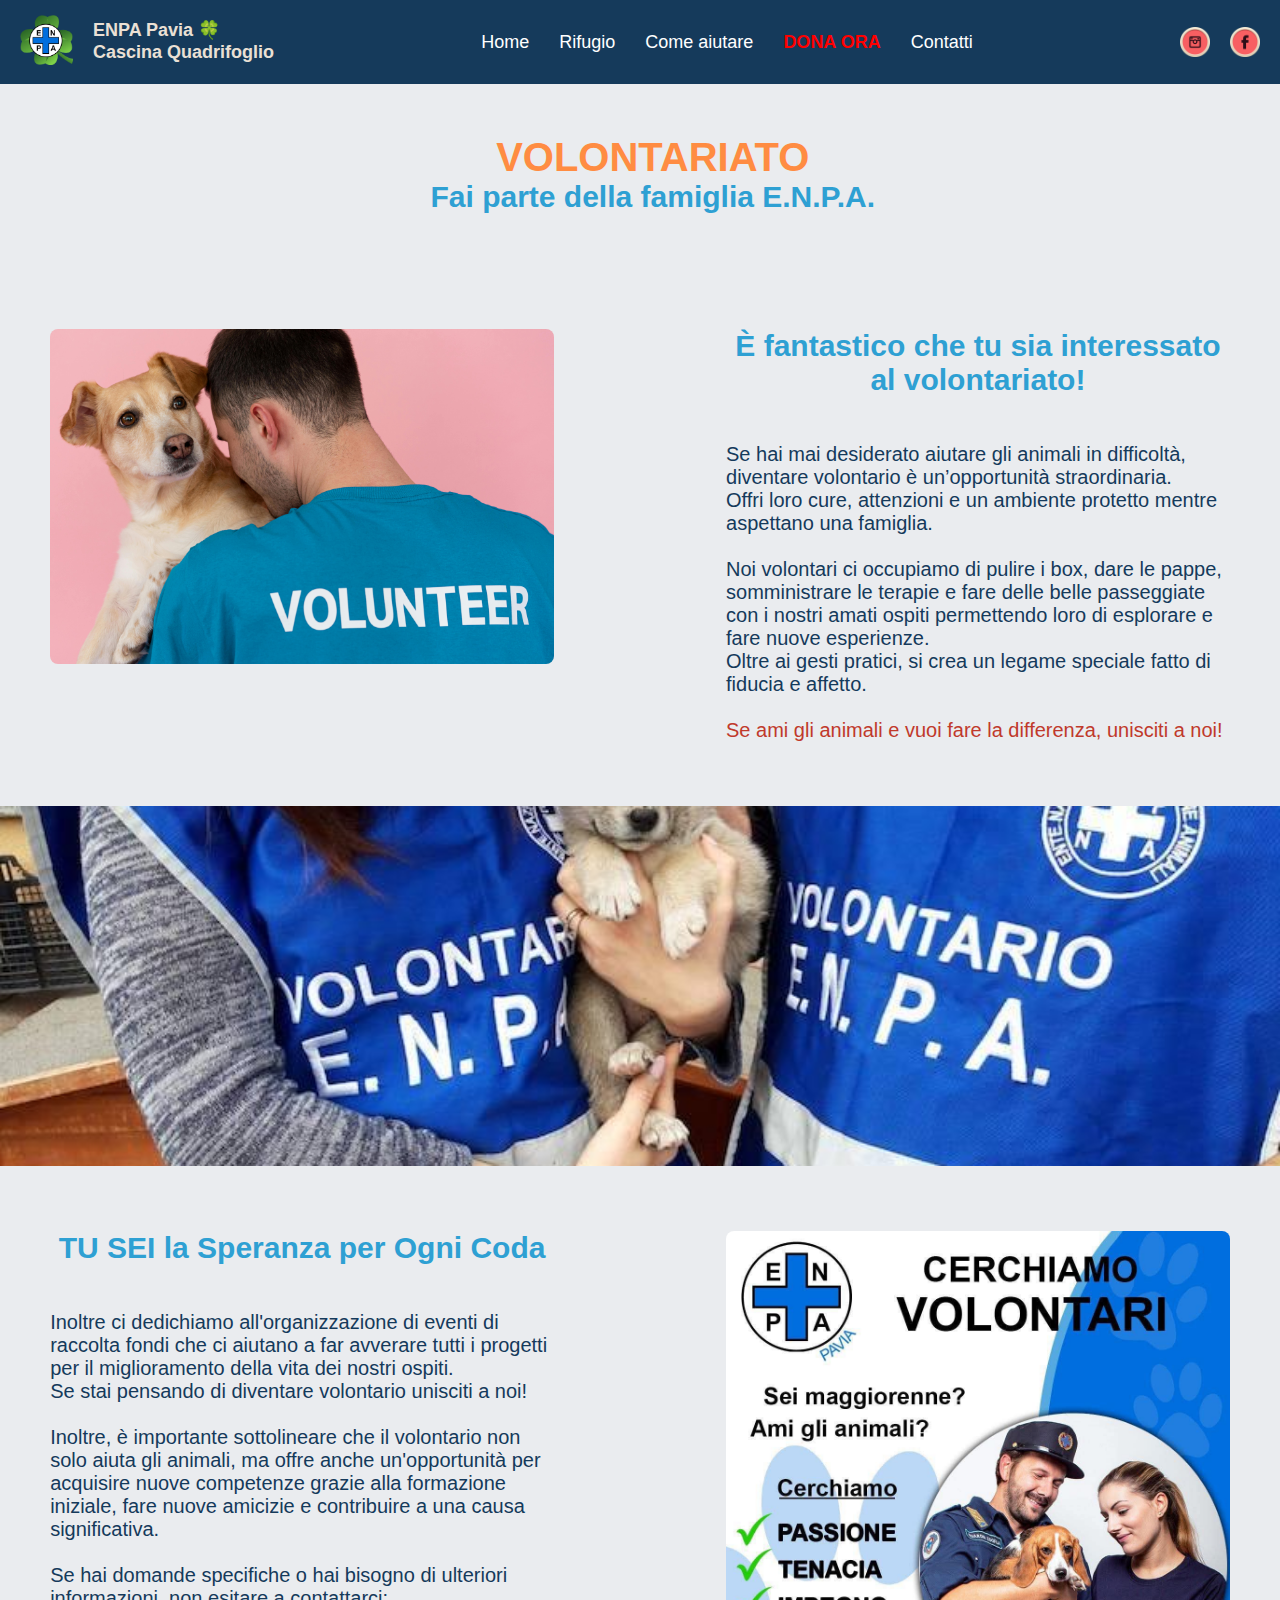
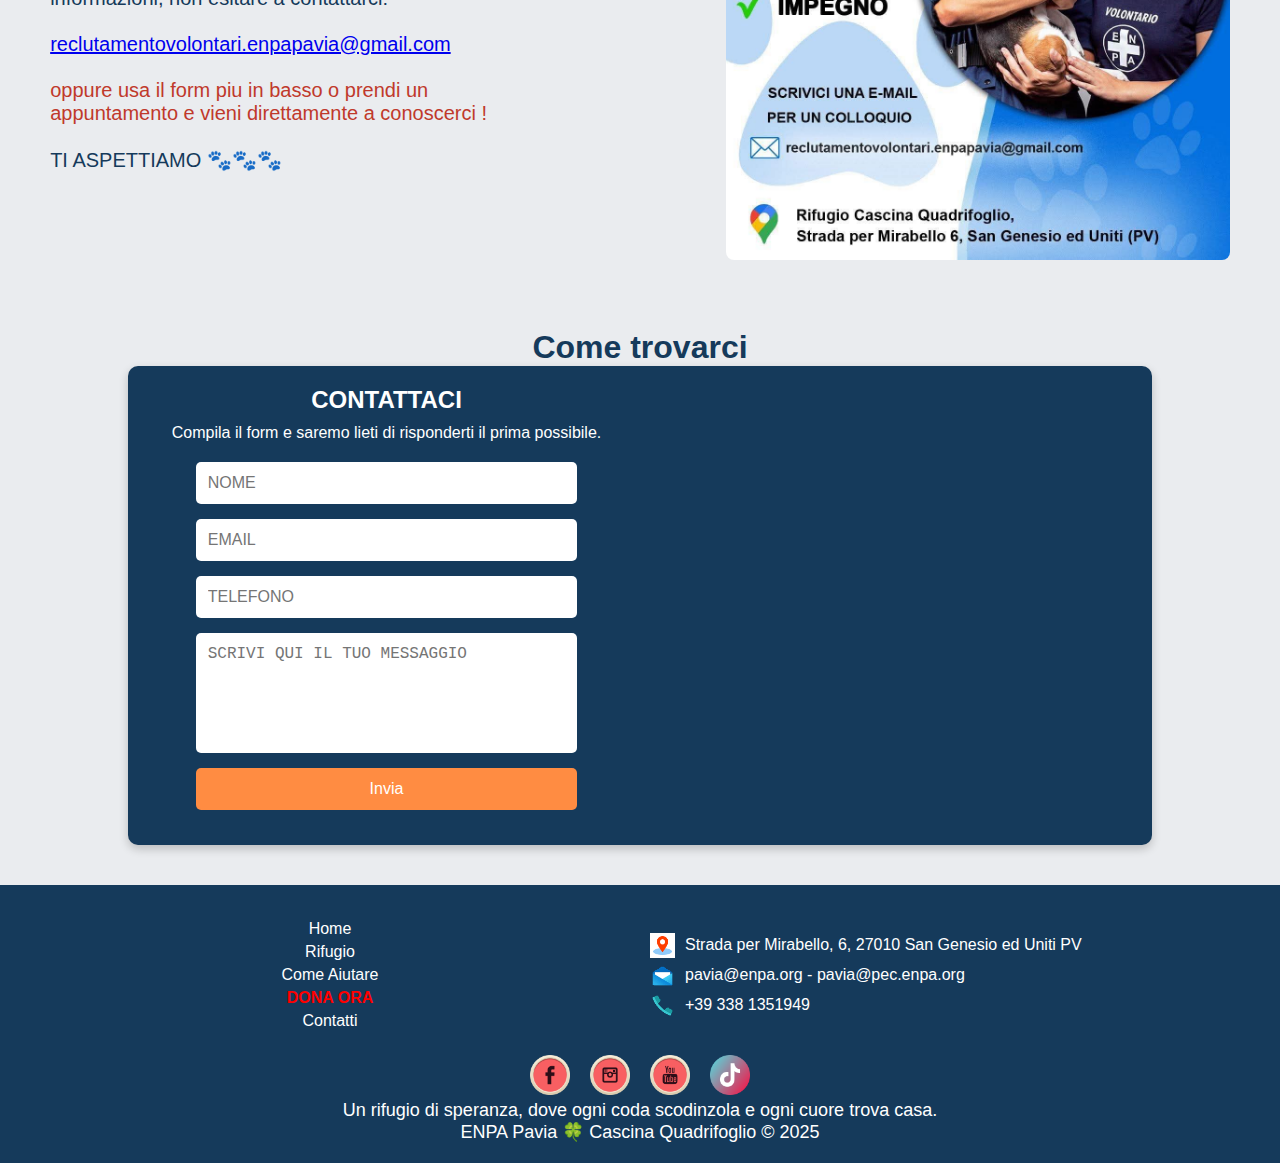
<file: volontario.html>
<!DOCTYPE html>
<html lang="it">
<head>
    <meta charset="UTF-8">
    <meta name="viewport" content="width=device-width, initial-scale=1.0">
    <title>E.N.P.A. Cascina Quadrifoglio</title>
        <link rel="stylesheet" href="css/campione.css">
        <link rel="stylesheet" href="css/volontario.css">

</head>
<body>
    <!-- ======================================================================================= -->
    <!-- ===                                       NAVBAR                                    === -->
    <!-- ======================================================================================= -->
    <nav class="navbar">
        <div class="logo-container">
            <div class="logo">
                <img src="img/ENPAquadrifoglio.png" alt="Logo ENPA">
            </div>
            <div class="logo-text">                
                <p>ENPA Pavia 🍀 </p>
                <p>Cascina Quadrifoglio</p>
            </div>
        </div>
        <div class="hamburger" onclick="toggleMenu()">
            <div></div>
            <div></div>
            <div></div>
        </div>
        <ul class="nav-links">
            <li><a href="#">Home</a></li>
            <li><a href="index.html#ilrifugio">Rifugio</a></li>
            <li><a href="index.html#services">Come aiutare</a></li>
            <li><a href="donazioni.html">DONA ORA</a></li>
            <li><a href="#contatti">Contatti</a></li>
        </ul>
        <div class="social-icons">
            <a href="https://www.instagram.com/enpa_pavia_cascinaquadrifoglio" class="social-icon ig"></a>
            <a href="https://www.facebook.com/cascinaquadrifogliorifugio" class="social-icon fb"></a>
        </div>
    </nav>
    <!-- ======================================================================================= -->
    <!-- ===                                  FINE NAVBAR                                    === -->
    <!-- ======================================================================================= -->

    <!-- Pulsante "Top" -->
    <button class="top-button" onclick="scrollToTop()">
        <img src="img/top-icon.png" alt="Torna su">
    </button>

    <!-- ======================================================================================= -->

    <!-- ======================================================================================= -->
<div class="volontario_alto">
        <h1>VOLONTARIATO</h1>
        <h2>Fai parte della famiglia E.N.P.A.</h2>
    </div>

    <div class="volontario_box">
        <div class="volontario_left">
            <img src="img/ivolontari.jpg" alt="Volontario">
        </div>
        <div class="volontario_right">
            <h2>È fantastico che tu sia interessato al volontariato!</h2>
            <p>
                <br><br>
                Se hai mai desiderato aiutare gli animali in difficoltà, 
                diventare volontario è un’opportunità straordinaria. 
                <br>
                Offri loro cure, attenzioni e un ambiente protetto mentre aspettano una famiglia.
                <br><br>
                Noi volontari ci occupiamo di pulire i box, dare le pappe, somministrare le terapie 
                e fare delle belle passeggiate con i nostri amati ospiti permettendo loro di esplorare e fare nuove esperienze.
                <br>
                Oltre ai gesti pratici, si crea un legame speciale fatto di fiducia e affetto.
                <br><br>
                <span style="color: #C0392B">Se ami gli animali e vuoi fare la differenza,
                 unisciti a noi!</span>
            </p>
        </div>
    </div>

    <div class="volontario_centrale"></div>

    <div class="volontario_box2">
        <div class="volontario_left2">
            <h2>TU SEI la Speranza per Ogni Coda</h2>
            <p>
<br><br>               
Inoltre ci dedichiamo all'organizzazione di eventi di raccolta fondi che ci aiutano a far avverare tutti 
i progetti per il miglioramento della vita dei nostri ospiti. 
<br>
Se stai pensando di diventare volontario unisciti a noi!
<br><br>
Inoltre, è importante sottolineare che il volontario non solo aiuta gli animali,
ma offre anche un'opportunità per acquisire nuove competenze grazie alla formazione iniziale, 
fare nuove amicizie e contribuire a una causa significativa. 
<br> <br>
Se hai domande specifiche o hai bisogno di ulteriori informazioni, non esitare a contattarci:
<br><br>
<a href="mailto:reclutamentovolontari.enpapavia@gmail.com">reclutamentovolontari.enpapavia@gmail.com</a>
<br><br>
<span style="color: #C0392B">oppure usa il form piu in basso o prendi un appuntamento e vieni direttamente a conoscerci !</span> 
<br><br>
TI ASPETTIAMO 🐾🐾🐾 
            </p>
        </div>
        <div class="volontario_right2">
            <img src="img/FB_IMG_1744869932150.jpg" alt="volontario">
        </div>
    </div>
    <!-- ======================================================================================= -->
    <!-- ===                                     FORM                                        === -->
    <!-- ======================================================================================= -->
    <h1>Come trovarci</h1>

    <div class="form-container" id="contatti">
        <!-- Form contatti -->
        <div class="contact-form">
            <h2>CONTATTACI</h2>
            <p>Compila il form e saremo lieti di risponderti il prima possibile.</p>
            <form action="https://api.web3forms.com/submit" method="POST">
                <input type="hidden" name="access_key" value="62db2e30-e3d1-49f3-b147-6711e00fb763">
                <input type="hidden" name="subject" value="Messaggio inviato dal sito di ENPA Quadrifoglio">
                <input type="hidden" name="from_name" value="Enpa Cascina Quadrifoglio">
                <input type="hidden" name="redirect" value="https://web3forms.com/success">

                <input type="text" name="name" placeholder="NOME" required>
                <input type="email" name="email" placeholder="EMAIL" required>
                <input type="text" name="phone" placeholder="TELEFONO" required>
                <textarea name="message" placeholder="SCRIVI QUI IL TUO MESSAGGIO" required></textarea>

                <input type="submit" value="Invia" class="send-button">
            </form>
        </div>

        <!-- Mappa -->
        <div class="map">
            <iframe src="https://www.google.com/maps/embed?pb=!1m18!1m12!1m3!1d2809.698922315636!2d9.160410875499622!3d45.23365774879247!2m3!1f0!2f0!3f0!3m2!1i1024!2i768!4f13.1!3m3!1m2!1s0x4786d878a3181c51%3A0xc1219e5953fd4df3!2sE.N.P.A.%20Pavia!5e0!3m2!1sit!2sit!4v1732052443654!5m2!1sit!2sit"
                loading="lazy" allowfullscreen>
            </iframe>
        </div>
    </div>
    <!-- ======================================================================================= -->
    <!-- ===                                   FINE FORM                                     === -->
    <!-- ======================================================================================= -->


    <!-- ======================================================================================= -->
    <!-- ===                                     FOOTER                                      === -->
    <!-- ======================================================================================= -->
    <footer>
        <div class="footer-content">
            <div class="footer-left">
							<a href="index.html">Home</a>
							<a href="index.html#ilrifugio">Rifugio</a>
                            <a href="index.html#services">Come Aiutare</a>
                            <a href="donazioni.html">DONA ORA</a>
                            <a href="index.html#contatti">Contatti</a>
            </div>
            <div class="footer-right">
                <a href="https://maps.google.com/?q=Strada+per+Mirabello,+6,+27010+San+Genesio+ed+Uniti+PV" target="_blank"><img src="img/icons8-location2.gif" alt="Luogo">Strada per Mirabello, 6, 27010 San Genesio ed Uniti PV</a>
                <a href="mailto:pavia@enpa.org,pavia@pec.enpa.org"><img src="img/icons8-email2.gif" alt="Email">pavia@enpa.org - pavia@pec.enpa.org</a>
                <a href="tel:+393381351949"><img src="img/icons8-phone.gif" alt="Telefono">+39 338 1351949</a>
            </div>
        </div>

        <div class="footer-bottom">
            <div class="social-icons">
                <a href="https://www.facebook.com/cascinaquadrifogliorifugio" class="icon facebook"><img src="img/facebook.png" alt="Facebook"></a>
                <a href="https://www.instagram.com/enpa_pavia_cascinaquadrifoglio" class="icon instagram"><img src="img/instagram.png" alt="Instagram"></a>
                <a href="https://www.youtube.com/watch?v=4bkQIQ1iQbk" class="icon youtube"><img src="img/Uiconstock-Flatin-Social-Youtube.256.png" alt="PayPal"></a>
                <a href="https://www.tiktok.com/@enpa_pavia?_t=ZN-8wf6XK5lj3G&_r=1" class="icon youtube"><img src="img/social-media.png" alt="ticktok"></a>

            </div>
						<p>Un rifugio di speranza, dove ogni coda scodinzola e ogni cuore trova casa. </p>
						<p>ENPA Pavia 🍀 Cascina Quadrifoglio &copy; 2025 </p>
        </div>
    </footer>
    <!-- ======================================================================================= -->
    <!-- ===                                  FINE FOOTER                                    === -->
    <!-- ======================================================================================= -->
    <script src="js/menu.js"></script>
    <script src="js/pulsante.js"></script>
</body>
</html>
</file>
<file: css/campione.css>
/* Colori principali */
        :root {
            --blu-enpa: #2EA0D3;
            --bianco: #FFFFFF;
            --blu-notte: #153A5B;
            --grigio-chiaro: #EAECEF;
            --arancio-hover: #FF8C42;
            --verde-scuro: #006400;
        }
        * {
            margin: 0;
            padding: 0;
            box-sizing: border-box;
        }

        /* Stile generale */
        body {
            background-color: var(--grigio-chiaro);
            color: var(--blu-notte);
            font-family: Arial, sans-serif;
            text-align: center;
            margin: 0;
        }

        /* ======================================================================================= */
        /* ===                                       NAVBAR                                    === */
        /* ======================================================================================= */
        .navbar {
            display: flex;
            align-items: center;
            justify-content: space-between;
            background-color: #153A5B; /* Colore aggiornato */
            padding: 15px 20px;
        }

        /* Contenitore Logo + Testo */
        .logo-container {
            display: flex;
            align-items: center;
            gap: 20px;
        }

        /* Testo accanto al logo */
        .logo-text {
            text-align: left;
            font-size: 18px;
            line-height: 1.2;
            font-weight: bold;
            color: #EAE0D5; /* Beige caldo per migliorare la leggibilità */
        }

        .hamburger {
            cursor: pointer;
            flex-direction: column;
            gap: 5px;
            display: none; /* Ora è nascosto quando lo schermo è grande */
        }

        .hamburger div {
            width: 30px;
            height: 4px;
            background-color: white;
            transition: transform 0.3s ease-in-out;
        }

        .logo {
            text-align: right;
        }

        .logo img {
            height: 50px;
        }

        .nav-links {
            list-style: none;
            display: flex;
            justify-content: center;
            flex-grow: 1;
        }

        .nav-links li {
            margin: 0 15px;
        }

        .nav-links a {
            text-decoration: none;
            color: white;
            font-size: 18px;
            align: center;
            transition: color 0.3s ease-in-out;
            position: relative;
        }

        .nav-links a[href="donazioni.html"] {
        color: red;
        font-weight: bold;
        }

        .nav-links a:hover {
            color: #ffcc00;
        }

        /* Effetto animato del pulsante */
        .nav-links a::before {
            content: '';
            position: absolute;
            width: 100%;
            height: 2px;
            background-color: #ffcc00;
            bottom: -3px;
            left: 0;
            transform: scaleX(0);
            transition: transform 0.3s ease-in-out;
        }

        .nav-links a:hover::before {
            transform: scaleX(1);
        }

        .social-icons {
            display: flex;
            gap: 15px;
        /*  margin-right: 100px; */ /* Aumentato lo spazio dal fondo della pagina */
        }

        .social-icon {
            width: 30px;
            height: 30px;
            display: block;
            background-size: cover;
            transition: transform 0.3s ease-in-out;
        }

        /* Personalizzazione delle icone social */
        .ig {
            background-image: url('../img/instagram.png');
        }

        .fb {
            background-image: url('../img/facebook.png');
        }

        .social-icon:hover {
            transform: scale(1.2);
        }

        /* Animazione del pulsante hamburger */
        .hamburger.active div:nth-child(1) {
            transform: translateY(6px) rotate(45deg);
        }

        .hamburger.active div:nth-child(2) {
            opacity: 0;
        }

        .hamburger.active div:nth-child(3) {
            transform: translateY(-6px) rotate(-45deg);
        }

        /* ======================================================================================= */
        /* ===                                 FINE NAVBAR                                     === */
        /* ======================================================================================= */

        /* ======================================================================================= */
        /* ===                                 TOP BUTTON                                      === */
        /* ======================================================================================= */

        /* Pulsante "Top" */
        .top-button {
            position: fixed;
            bottom: 20px;
            right: 20px;
            width: 60px;
            height: 60px;
            background-color: var(--blu-notte);
            border: none;
            border-radius: 50%;
            display: flex;
            align-items: center;
            justify-content: center;
            cursor: pointer;
            transition: opacity 0.3s ease-in-out, transform 0.3s ease-in-out;
            opacity: 0;
            visibility: hidden;
        }

        /* Logo nel pulsante */
        .top-button img {
            width: 30px;
            transition: transform 0.2s ease-in-out;
        }

        /* Effetto hover */
        .top-button:hover {
            background-color: var(--arancio-hover);
            transform: scale(1.1);
        }

        .top-button:hover img {
            transform: scale(1.2);
        }

        /* Quando è visibile */
        .top-button.show {
            opacity: 1;
            visibility: visible;
        }

        /* ======================================================================================= */
        /* ===                               FINE TOP BUTTON                                   === */
        /* ======================================================================================= */
        /* ======================================================================================= */
        /* ===                                   CONTATTI                                      === */
        /* ======================================================================================= */

                /* Contenitore principale */
                .form-container {
                    display: flex;
                    width: 80%;
                    margin: auto;
                    background-color: var(--blu-notte);
                    color: var(--bianco);
                    border-radius: 10px;
                    padding: 20px;
                    gap: 30px;
                    box-shadow: 0px 4px 10px rgba(0, 0, 0, 0.2);
                    margin-bottom: 40px; /* Aggiunto spazio sotto */
                }
        
                /* Sezione form */
                .contact-form {
                    width: 50%;
                    display: flex;
                    flex-direction: column;
                    align-items: center;
                }
        
                .contact-form h2 {
                    font-size: 24px;
                    margin-bottom: 10px;
                }
        
                .contact-form p {
                    font-size: 16px;
                    margin-bottom: 20px;
                }
        
                .contact-form form {
                    display: flex;
                    flex-direction: column;
                    width: 80%;
                }
        
                .contact-form input,
                .contact-form textarea {
                    width: 100%;
                    padding: 12px;
                    margin-bottom: 15px;
                    border: none;
                    border-radius: 5px;
                    font-size: 16px;
                }
        
                .contact-form textarea {
                    height: 120px;
                    resize: none;
                }
        
                .send-button {
                    background-color: var(--arancio-hover);
                    color: var(--bianco);
                    padding: 12px;
                    font-size: 18px;
                    border: none;
                    border-radius: 5px;
                    cursor: pointer;
                    transition: background-color 0.3s ease-in-out;
                }
        
                .send-button:hover {
                    background-color: #D66D32;
                }
        
                /* Sezione mappa */
                .map {
                    width: 50%;
                }
        
                .map iframe {
                    width: 100%;
                    height: 100%;
                    border-radius: 10px;
                    border: none;
                }
                /* ======================================================================================= */
                /* ===                                   FINE CONTATTI                                 === */
                /* ======================================================================================= */
        
                /* ======================================================================================= */
                /* ===                                    FOOTER                                       === */
                /* ======================================================================================= */
                           /* Footer */
                footer {
                    width: 100%;
                    background-color: var(--blu-notte);
                    color: var(--bianco);
                    padding: 20px;
                    font-size: 18px;
                    display: flex;
                    flex-direction: column;
                    align-items: center;
                }
        
                /* Container unico per la sezione con link */
                .footer-content {
                    display: flex;
                    width: 100%;
                    justify-content: space-between;
                    align-items: center;
                }
        
                .footer-left, .footer-right {
                    width: 50%;
                    padding: 10px;
                }
        
                /* Link a sinistra */
                .footer-left a {
                    display: block;
                    text-decoration: none;
                    color: var(--bianco);
                    font-size: 16px;
                    margin: 5px 0;
                    transition: color 0.3s ease-in-out, transform 0.3s ease-in-out;
                }
        
               .footer-left a[href="donazioni.html"] {
                color: red;
                font-weight: bold;
                }
        
                .footer-left a[href="donazioni.html"]:hover {
                    color: var(--arancio-hover);
                    transform: scale(1.1);
                }
        
                .footer-left a:hover {
                    color: var(--arancio-hover);
                    transform: scale(1.1);
                }
        
        
                /* Link con icona a destra */
                .footer-right a {
                    display: flex;
                    align-items: center;
                    text-decoration: none;
                    color: var(--bianco);
                    font-size: 16px;
                    margin: 5px 0;
                    transition: color 0.3s ease-in-out;
                }
        
                .footer-right img {
                    width: 25px;
                    margin-right: 10px;
                    transition: transform 0.3s ease-in-out;
                }
        
                .footer-right a:hover img {
                    transform: scale(1.2);
                }
        
                /* Icone social in basso (100% width) */
                .footer-bottom {
                    width: 100%;
                    text-align: center;
                    padding: 0; /* Rimosso padding per evitare bianco in basso */
                    margin-top: 10px;
                }
        
                .social-icons {
                    display: flex;
                    justify-content: center;
                    gap: 20px;
                }
        
                .icon img {
                    width: 40px;
                    transition: transform 0.3s ease-in-out;
                }
        
                .icon:hover img {
                    transform: translateY(-10px) scale(1.1);
                }
                /* Link licenza nel footer: sempre rosso */
                footer .footer-bottom a.license-link,
                footer .footer-bottom a.license-link:visited,
                footer .footer-bottom a.license-link:hover,
                footer .footer-bottom a.license-link:active {
                    color: red !important;
                    text-decoration: none;
                }
                /* ======================================================================================= */
                /* ===                                  FINE FOOTER                                    === */
                /* ======================================================================================= */

        /* Responsività con menu hamburger */
        @media screen and (max-width: 767px) {
            /* ======================================================================================= */
            /* ===                                       NAVBAR                                    === */
            /* ======================================================================================= */
                .navbar {
                    flex-direction: column;
                    align-items: center;
                }
    
                .hamburger {
                    display: flex; /* Adesso appare quando è piccolo */
                    position: absolute;
                    right: 20px;
                    top: 15px;
                }
    
                .logo-container {
                    flex-direction: column;
                    align-items: center;
                    text-align: center;
                }
    
                .logo {
                    order: -1; /* Metto il logo sopra */
                    text-align: center;
                    margin-bottom: 10px;
                }
    
                .logo img {
                    height: 60px;
                }
    
                .nav-links {
                    flex-direction: column;
                    margin: 15px 0;
                    display: none;
                }
    
                .nav-links a {
                text-decoration: none;
                color: white;
                font-size: 38px;
                align: center;
                transition: color 0.3s ease-in-out;
                position: relative;
                }
    
                .nav-links.active {
                    display: flex;
                }
    
                .social-icons {
                    margin-top: 20px;
                    display: flex;
                    justify-content: center;
                }

            /* ======================================================================================= */
            /* ===                                 FINE NAVBAR                                     === */
            /* ======================================================================================= */
            
            
        /* ======================================================================================= */
        /* ===                                    FORM                                         === */
        /* ======================================================================================= */
        .form-container {
            flex-direction: column;
            width: 90%;
        }

        .contact-form,
        .map {
            width: 100%;
        }
    /* ======================================================================================= */
    /* ===                                 FINE FORM                                       === */
    /* ======================================================================================= */

    }
</file>
<file: css/donazioni.css>
/* ==========================================
       Sezione Alto - Titoli
    ========================================== */
    .donazioni_alto {
      width: 100%;
      background-color: var(--grigio-chiaro);
      padding: 20px;
    }

    .donazioni_alto h1 {
      text-align: left;
      padding-left: 2%;
      color: var(--blu-enpa);
      font-size: 40px;
    }

    .donazioni_alto h2 {
      text-align: left;
      padding-left: 2%;
      color: var(--arancio-hover);
      font-size: 30px;
    }

    /* ==========================================
       Sezioni PayPal e Beni - Layout Flex
    ========================================== */
    .donazioni_paypal,
    .donazioni_beni {
      display: flex;
      justify-content: space-between;
      align-items: center;
      flex-wrap: wrap;
      padding: 20px;
    }

    .donazioni_paypal_left,
    .donazioni_paypal_right,
    .donazioni_beni_left,
    .donazioni_beni_right {
      flex: 1;
      min-width: 280px;
      padding: 20px;
    }

    /* Testi nelle sezioni a sinistra */
    .donazioni_paypal_left h2,
    .donazioni_beni_left h2 {
      color: var(--blu-enpa);
      font-size: 30px;
      text-align: left;
      margin-bottom: 10px;
    }

    .donazioni_paypal_left p,
    .donazioni_beni_left p {
      text-align: left;
      font-size: 20px;
      margin-bottom: 10px;
    }

    /* ==========================================
       Bottoni
    ========================================== */
    .donazioni_btn {
      display: inline-block;
      padding: 10px 20px;
      background-color: var(--blu-enpa);
      color: var(--bianco);
      text-decoration: none;
      border-radius: 4px;
      margin-top: 16px;
      transition: background-color 0.3s ease;
    }

    .donazioni_btn:hover {
      background-color: var(--arancio-hover);
      border: solid 1px var(--blu-enpa);
    }
    /* ==========================================
       Bottoni
    ========================================== */
    .wishlist_btn {
      display: inline-block;
      padding: 10px 20px;
      background-color: var(--blu-enpa);
      color: var(--grigio-chiaro);
      text-decoration: none;
      border-radius: 4px;
      margin-top: 16px;
      transition: background-color 0.3s ease;
    }

    .wishlist_btn:hover {
      background-color: var(--grigio-chiaro);
      border: solid 1px var(--blu-enpa);
      color: var(--blu-enpa);
    }


    /* ==========================================
       Sezione Donazioni Loghi
    ========================================== */
    .donazioni_loghi {
      width: 90%;
      max-width: 1200px;
      margin: 20px auto;
      padding: 20px;
      border: 1px solid #333;
      display: flex;
      flex-wrap: wrap;
      justify-content: center;
      gap: 40px;
      min-height: 50vh;
    }

    .donazioni_logo {
      flex: 1 1 calc(20% - 40px);
      max-width: 15%;
      text-align: center;
      margin: 20px;
    }

    .donazioni_logo img {
      width: 100%;
      height: auto;
      border-radius: 50%;
    }

    /* ==========================================
       Sezione Donazioni Dirette
    ========================================== */
    .donazioni_dirette {
      display: flex;
      flex-wrap: wrap;
      align-items: center;
      padding: 20px;
    }

    .donazioni_dirette_left,
    .donazioni_dirette_right {
      flex: 1;
      min-width: 280px;
      padding: 20px;
    }

    .donazioni_dirette_right h2 {
      color: var(--blu-enpa);
      font-size: 30px;
      text-align: left;
      margin-bottom: 10px;
    }

    .donazioni_dirette_right p {
      text-align: left;
      font-size: 20px;
      margin-bottom: 10px;
    }

    /* ==========================================
       Sezione Wishlist
    ========================================== */
    .donazioni_wishlist {
      background-color: var(--arancio-hover);
      padding: 20px;
      text-align: center;
    }

    .donazioni_wishlist h1 {
      color: var(--blu-notte);
      font-size: 36px;
      margin: 20px 0;
    }

    .donazioni_wishlist h3 {
       color: var(--blu-notte);
      font-size: 20px;
      margin: 10px 0;
    }

    /* ==========================================
       Spazio tra le sezioni
    ========================================== */
    .spazio {
      margin: 20px 0;
    }

    /* ==========================================
       Media Query per dispositivi fino a 767px
    ========================================== */
    @media (max-width: 767px) {
      /* In modalità mobile impila le colonne */
      .donazioni_paypal,
      .donazioni_beni,
      .donazioni_dirette {
        flex-direction: column;
        text-align: center;
      }

      /* Centra i titoli nella sezione alto */
      .donazioni_alto h1,
      .donazioni_alto h2 {
        text-align: center;
        padding-left: 0;
      }

      /* Riduce i padding per una migliore visualizzazione */
      .donazioni_paypal_left,
      .donazioni_paypal_right,
      .donazioni_beni_left,
      .donazioni_beni_right,
      .donazioni_dirette_left,
      .donazioni_dirette_right {
        padding: 10px;
      }

      /* Adatta le dimensioni dei loghi */
      .donazioni_logo {
        max-width: 40%;
        flex: 1 1 40%;
      }
    }
</file>
<file: css/gattile.css>
.gattile_alto {
    width: 100%;
    height: 20vh;
                background-color: var(--grigio-chiaro);
    display: flex;
    flex-direction: column;
    justify-content: center;
    padding-left: 2%;
}

.gattile_alto h1 {
    color: var(--arancio-hover);
    font-size: 40px;
}

.gattile_alto h2 {
            color: var(--blu-enpa);
    font-size: 30px;
}

.gattile_box, .gattile_box2 {
    display: flex;
    flex-wrap: wrap;
    justify-content: space-between;
    padding: 40px 2%;
}

.gattile_left, .gattile_right,
.gattile_left2, .gattile_right2 {
    width: 45%;
    padding: 2%;
}

.gattile_right h2, .gattile_left2 h2 {
    text-align: center;
    color: var(--blu-enpa);
    font-size: 30px;
}

.gattile_right p, .gattile_left2 p {
    text-align: left;
    font-size: 20px;
}

.gattile_left img, .gattile_right2 img {
    width: 100%;
    height: auto;
    border-radius: 8px;
}

/* Effetto parallasse */
.gattile_centrale {
    width: 100%;
    height: 40vh;
    background-image: url("../img/pexels-pixabay-45170.jpg");
    background-size: cover;
    background-position: center;
}

@media screen and (max-width: 767px) {
    .gattile_box, .gattile_box2 {
        flex-direction: column;
        align-items: center;
    }

    .gattile_left, .gattile_right,
    .gattile_left2, .gattile_right2 {
        width: 90%;
    }

}
</file>
<file: css/carosello.css>
.carousel {
      position: relative;
      width: 100vw;
      height: 100vh;
      overflow: hidden;
    }

    .slide {
      position: absolute;
      width: 100%;
      height: 100%;
      background-size: cover;
      background-position: center;
      opacity: 0;
      transform: scale(1.1);
      transition: opacity 2s ease-in-out, transform 4s ease-in-out;
    }

    .slide.active {
      opacity: 1;
      transform: scale(1);
    }

    .quote {
      position: absolute;
      top: 50%;
      left: 50%;
      transform: translate(-50%, -50%);
      font-size: 24px;
      font-weight: bold;
      color: white;
      text-shadow: 2px 2px 5px rgba(0, 0, 0, 0.5);
      text-align: center;
      padding: 20px;
      background-color: rgba(0, 0, 0, 0.7); /* Sfondo scuro trasparente */
      border-radius: 10px; /* Arrotonda i bordi */
    }
</file>
<file: css/style.css>
/* Colori principali */
        :root {
            --blu-enpa: #2EA0D3;
            --bianco: #FFFFFF;
            --blu-notte: #153A5B;
            --grigio-chiaro: #EAECEF;
            --arancio-hover: #FF8C42;
            --rubino-notte: #C0392B;
            --verde-smeraldo: #2E8B57;
            --azzurro-cielo: #4BA3C3;
            --giallo-dorato: #FFD166;

        }
        * {
            margin: 0;
            padding: 0;
            box-sizing: border-box;
        }

        /* Stile generale */
        body {
            background-color: var(--grigio-chiaro);
            color: var(--blu-notte);
            font-family: Arial, sans-serif;
            text-align: center;
            margin: 0;
        }

        /* ======================================================================================= */
        /* ===                                       NAVBAR                                    === */
        /* ======================================================================================= */
        .navbar {
            display: flex;
            align-items: center;
            justify-content: space-between;
            background-color: #153A5B; /* Colore aggiornato */
            padding: 15px 20px;
        }

        /* Contenitore Logo + Testo */
        .logo-container {
            display: flex;
            align-items: center;
            gap: 20px;
        }

        /* Testo accanto al logo */
        .logo-text {
            text-align: left;
            font-size: 18px;
            line-height: 1.2;
            font-weight: bold;
            color: #EAE0D5; /* Beige caldo per migliorare la leggibilità */
        }

        .hamburger {
            cursor: pointer;
            flex-direction: column;
            gap: 5px;
            display: none; /* Ora è nascosto quando lo schermo è grande */
        }

        .hamburger div {
            width: 30px;
            height: 4px;
            background-color: white;
            transition: transform 0.3s ease-in-out;
        }

        .logo {
            text-align: right;
        }

        .logo img {
            height: 50px;
        }

        .nav-links {
            list-style: none;
            display: flex;
            justify-content: center;
            flex-grow: 1;
        }

        .nav-links li {
            margin: 0 15px;
        }

        .nav-links a {
            text-decoration: none;
            color: white;
            font-size: 18px;
            align: center;
            transition: color 0.3s ease-in-out;
            position: relative;
        }

        .nav-links a:hover {
            color: #ffcc00;
        }

        /* Effetto animato del pulsante */
        .nav-links a::before {
            content: '';
            position: absolute;
            width: 100%;
            height: 2px;
            background-color: #ffcc00;
            bottom: -3px;
            left: 0;
            transform: scaleX(0);
            transition: transform 0.3s ease-in-out;
        }

        .nav-links a:hover::before {
            transform: scaleX(1);
        }

        .social-icons {
            display: flex;
            gap: 15px;
          /*  margin-right: 100px; */ /* Aumentato lo spazio dal fondo della pagina */
        }

        .social-icon {
            width: 30px;
            height: 30px;
            display: block;
            background-size: cover;
            transition: transform 0.3s ease-in-out;
        }

        /* Personalizzazione delle icone social */
        .ig {
            background-image: url('../img/instagram.png');
        }

        .fb {
            background-image: url('../img/facebook.png');
        }

        .social-icon:hover {
            transform: scale(1.2);
        }

        /* Animazione del pulsante hamburger */
        .hamburger.active div:nth-child(1) {
            transform: translateY(6px) rotate(45deg);
        }

        .hamburger.active div:nth-child(2) {
            opacity: 0;
        }

        .hamburger.active div:nth-child(3) {
            transform: translateY(-6px) rotate(-45deg);
        }

        /* ======================================================================================= */
        /* ===                                 FINE NAVBAR                                     === */
        /* ======================================================================================= */

         /* Pulsante "Top" */
        .top-button {
            position: fixed;
            bottom: 20px;
            right: 20px;
            width: 60px;
            height: 60px;
            background-color: var(--blu-notte);
            border: none;
            border-radius: 50%;
            display: flex;
            align-items: center;
            justify-content: center;
            cursor: pointer;
            transition: opacity 0.3s ease-in-out, transform 0.3s ease-in-out;
            opacity: 0;
            visibility: hidden;
        }

        /* Logo nel pulsante */
        .top-button img {
            width: 30px;
            transition: transform 0.2s ease-in-out;
        }

        /* Effetto hover */
        .top-button:hover {
            background-color: var(--arancio-hover);
            transform: scale(1.1);
        }

        .top-button:hover img {
            transform: scale(1.2);
        }

        /* Quando è visibile */
        .top-button.show {
            opacity: 1;
            visibility: visible;
        }
        /* ======================================================================================= */
        /* ===                                    FORM                                         === */
        /* ======================================================================================= */

       /* ======================================================================================= */
        /* ===                                    FORM                                         === */
        /* ======================================================================================= */

 .adozioni_alto {
            width: 100%;
            height: 20vh;
						background-color: var(--grigio-chiaro);
            display: flex;
            flex-direction: column;
            justify-content: center;
            padding-left: 2%;
        }

        .adozioni_alto h1 {
            color: var(--arancio-hover);
            font-size: 40px;
        }

        .adozioni_alto h2 {
					color: var(--blu-enpa);
            font-size: 30px;
        }

        .adozioni_box, .adozioni_box2 {
            display: flex;
            flex-wrap: wrap;
            justify-content: space-between;
            padding: 40px 2%;
        }

        .adozioni_left, .adozioni_right,
        .adozioni_left2, .adozioni_right2 {
            width: 45%;
            padding: 2%;
        }

        .adozioni_right h2, .adozioni_left2 h2 {
            text-align: center;
            color: var(--blu-enpa);
            font-size: 30px;
        }

        .adozioni_right p, .adozioni_left2 p {
            text-align: left;
            font-size: 20px;
        }

        .adozioni_left img, .adozioni_right2 img {
            width: 100%;
            height: auto;
            border-radius: 8px;
        }

        /* Effetto parallasse */
        .adozioni_centrale {
            width: 100%;
            height: 40vh;
            background-image: url("../img/2.jpg");
            background-size: cover;
            background-position: center;
            background-attachment: fixed;
        }

       /* ======================================================================================= */
        /* ===                                    FORM                                         === */
        /* ======================================================================================= */

        /* ======================================================================================= */
        /* ===                                    FORM                                         === */
        /* ======================================================================================= */
                /* Contenitore principale */
        .form-container {
            display: flex;
            width: 80%;
            margin: auto;
            background-color: var(--blu-notte);
            color: var(--bianco);
            border-radius: 10px;
            padding: 20px;
            gap: 30px;
            box-shadow: 0px 4px 10px rgba(0, 0, 0, 0.2);
            margin-bottom: 40px; /* Aggiunto spazio sotto */
        }

        /* Sezione form */
        .contact-form {
            width: 50%;
            display: flex;
            flex-direction: column;
            align-items: center;
        }

        .contact-form h2 {
            font-size: 24px;
            margin-bottom: 10px;
        }

        .contact-form p {
            font-size: 16px;
            margin-bottom: 20px;
        }

        .contact-form form {
            display: flex;
            flex-direction: column;
            width: 80%;
        }

        .contact-form input,
        .contact-form textarea {
            width: 100%;
            padding: 12px;
            margin-bottom: 15px;
            border: none;
            border-radius: 5px;
            font-size: 16px;
        }

        .contact-form textarea {
            height: 120px;
            resize: none;
        }

        .send-button {
            background-color: var(--arancio-hover);
            color: var(--bianco);
            padding: 12px;
            font-size: 18px;
            border: none;
            border-radius: 5px;
            cursor: pointer;
            transition: background-color 0.3s ease-in-out;
        }

        .send-button:hover {
            background-color: #D66D32;
        }

        /* Sezione mappa */
        .map {
            width: 50%;
        }

        .map iframe {
            width: 100%;
            height: 100%;
            border-radius: 10px;
            border: none;
        }
        /* ======================================================================================= */
        /* ===                                    FINE FORM                                    === */
        /* ======================================================================================= */

        /* ======================================================================================= */
        /* ===                                    FOOTER                                       === */
        /* ======================================================================================= */
                   /* Footer */
        footer {
            width: 100%;
            background-color: var(--blu-notte);
            color: var(--bianco);
            padding: 20px;
            font-size: 18px;
            display: flex;
            flex-direction: column;
            align-items: center;
        }

        /* Container unico per la sezione con link */
        .footer-content {
            display: flex;
            width: 100%;
            justify-content: space-between;
            align-items: center;
        }

        .footer-left, .footer-right {
            width: 50%;
            padding: 10px;
        }

        /* Link a sinistra */
        .footer-left a {
            display: block;
            text-decoration: none;
            color: var(--bianco);
            font-size: 16px;
            margin: 5px 0;
            transition: color 0.3s ease-in-out, transform 0.3s ease-in-out;
        }

        .footer-left a:hover {
            color: var(--arancio-hover);
            transform: scale(1.1);
        }

        .footer-left a[href="donazioni.html"] {
        color: red;
        font-weight: bold;
        }

        .footer-left a[href="donazioni.html"]:hover {
            color: var(--arancio-hover);
            transform: scale(1.1);
        }

        /* Link con icona a destra */
        .footer-right a {
            display: flex;
            align-items: center;
            text-decoration: none;
            color: var(--bianco);
            font-size: 16px;
            margin: 5px 0;
            transition: color 0.3s ease-in-out;
        }

        .footer-right img {
            width: 25px;
            margin-right: 10px;
            transition: transform 0.3s ease-in-out;
        }

        .footer-right a:hover img {
            transform: scale(1.2);
        }

        /* Icone social in basso (100% width) */
        .footer-bottom {
            width: 100%;
            text-align: center;
            padding: 0; /* Rimosso padding per evitare bianco in basso */
            margin-top: 10px;
        }

        .social-icons {
            display: flex;
            justify-content: center;
            gap: 20px;
        }

        .icon img {
            width: 40px;
            transition: transform 0.3s ease-in-out;
        }

        .icon:hover img {
            transform: translateY(-10px) scale(1.1);
        }
        /* ======================================================================================= */
        /* ===                                  FINE FOOTER                                    === */
        /* ======================================================================================= */

        /* Responsività con menu hamburger */
        @media screen and (max-width: 767px) {
        /* ======================================================================================= */
        /* ===                                       NAVBAR                                    === */
        /* ======================================================================================= */
            .navbar {
                flex-direction: column;
                align-items: center;
            }

            .hamburger {
                display: flex; /* Adesso appare quando è piccolo */
                position: absolute;
                right: 20px;
                top: 15px;
            }

            .logo-container {
                flex-direction: column;
                align-items: center;
                text-align: center;
            }

            .logo {
                order: -1; /* Metto il logo sopra */
                text-align: center;
                margin-bottom: 10px;
            }

            .logo img {
                height: 60px;
            }

            .nav-links {
                flex-direction: column;
                margin: 15px 0;
                display: none;
            }

            .nav-links a {
            text-decoration: none;
            color: white;
            font-size: 38px;
            align: center;
            transition: color 0.3s ease-in-out;
            position: relative;
            }

            .nav-links.active {
                display: flex;
            }

            .social-icons {
                margin-top: 20px;
                display: flex;
                justify-content: center;
            }
        /* ======================================================================================= */
        /* ===                                 FINE NAVBAR                                     === */
        /* ======================================================================================= */

        .adozioni_box, .adozioni_box2 {
                flex-direction: column;
                align-items: center;
            }

            .adozioni_left, .adozioni_right,
            .adozioni_left2, .adozioni_right2 {
                width: 90%;
            }

        /* ======================================================================================= */
        /* ===                                    FORM                                         === */
        /* ======================================================================================= */
            .form-container {
                flex-direction: column;
                width: 90%;
            }

            .contact-form,
            .map {
                width: 100%;
            }
        /* ======================================================================================= */
        /* ===                                 FINE FORM                                       === */
        /* ======================================================================================= */

        }
</file>
<file: css/selvatici.css>
.selvatici_alto {
    width: 100%;
    height: 20vh;
                background-color: var(--grigio-chiaro);
    display: flex;
    flex-direction: column;
    justify-content: center;
    padding-left: 2%;
}

.selvatici_alto h1 {
    color: var(--arancio-hover);
    font-size: 40px;
}

.selvatici_alto h2 {
            color: var(--blu-enpa);
    font-size: 30px;
}

.selvatici_box, .selvatici_box2 {
    display: flex;
    flex-wrap: wrap;
    justify-content: space-between;
    padding: 40px 2%;
}

.selvatici_left, .selvatici_right,
.selvatici_left2, .selvatici_right2 {
    width: 45%;
    padding: 2%;
}

.selvatici_right h2, .selvatici_left2 h2 {
    text-align: center;
    color: var(--blu-enpa);
    font-size: 30px;
}

.selvatici_right p, .selvatici_left2 p {
    text-align: left;
    font-size: 20px;
}

.selvatici_left img, .selvatici_right2 img {
    width: 100%;
    height: auto;
    border-radius: 8px;
}

/* Effetto parallasse */
.selvatici_centrale {
    width: 100%;
    height: 40vh;
    background-image: url("../img/2.jpg");
    background-size: cover;
    background-position: center;
}

@media screen and (max-width: 767px) {
    .selvatici_box, .selvatici_box2 {
        flex-direction: column;
        align-items: center;
    }

    .selvatici_left, .selvatici_right,
    .selvatici_left2, .selvatici_right2 {
        width: 90%;
    }

}
</file>
<file: css/volontario.css>
.volontario_alto {
    width: 100%;
    height: 20vh;
                background-color: var(--grigio-chiaro);
    display: flex;
    flex-direction: column;
    justify-content: center;
    padding-left: 2%;
}

.volontario_alto h1 {
    color: var(--arancio-hover);
    font-size: 40px;
}

.volontario_alto h2 {
            color: var(--blu-enpa);
    font-size: 30px;
}

.volontario_box, .volontario_box2 {
    display: flex;
    flex-wrap: wrap;
    justify-content: space-between;
    padding: 40px 2%;
}

.volontario_left, .volontario_right,
.volontario_left2, .volontario_right2 {
    width: 45%;
    padding: 2%;
}

.volontario_right h2, .volontario_left2 h2 {
    text-align: center;
    color: var(--blu-enpa);
    font-size: 30px;
}

.volontario_right p, .volontario_left2 p {
    text-align: left;
    font-size: 20px;
}

.volontario_left img, .volontario_right2 img {
    width: 100%;
    height: auto;
    border-radius: 8px;
}

/* Effetto parallasse */
.volontario_centrale {
    width: 100%;
    height: 40vh;
    background-image: url("../img/jcr_content-3004447969.jpg");
    background-size: cover;
    background-position: center;
}

@media screen and (max-width: 767px) {
    .volontario_box, .volontario_box2 {
        flex-direction: column;
        align-items: center;
    }

    .volontario_left, .volontario_right,
    .volontario_left2, .volontario_right2 {
        width: 90%;
    }

}
</file>
